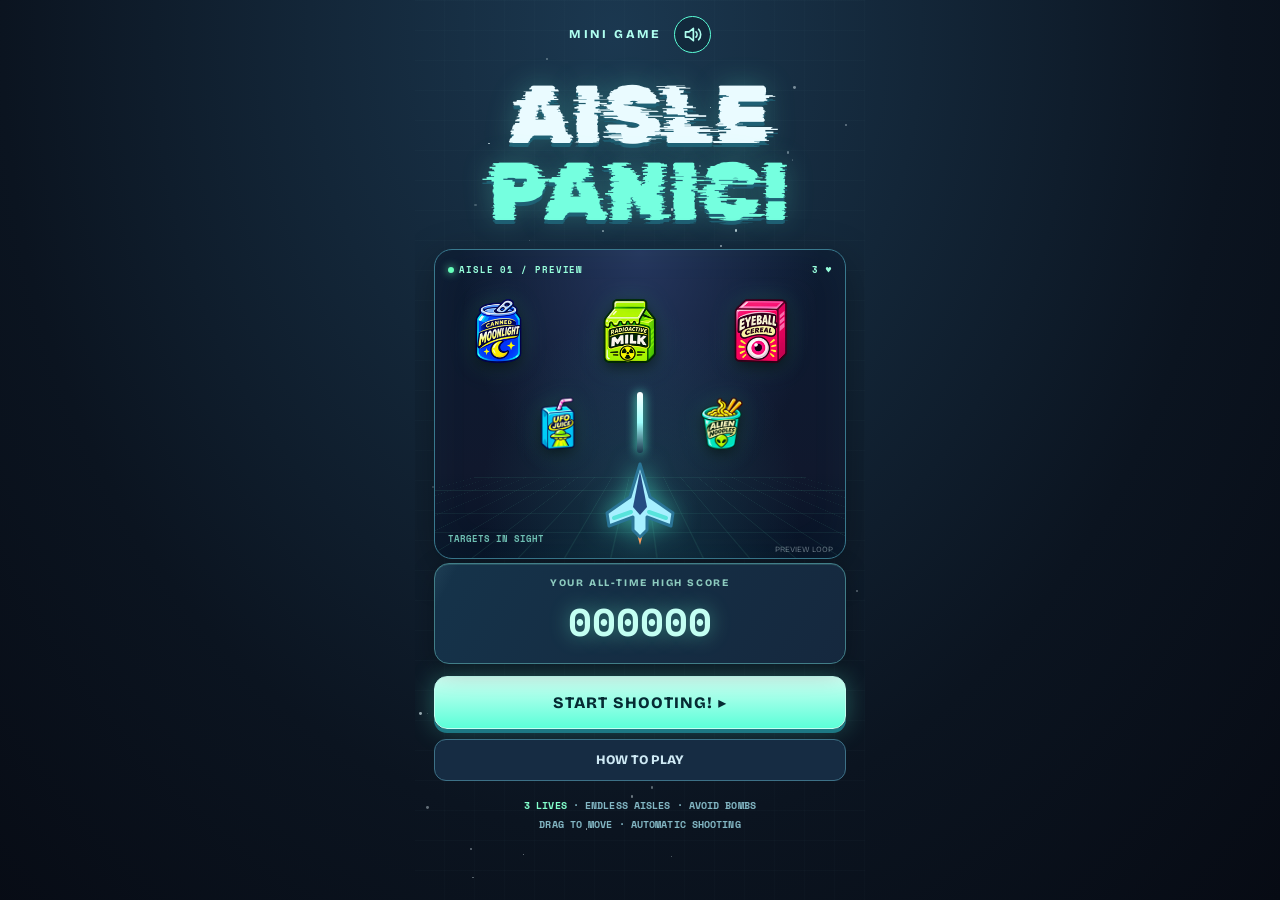
<file: aisle-panic/index.html>
<!doctype html><html lang="en"><head><meta charset="utf-8"><meta name="viewport" content="width=device-width,initial-scale=1,viewport-fit=cover"><meta name="theme-color" content="#0b1420"><title>Aisle Panic! — Nine & Weird</title>
<link rel="preconnect" href="https://fonts.googleapis.com"><link rel="preconnect" href="https://fonts.gstatic.com" crossorigin><link href="https://fonts.googleapis.com/css2?family=Bricolage+Grotesque:opsz,wght@12..96,400;12..96,600;12..96,700;12..96,800&family=Rubik+Glitch&family=Space+Mono:wght@400;700&display=swap" rel="stylesheet">
<style>
:root{color-scheme:dark;--bg:#0b1420;--cyan:#5bffd8;--ice:#eafbff;--pink:#ff5d8f;--gold:#ffcf78}*{box-sizing:border-box}html,body{margin:0;min-height:100%;font-family:'Bricolage Grotesque',system-ui,sans-serif;background:radial-gradient(ellipse at 48% 4%,#1b3850,#0b1420 65%,#070b14);color:var(--ice)}button{font:inherit;cursor:pointer}.app{max-width:450px;min-height:100dvh;position:relative;overflow:hidden;margin:auto;padding:15px 19px 28px;display:flex;flex-direction:column;align-items:center;isolation:isolate}.app:before{content:"";inset:0;position:absolute;z-index:-2;pointer-events:none;background:repeating-linear-gradient(0deg,transparent 0 29px,#b0ffff09 30px),repeating-linear-gradient(90deg,transparent 0 29px,#b0ffff07 30px)}.starfield{position:absolute;inset:0;z-index:-1;pointer-events:none;overflow:hidden}.starfield i{position:absolute;left:var(--x);top:var(--y);width:var(--s);height:var(--s);border-radius:50%;background:var(--ice);opacity:var(--o);animation:starDrift var(--d) linear infinite}.nav{display:flex;justify-content:space-between;align-items:center;width:100%;min-height:39px;gap:9px}.nav button{background:#12293c;border:1px solid #3f7582;border-radius:11px;color:#bfeee9;padding:9px 13px;font-weight:800;font-size:11px;letter-spacing:.02em}.nav .brand{letter-spacing:.16em;font-weight:800;font-size:10px;color:#93cfda}.intro{width:100%;text-align:center;margin-top:15px}.eyebrow{font-size:11px;font-weight:800;letter-spacing:.22em;color:#9dfde7}.pill{border:1px solid #437f85;background:#17344480;color:#acfff2;font-size:10px;letter-spacing:.18em;padding:5px 11px;border-radius:30px;font-weight:800;display:inline-block;margin-top:10px}.title{font-family:'Rubik Glitch',Impact,sans-serif;line-height:.94;font-size:clamp(58px,16vw,82px);font-weight:400;letter-spacing:.018em;margin:15px 0 0;color:#eafbff;text-shadow:0 4px #1f6074,0 0 28px #64ffdc42}.title span{display:block}.title span:last-child{color:#75ffdf;animation:panGlow 4.8s ease-in-out infinite}.tagline{font-size:12px;letter-spacing:.03em;color:#b1d2da;margin:12px 0 0}.scene{position:relative;width:100%;height:clamp(225px,35vh,310px);min-height:220px;margin:8px 0 4px;border:1px solid #39798e;border-radius:18px;overflow:hidden;background:radial-gradient(ellipse at 50% 85%,#205c6a75,transparent 55%),radial-gradient(ellipse at 50% 0%,#25365d,transparent 62%),linear-gradient(180deg,#0d1b31,#10182d 72%,#071326);box-shadow:inset 0 0 45px #6fe9d70b,0 12px 40px #0005}.scene:after{content:"";position:absolute;inset:0;pointer-events:none;background:repeating-linear-gradient(180deg,transparent 0 5px,#fff1 6px,transparent 7px);opacity:.13}.scene .grid{position:absolute;inset:38% -30% -40%;background:linear-gradient(#65ffc82d 1px,transparent 1px),linear-gradient(90deg,#65ffc82d 1px,transparent 1px);background-size:34px 34px;transform:perspective(130px) rotateX(54deg);opacity:.48}.scene .hud{position:absolute;top:13px;left:13px;right:13px;display:flex;align-items:center;justify-content:space-between;font:700 9px 'Space Mono',monospace;color:#98ffdc;letter-spacing:.1em;z-index:4}.live{display:flex;align-items:center;gap:5px}.live:before{content:"";display:block;background:#66ffba;width:6px;height:6px;border-radius:50%;box-shadow:0 0 9px #66ffba;animation:pulse 1.6s infinite}.item{position:absolute;width:clamp(62px,17%,83px);height:auto;aspect-ratio:1;object-fit:contain;filter:drop-shadow(0 5px 8px #000a) drop-shadow(0 0 10px #5bffd82b);animation:bob var(--dur,3.4s) ease-in-out var(--delay,0s) infinite;z-index:2}.item.a{left:7%;top:15%;--dur:3.2s}.item.b{left:39%;top:15%;--dur:3.9s;--delay:-1s}.item.c{left:71%;top:15%;--dur:3.4s;--delay:-2s}.item.d{left:23%;top:47%;width:clamp(55px,14%,70px);--dur:3.7s;--delay:-.5s}.item.e{right:23%;top:47%;width:clamp(55px,14%,70px);--dur:4.1s;--delay:-1.6s}.ship{position:absolute;width:80px;height:83px;bottom:13px;left:50%;transform:translateX(-50%);z-index:3;animation:shipFloat 2.4s ease-in-out infinite;filter:drop-shadow(0 0 12px #51ffdb88)}.ship svg{width:100%;height:100%}.ship .flame{transform-origin:50% 70%;animation:flame .35s ease-in-out infinite alternate}.laser{position:absolute;bottom:105px;left:calc(50% - 3px);width:6px;height:61px;background:linear-gradient(0deg,#5bffd800,#9efffd,#fff);border-radius:8px;z-index:2;box-shadow:0 0 11px #5bffd8;animation:laserFire 2.3s ease-out infinite}.warning{position:absolute;right:28%;top:39%;width:43px;height:43px;display:grid;place-items:center;animation:bombDrop 2.8s ease-in-out infinite;z-index:3}.warning svg{width:100%;height:100%;filter:drop-shadow(0 0 6px #ff5d8f8c)}.warning:before{content:"";position:absolute;inset:-7px;border:1px dashed #ff6b84;border-radius:50%;animation:bombWarn 1.15s infinite}.scene .corner{position:absolute;bottom:13px;left:13px;font:700 9px 'Space Mono';color:#80dcca;opacity:.85}.scorecard{width:100%;background:linear-gradient(125deg,#15334a,#15283e);border:1px solid #417e88;border-radius:15px;padding:13px 16px;text-align:center;box-shadow:inset 0 1px #92ffe225,0 7px 25px #0004;position:relative;overflow:hidden}.scorecard:before{content:"";position:absolute;width:90px;height:140px;top:-35px;left:-90px;background:linear-gradient(90deg,transparent,#baffff20,transparent);transform:rotate(28deg);animation:sweep 6s ease-in-out infinite}.scorecard small{display:block;color:#8dcbbf;font-weight:800;font-size:10px;letter-spacing:.18em}.scorecard strong{display:block;margin-top:3px;font:700 clamp(29px,8vw,39px) 'Space Mono',monospace;color:#c3fff2;text-shadow:0 0 20px #6cffce70}.controls{width:100%;display:grid;gap:10px;margin-top:12px}.primary{border:1.5px solid #c2fff2;color:#052b33;font-weight:800;font-size:16px;letter-spacing:.065em;padding:16px 12px;background:linear-gradient(180deg,#d0fff3,#5bffd8);border-radius:13px;box-shadow:0 4px 0 #1d7884,0 0 26px #5bffd84a;transition:transform .15s,filter .15s;animation:buttonGlow 2.8s ease-in-out infinite}.primary:hover{filter:brightness(1.13)}.primary:active{transform:translateY(3px)}.secondary{background:#162c43;border:1px solid #3d7187;color:#cee9f4;font-size:13px;font-weight:800;border-radius:12px;padding:12px}.footer{margin:15px 0 0;text-align:center;font:700 10px 'Space Mono',monospace;color:#83b7c4;line-height:1.9;letter-spacing:.01em}.footer b{color:#83ffcc}.overlay{position:fixed;inset:0;background:#050b18d9;display:grid;place-items:center;padding:20px;z-index:10;backdrop-filter:blur(6px)}.overlay[hidden]{display:none}.modal{width:min(100%,390px);background:linear-gradient(145deg,#1b3750,#0d1b2c);border:1px solid #65d4ce;border-radius:19px;padding:25px;text-align:center;box-shadow:0 24px 60px #000b}.modal h2{font-family:'Rubik Glitch';font-size:37px;font-weight:400;margin:0 0 18px}.modal p{font-size:14px;line-height:1.7;color:#d1e5ec;text-align:left}.modal .primary{width:100%;margin-top:10px}.modal .hint{color:#91d6ce;font-size:12px;text-align:center}.mocknote{position:absolute;bottom:4px;right:12px;font-size:8px;opacity:.4}.scene .item:not([src]){display:none}
@keyframes starDrift{from{transform:translateY(-12px)}to{transform:translateY(75px)}}@keyframes panGlow{0%,89%,100%{text-shadow:0 4px #1b5a63,0 0 22px #56ffcd47}91%{text-shadow:2px 1px #ff6cb9,-2px 3px #63fff5}92%{text-shadow:-2px 3px #ff6cb9,2px 1px #63fff5}94%{text-shadow:0 4px #1b5a63,0 0 27px #56ffcd90}}@keyframes bob{0%,100%{transform:translateY(0) rotate(-4deg)}50%{transform:translateY(-11px) rotate(4deg)}}@keyframes shipFloat{0%,100%{transform:translate(-50%,0)}50%{transform:translate(-50%,-7px)}}@keyframes flame{to{transform:scaleY(1.3)}}@keyframes laserFire{0%,45%{opacity:0;transform:translateY(24px) scaleY(.5)}48%{opacity:1}70%{opacity:0;transform:translateY(-98px) scaleY(1.3)}100%{opacity:0}}@keyframes bombDrop{0%,100%{transform:translateY(0)}50%{transform:translateY(16px)}}@keyframes bombWarn{0%,100%{opacity:.3;transform:scale(.8)}50%{opacity:1;transform:scale(1.12)}}@keyframes pulse{50%{opacity:.35}}@keyframes buttonGlow{0%,100%{box-shadow:0 4px 0 #1d7884,0 0 18px #5bffd82c}50%{box-shadow:0 4px 0 #1d7884,0 0 27px #5bffd864}}@keyframes sweep{0%,65%,100%{left:-100px}85%{left:120%}}@media(max-height:760px){.intro{margin-top:5px}.title{font-size:clamp(50px,13.6vw,67px);margin-top:9px}.scene{height:235px;min-height:210px}.footer{margin-top:7px}}@media(prefers-reduced-motion:reduce){*,*:before,*:after{animation:none!important;transition:none!important}}
.nw-aisle-minigame-nav{justify-content:center;gap:12px;min-height:38px}.nw-aisle-minigame-nav .brand{font-size:12px;color:#AFFFF0;letter-spacing:.2em}.nw-aisle-minigame-nav .nw-aisle-sound{width:37px;height:37px;display:grid;place-items:center;padding:6px;border-radius:50%;border:1px solid #5BFFD8;background:#12293c;color:#AFFFF0}.nw-aisle-minigame-nav .nw-aisle-sound.is-muted{color:#72959b;border-color:#446771}.nw-aisle-minigame-nav .nw-aisle-sound.is-muted .nw-sound-wave{opacity:0}.intro{margin-top:12px}.title{margin-top:12px;margin-bottom:10px}html,body{scrollbar-width:none!important;-ms-overflow-style:none}html::-webkit-scrollbar,body::-webkit-scrollbar,.app::-webkit-scrollbar{display:none!important;width:0!important;height:0!important}.app{scrollbar-width:none!important}</style></head><body><main class="app"><div class="starfield" id="stars"></div><nav class="nav nw-aisle-minigame-nav"><div class="brand">MINI GAME</div><button type="button" id="sound" class="nw-aisle-sound" aria-label="Sound on" aria-pressed="true" title="Toggle sound"><svg viewBox="0 0 24 24" width="21" height="21" aria-hidden="true" fill="none" stroke="currentColor" stroke-width="1.9" stroke-linecap="round" stroke-linejoin="round"><path d="M4 9v6h4l5 4V5L8 9H4z"/><path class="nw-sound-wave" d="M16 9c1.6 1.6 1.6 4.4 0 6M19 6c3.1 3.1 3.1 8.9 0 12"/></svg></button></nav><section class="intro"><h1 class="title"><span>AISLE</span><span>PANIC!</span></h1></section><section class="scene" aria-label="Animated aircraft and Alien Supermarket items"><div class="grid"></div><div class="hud"><span class="live">AISLE 01 / PREVIEW</span><span>3 ♥</span></div><img class="item a" alt="Canned Moonlight" src="../assets/alien/01_canned_moonlight.png"><img class="item b" alt="Radioactive Milk" src="../assets/alien/02_radioactive_milk.png"><img class="item c" alt="Eyeball Cereal" src="../assets/alien/03_eyeball_cereal.png"><img class="item d" alt="UFO Juice" src="../assets/alien/07_ufo_juice.png"><img class="item e" alt="Alien Noodles" src="../assets/alien/06_alien_noodles.png"><div class="laser"></div><div class="ship"><svg viewBox="0 0 80 83" role="img" aria-label="Fighter aircraft"><path class="flame" d="M34 61L40 83L46 61" fill="#ff9b5b"/><path d="M40 2L50 35L73 51L71 64L47 55L47 68L40 75L33 68L33 55L9 64L7 51L30 35Z" fill="#a7efff" stroke="#2b7597" stroke-width="3" stroke-linejoin="round"/><path d="M40 9L47 45L40 53L33 45Z" fill="#244b82"/><path d="M31 50L14 56M49 50L66 56" stroke="#58e3db" stroke-width="4" stroke-linecap="round"/></svg></div><div class="corner">TARGETS IN SIGHT</div><div class="mocknote">PREVIEW LOOP</div></section><section class="scorecard"><small>YOUR ALL-TIME HIGH SCORE</small><strong id="best">000000</strong></section><section class="controls"><button class="primary" id="start">START SHOOTING! ▸</button><button class="secondary" id="how">HOW TO PLAY</button></section><p class="footer"><b>3 LIVES</b> · ENDLESS AISLES · AVOID BOMBS<br>DRAG TO MOVE · AUTOMATIC SHOOTING</p></main><div class="overlay" id="rules" hidden><section class="modal" role="dialog" aria-modal="true" aria-labelledby="rulesTitle"><h2 id="rulesTitle">HOW TO PLAY</h2><p><b>DRAG</b> to move your aircraft. Your lasers fire automatically.</p><p><b>SHOOT</b> the nine Alien Supermarket products for points and combos.</p><p><b>AVOID BOMBS.</b> Touching or shooting a bomb costs a life.</p><p>You start with <b>3 lives</b>. Rare falling hearts restore one life if you catch them (maximum 5). When your lives run out, you restart at Aisle 1.</p><p><b>SPECIAL AISLES:</b> Grocery Rush, Bonus Aisles, and Bomb Rain mix up the action. Clear an ordinary aisle without damage or shooting a bomb for a Perfect Aisle bonus.</p><button class="primary" id="close">GOT IT!</button></section></div><script>
(()=>{const $=x=>document.getElementById(x),star=$('stars');for(let i=0;i<68;i++){let e=document.createElement('i');e.style.setProperty('--x',Math.random()*100+'%');e.style.setProperty('--y',Math.random()*100+'%');e.style.setProperty('--s',(Math.random()*2+1)+'px');e.style.setProperty('--o',(Math.random()*.55+.2));e.style.setProperty('--d',(Math.random()*12+10)+'s');star.append(e)}function refresh(){let n=0;try{n=Number(localStorage.getItem('nw-aisle-best:'+new URLSearchParams(location.search).get('player'))||0)||0}catch(e){}$('best').textContent=String(n).padStart(6,'0')}refresh();window.addEventListener('focus',refresh);document.addEventListener('visibilitychange',()=>{if(!document.hidden)refresh()});$('how').onclick=()=>{$('rules').hidden=false;$('close').focus()};$('close').onclick=()=>{$('rules').hidden=true;$('how').focus()};$('rules').onclick=e=>{if(e.target===$('rules'))$('rules').hidden=true};document.addEventListener('keydown',e=>{if(e.key==='Escape')$('rules').hidden=true});$('start').onclick=()=>{location.href='play.html?v=5&autostart=1&player='+encodeURIComponent(new URLSearchParams(location.search).get('player')||'guest')};window.addEventListener('message',e=>{if(e.origin===location.origin&&e.source===window.parent&&e.data?.type==='nw-aisle-request-back')window.parent.postMessage({type:'nw-aisle-back'},location.origin)});let sound=true;try{sound=localStorage.getItem('nw-aisle-sound')!=='off'}catch(e){}const updateSound=()=>{$('sound').classList.toggle('is-muted',!sound);$('sound').setAttribute('aria-label',sound?'Sound on':'Sound off');$('sound').setAttribute('aria-pressed',String(sound));$('sound').title=sound?'Sound on':'Sound off'};updateSound();$('sound').onclick=()=>{sound=!sound;try{localStorage.setItem('nw-aisle-sound',sound?'on':'off')}catch(e){}updateSound()};})();
</script></body></html>
</file>
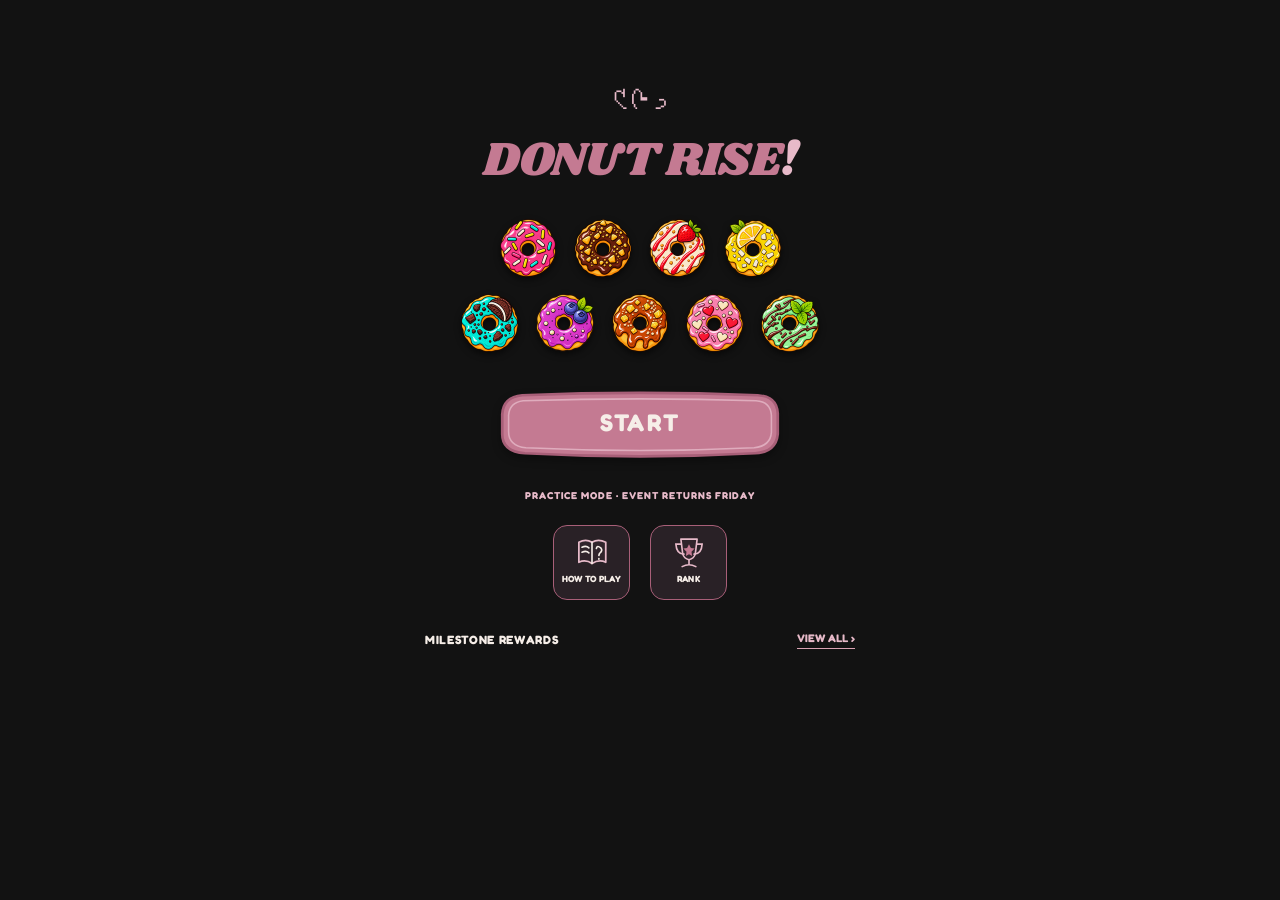
<file: donut-rise/index.html>
<!doctype html>
<html lang="en"><head><meta charset="utf-8"><meta name="viewport" content="width=device-width, initial-scale=1, viewport-fit=cover"><title>Donut Rise! — Nine & Weird Test Event</title>
<link rel="preconnect" href="https://fonts.googleapis.com"><link rel="preconnect" href="https://fonts.gstatic.com" crossorigin><link href="https://fonts.googleapis.com/css2?family=Fredoka:wght@400;500;600;700&family=Shrikhand&family=Space+Mono:wght@400;700&display=swap" rel="stylesheet">
<style>
:root{--pink:#ff7cb1;--cream:#fff4e6;--rose:#d94c88;--dark:#2b1528;--border:#7e4166}*{box-sizing:border-box}html,body{margin:0;min-height:100%;background:#1c1021;color:var(--cream);font-family:Fredoka,system-ui,sans-serif}body{background:radial-gradient(ellipse at 50% 0,#57304e 0%,#2e1933 45%,#1d1124 95%)}.app{max-width:550px;min-height:100dvh;margin:auto;padding:18px 13px 28px;display:flex;flex-direction:column;gap:13px}.topline{display:flex;justify-content:space-between;align-items:center;gap:8px}.tag{font:700 10px 'Space Mono',monospace;letter-spacing:.13em;color:#ffbbd6}.topbuttons{display:flex;gap:7px}.topbuttons button,.smallbutton{border:1px solid #ad638a;background:#4d2947;color:#ffe2ee;border-radius:10px;padding:9px 11px;font-weight:700;cursor:pointer}header{text-align:center}header h1{font-size:clamp(37px,9vw,53px);letter-spacing:.04em;line-height:1;margin:2px 0 6px;color:#ffbad5;text-shadow:3px 4px #62294d,0 0 20px #fa60a25a}header p{margin:0;font-size:12px;color:#eec9dc}.stats{display:grid;grid-template-columns:1fr 1fr 1fr;gap:8px}.stat{border:1px solid #81516d;background:#3e2440bb;border-radius:13px;padding:9px 7px;text-align:center}.stat label{display:block;color:#dbaaC5;font:700 9px 'Space Mono',monospace;letter-spacing:.07em}.stat strong{display:block;font:700 19px 'Space Mono',monospace;color:#fff0e6;margin-top:2px}.progress{height:7px;border-radius:20px;background:#56344b;overflow:hidden;border:1px solid #805270}.progress div{height:100%;width:0;background:linear-gradient(90deg,#ffacd2,#ffdf9f);transition:width .12s linear}.boardwrap{background:linear-gradient(155deg,#583451,#26182e);padding:8px;border:2px solid #ae688f;border-radius:20px;box-shadow:0 12px 35px #0d0518b8,inset 0 0 26px #ffffff0a}.board{--n:8;display:grid;grid-template-columns:repeat(8,minmax(0,1fr));gap:2px;user-select:none;touch-action:none;position:relative}.cell{aspect-ratio:1/1;min-width:0;border-radius:4px;border:1px solid #74435c80;background:#2b1b31;position:relative;display:grid;place-items:center;transition:background .08s,outline .08s}.cell:nth-child(8n + 1){border-left-color:#945d73}.cell.occupied{background:#63354c;border-color:#9f6284}.cell.occupied.alt{background:#76465d}.cell img{width:96%;height:96%;object-fit:contain;pointer-events:none;filter:drop-shadow(0 1px 2px #12081377)}.cell .fallback{font-size:clamp(9px,2.6vw,21px);line-height:1}.cell.special:after{content:'+50';position:absolute;right:-1px;top:-3px;font:700 clamp(4px,1.3vw,8px) 'Space Mono',monospace;color:#372214;background:#ffe297;border-radius:5px;padding:1px 2px;z-index:2;box-shadow:0 0 6px #ffdf94}.cell.selected{outline:2px solid #ffe3a7;outline-offset:-1px;z-index:2}.cell.ghost{background:#90f1c579;outline:1px solid #c6ffdf;z-index:3}.cell.invalid{background:#f3547890;outline:1px solid #ffb4c3}.boardwrap.dragging .occupied{cursor:grabbing}.board .cell.occupied{cursor:grab}.legend{display:flex;justify-content:space-between;gap:8px;color:#eabfd3;font-size:10px;margin:9px 2px 1px}.legend span:last-child{color:#ffdc95}.action{display:grid;grid-template-columns:1fr;gap:9px}.action button{padding:12px;border:1px solid #ef91b5;border-bottom:3px solid #b4477f;background:linear-gradient(#ad4b83,#79355f);border-radius:13px;color:white;font:700 14px Fredoka;cursor:pointer}.action button.secondary{background:#422c43;border-color:#896582;border-bottom-color:#654262}.action button:disabled{opacity:.45}.message{min-height:26px;text-align:center;color:#ffe0a9;font-size:13px;font-weight:600}.rules{border:1px solid #74425b;border-radius:14px;background:#2f1c31;padding:14px 16px;font-size:12px;line-height:1.55;color:#f6d9e6}.rules summary{font-weight:700;font-size:14px;cursor:pointer;color:#ffc3d8}.rules p{margin:8px 0 0}.overlay{position:fixed;inset:0;z-index:10;background:#140a1bd9;display:grid;place-items:center;padding:20px;backdrop-filter:blur(6px)}.overlay[hidden]{display:none}.modal{max-width:380px;width:100%;text-align:center;background:linear-gradient(#5a3052,#2e1b35);border:2px solid #ff94c4;box-shadow:0 0 40px #ff90c33b;border-radius:22px;padding:27px 18px}.modal h2{font-size:32px;color:#ffe0ec;margin:4px 0 10px}.modal p{font-size:14px;color:#ffdcf0;line-height:1.5}.modal button{margin-top:12px;background:#ff98c0;border:0;border-bottom:4px solid #c95089;color:#47203b;border-radius:12px;padding:13px 25px;font:700 17px Fredoka;cursor:pointer}.hint{font-size:11px;color:#dfafc4;text-align:center}.float{position:fixed;z-index:20;pointer-events:none;color:#ffe4a3;font:700 24px Fredoka;text-shadow:0 0 12px #ffc760;animation:fly .9s ease-out forwards}@keyframes fly{to{transform:translateY(-50px) scale(1.15);opacity:0}}@media(max-width:390px){.app{gap:10px;padding:12px 8px 21px}.boardwrap{padding:6px;border-radius:14px}.board{gap:1px}.cell{border-radius:3px}.stat strong{font-size:16px}.legend{font-size:9px}}@media(prefers-reduced-motion:reduce){*,*:after{animation:none!important;transition:none!important}}

/* Matte Hot Pink — actual DOM/CSS game styling, not generated concept art. */
:root{--pink:#e65c91;--cream:#fff4ee;--rose:#ed83aa;--dark:#361b33;--border:#b94f7b}
html,body{background:#e790ad!important;color:#fff5ee;scrollbar-width:none}
html::-webkit-scrollbar,body::-webkit-scrollbar{display:none}
body{background:radial-gradient(ellipse at 12% 2%,#f4acc3 0%,transparent 42%),radial-gradient(ellipse at 95% 75%,#da7e9e,transparent 55%),#e48eab!important}
.app{max-width:510px;padding:16px 15px 24px;gap:12px;min-height:100dvh;background:linear-gradient(170deg,#ed9db7 0%,#de86a4 100%);box-shadow:0 0 45px #5c1e4b22}
.topline{gap:8px}.tag{color:#682c4d;font-size:10px;letter-spacing:.08em}.topbuttons button,.smallbutton{border:1px solid #bc6888;background:#f6bdd0;color:#712a4c;border-radius:12px;padding:8px 10px;box-shadow:0 2px 0 #ad5779;font-size:11px}
header{padding:4px 0 5px}header h1{font-size:clamp(33px,9vw,53px);font-weight:700;color:#fff7ed;text-shadow:0 3px 0 #ad517e,0 7px 16px #8a395f44;margin:1px 0 4px;letter-spacing:.045em}
header h1 .punct{color:#75284e}header p{color:#783350;font-size:12px;font-weight:700;letter-spacing:.04em}
.stats{grid-template-columns:1.2fr 1fr 1fr;gap:8px}.stat{background:#f2bbcb;border:1.5px solid #c87997;border-radius:14px;padding:9px 4px;box-shadow:0 3px 0 #ab55796b}.stat label{color:#923d65;font-size:9px}.stat strong{color:#762d50;font-size:20px;font-weight:700}
.boardwrap{padding:11px 10px 9px;border-radius:23px;border:2px solid #ad547d;background:#7b3659;box-shadow:0 7px 0 #ad5d80,0 19px 28px #6f274b34,inset 0 1px 0 #ffbdd2}
.board{gap:3px}.cell{border:1px solid #a36887;border-radius:8px;background:#53263f;transition:background .13s,box-shadow .13s,transform .13s}.cell:nth-child(8n + 1){border-left-color:#a36887}
.cell.occupied,.cell.occupied.alt{background:var(--group-color,#edabc7);border-color:#ffe1e7;box-shadow:inset 0 1px 1px #fff9,0 2px 0 #4a18394d;border-radius:4px;position:relative}
.cell.occupied.group-first{border-radius:9px 2px 2px 9px;border-right-color:transparent}
.cell.occupied.group-middle{border-radius:2px;border-left-color:transparent;border-right-color:transparent}
.cell.occupied.group-last{border-radius:2px 9px 9px 2px;border-left-color:transparent}
.cell.occupied.group-single{border-radius:9px;border-left-color:#ffe1e7;border-right-color:#ffe1e7}
.cell.occupied img{width:100%;height:100%;padding:2px;filter:drop-shadow(0 2px 2px #53263f55)}
.cell.selected{z-index:4;outline:2px solid #fff1a9;outline-offset:0;box-shadow:0 0 0 2px #fff0aa55,inset 0 1px 1px #fff9}
.cell.ghost{background:#f4d2de!important;outline:2px solid #fff1bb;z-index:4}
.cell.invalid{background:#dd668d!important;outline:2px solid #fce6ec}
.cell.special:after{font-size:clamp(7px,1.9vw,11px);right:0;top:-4px;background:#ffe3ab;color:#733b26;border:1px solid #fff4c7;border-radius:6px;box-shadow:0 1px 5px #9a5c26aa;padding:1px 2px}
.legend{margin:11px 1px 0;align-items:center;gap:4px;color:#ffe2e8;font-weight:700;font-size:9px}.legend span:last-child{white-space:nowrap;color:#ffe9af}.gold-dot{display:inline-block;width:8px;height:8px;background:#ffe19c;border-radius:50%;box-shadow:0 0 6px #ffe4a3}
.message{color:#6e2850;min-height:20px;font-size:13px}.action button{background:#f7c1d3;color:#73314f;border:1px solid #bb6b8c;border-bottom:3px solid #af5a7d}.action button.secondary{background:#f6c0d1;border-color:#c47897;border-bottom-color:#ae597b}.rules{background:#b96086;border:1px solid #eaa9bf;color:#fff5ed}.rules summary{color:#fff1dc}.hint{color:#753b55;font-size:10px;line-height:1.5;margin:0}.overlay{background:#50263dbb}.modal{background:#f2bed0;border:2px solid #fff0e7;box-shadow:0 15px 40px #5b1c3c66}.modal h2,.modal p{color:#792b53}.modal button{background:#dd6593;border-bottom-color:#9c3f68;color:#fffaf6}
@media(max-width:390px){.app{padding:10px 9px 17px;gap:9px}.boardwrap{padding:7px;border-radius:17px}.board{gap:2px}.cell{border-radius:6px}.stat strong{font-size:17px}.legend{font-size:8px}.topbuttons button{font-size:10px;padding:7px 8px}}

/* Restrained game feedback: clean row dissolve and physical piece drops. */
.action{grid-template-columns:repeat(2,minmax(0,1fr))}
.action button{font-size:12px;padding:12px 6px}
.boardwrap{position:relative;overflow:visible}
.board.is-resolving .cell.occupied{cursor:default}
.cell.line-clear{z-index:3!important;background:#f1a6bc!important;border-color:#ffe3ec!important;box-shadow:none!important;animation:cleanRowOut 320ms ease-in both}
.cell.line-clear img,.cell.line-clear .fallback,.cell.line-clear.special:after{animation:cleanDonutOut 320ms ease-in both}
@keyframes cleanRowOut{0%,20%{opacity:1}45%{background:#f5c5d2;opacity:1}100%{opacity:0;transform:scaleY(.25)}}
@keyframes cleanDonutOut{0%,30%{opacity:1;transform:scale(1)}100%{opacity:0;transform:scale(.84)}}
/* Soft landing feedback for donuts after falling. The fall itself is WAAPI position interpolation. */
.cell.just-landed{animation:landSettle 150ms ease-out both}
@keyframes landSettle{0%{filter:brightness(1.07)}100%{filter:brightness(1)}}
.clear-points{position:absolute;top:42%;left:50%;transform:translate(-50%,-50%);z-index:12;white-space:nowrap;color:#fff4ec;background:#7a365c;padding:6px 13px;border:1px solid #e6a2bd;border-radius:10px;font:700 17px Fredoka,system-ui;box-shadow:0 3px 7px #38152e55;pointer-events:none;animation:cleanPoints 850ms ease-out both}
@keyframes cleanPoints{0%{opacity:0;transform:translate(-50%,0)}15%,70%{opacity:1;transform:translate(-50%,-12px)}100%{opacity:0;transform:translate(-50%,-25px)}}
@media(prefers-reduced-motion:reduce){.cell.line-clear,.cell.line-clear img,.cell.just-landed,.clear-points{animation:none!important}}

/* DONUT RISE! — approved matte dusty pink / matte black, no purple UI.
   Scoped to this standalone event; gameplay rules and timing unchanged. */
:root{
 --pink:#C47A92;--cream:#F6EEE8;--rose:#A85F78;
 --dark:#121212;--border:#A85F78;
 --dusty:#C47A92;--deep-rose:#A85F78;--blush:#E7BAC9;
 --black:#121212;--charcoal:#1C1C1C;--warm-cream:#F6EEE8;
}
html,body{background:#121212!important;color:#F6EEE8}
body{background:#121212!important}
.app{
 background:#121212;box-shadow:none;
 color:#F6EEE8;
}
.tag{color:#E7BAC9}
.topbuttons button,.smallbutton{
 background:#262626;color:#F6EEE8;border:1px solid #A85F78;
 border-radius:10px;box-shadow:none;font-family:Fredoka,system-ui,sans-serif;
}
header h1{
 font-family:'Shrikhand',Fredoka,system-ui,sans-serif;
 font-weight:400;letter-spacing:-.025em;
 color:#C47A92;text-shadow:none;
}
header h1 .punct{color:#E7BAC9}
header p{color:#E7BAC9;font-family:Fredoka,system-ui,sans-serif}
.stat{
 background:#1C1C1C;border:1px solid #494044;
 box-shadow:none;color:#F6EEE8;
}
.stat label{color:#E7BAC9;font-family:Fredoka,system-ui,sans-serif}
.stat strong{color:#F6EEE8;font-family:'Space Mono',monospace}
.boardwrap{
 background:#1C1C1C;border:2px solid #A85F78;
 box-shadow:none;
}
.cell,.cell:nth-child(8n + 1){
 background:#232323;border-color:#414141;
}
.cell.occupied,.cell.occupied.alt{
 background:var(--group-color,#E7BAC9);
 border-color:#F6EEE8;box-shadow:none;
}
.cell.occupied.group-single{
 border-left-color:#F6EEE8;border-right-color:#F6EEE8;
}
.cell.occupied img{filter:drop-shadow(0 1px 1px #00000038)}
.cell.selected{
 outline:2px solid #C47A92;outline-offset:-1px;
 box-shadow:inset 0 0 0 1px #121212;
}
.cell.ghost{background:#E7BAC9!important;outline:2px solid #C47A92}
.cell.invalid{background:#C47A9280!important;outline:2px solid #F6EEE8}
.cell.special:after{
 background:#A85F78;color:#F6EEE8;border:1px solid #E7BAC9;
 box-shadow:none;font-family:Fredoka,system-ui,sans-serif;
 font-weight:700;letter-spacing:0;
 border-radius:6px;padding:1px 3px;
}
.legend{color:#E7BAC9}
.legend span:last-child{color:#F6EEE8}
.gold-dot{background:#E7BAC9;box-shadow:none}
.message{color:#E7BAC9;font-family:Fredoka,system-ui,sans-serif}
.action button,.action button.secondary{
 background:#C47A92;color:#121212;
 border:1px solid #A85F78;border-bottom:3px solid #A85F78;
 box-shadow:none;font-family:Fredoka,system-ui,sans-serif;
}
.action button:active,.topbuttons button:active,.modal button:active{
 transform:translateY(1px);
}
.rules{background:#1C1C1C;border:1px solid #A85F78;color:#F6EEE8}
.rules summary{color:#E7BAC9;font-family:Fredoka,system-ui,sans-serif}
.hint{color:#E7BAC9}
.overlay{background:#000000bd}
.modal{
 background:#1C1C1C;border:2px solid #A85F78;
 box-shadow:0 12px 32px #00000066;
}
.modal h2{
 color:#C47A92;font-family:'Shrikhand',Fredoka,system-ui,sans-serif;
 font-weight:400;text-shadow:none;
}
.modal p{color:#F6EEE8}
.modal button{
 background:#C47A92;color:#121212;
 border:1px solid #A85F78;border-bottom:3px solid #A85F78;
 font-family:Fredoka,system-ui,sans-serif;
}
.float{color:#F6EEE8;text-shadow:none}
.progress{background:#262626;border-color:#494044}
.progress div{background:#C47A92}
.cell.line-clear{
 background:#E7BAC9!important;
 border-color:#F6EEE8!important;
 box-shadow:none!important;
}
@keyframes cleanRowOut{
 0%,20%{opacity:1}
 45%{background:#E7BAC9;opacity:1}
 100%{opacity:0;transform:scaleY(.25)}
}
.clear-points{
 background:#1C1C1C;color:#F6EEE8;
 border:1px solid #C47A92;box-shadow:none;
 font-family:Fredoka,system-ui,sans-serif;
}


/* A truly seamless backdrop: one absolutely-positioned rounded panel per donut group.
   Donut hitboxes remain in the original grid, with no folded border bridges. */
.board .cell.occupied,
.board .cell.occupied.alt,
.board .cell.occupied.group-first,
.board .cell.occupied.group-middle,
.board .cell.occupied.group-last,
.board .cell.occupied.group-single,
.board .cell.occupied.selected{
 background:transparent;border:1px solid transparent;border-radius:0;box-shadow:none;outline:none;z-index:1;
}
.board .cell.occupied img{position:relative;z-index:1}
.board .group-tray{
 position:absolute;z-index:0;pointer-events:none;box-sizing:border-box;
 border-radius:13px;background:#744B58;border:1px solid #AF7E8B;
 box-shadow:0 3px 7px #00000032,inset 0 1px 0 #D6A3B035;
}
.board .group-tray.is-selected{
 background:#885767;border-color:#E7BAC9;
 box-shadow:0 4px 10px #00000040,inset 0 1px 0 #E7BAC94D;
}
.board .group-tray.line-clear-tray{animation:cleanRowOut 320ms ease-in both}
@media(prefers-reduced-motion:reduce){.board .group-tray.line-clear-tray{animation:none!important;opacity:0}}

/* Compact Donut Rise controls — only this standalone game page. */
.game-title{padding:3px 0 0}
.game-title h1{font-size:clamp(29px,8vw,48px);margin:1px 0 0;line-height:1.2}
/* Approved Bouncy & Cheeky title: gentle float and playful exclamation pop. */
.game-title h1{display:inline-block;animation:nwDonutTitleFloat 2.8s ease-in-out infinite}
.game-title h1 .punct{display:inline-block;transform-origin:50% 85%;animation:nwDonutTitleBang 2.8s ease-in-out infinite}
@keyframes nwDonutTitleFloat{0%,100%{transform:translateY(0)}50%{transform:translateY(-6px)}}
@keyframes nwDonutTitleBang{0%,27%,80%,100%{transform:rotate(0deg) scale(1)}39%{transform:rotate(15deg) scale(1.18)}52%{transform:rotate(-9deg) scale(1.1)}66%{transform:rotate(0deg) scale(1)}}
@media(prefers-reduced-motion:reduce){.game-title h1,.game-title h1 .punct{animation:none!important}}

.quick-actions{display:grid;grid-template-columns:repeat(4,minmax(0,1fr));gap:7px;margin:0}
.quick-actions button{
 min-width:0;min-height:42px;padding:7px 3px;
 background:#C47A92;color:#121212;border:1px solid #A85F78;
 border-radius:11px;box-shadow:none;
 font:600 clamp(9px,2.25vw,12px)/1.15 Fredoka,system-ui,sans-serif;
 cursor:pointer;text-align:center;white-space:normal;
}
.quick-actions button:active{background:#A85F78;transform:translateY(1px)}
.quick-actions button:focus-visible{outline:2px solid #F6EEE8;outline-offset:2px}
.quick-actions button:disabled{opacity:.6;cursor:not-allowed}
.stats{margin:0}
.boardwrap{margin-top:0}
.message{font-size:12px;min-height:18px;margin:0}
.info-modal{max-width:350px;padding:20px 18px 18px}
.info-modal h2{font-size:26px;margin:0 0 12px}
.info-modal #infobody p{margin:7px 0;line-height:1.4;font-size:13px;color:#F6EEE8}
.info-modal button{margin-top:13px}
@media(max-width:390px){
 .game-title h1{font-size:clamp(27px,8vw,36px)}
 .quick-actions{gap:5px}
 .quick-actions button{padding:7px 2px;font-size:9px;min-height:42px}
 .app{gap:9px}
}




/* Confirm ending a run without sacrificing score or accidentally leaving gameplay. */
#drEndConfirm{background:#120C10CB;backdrop-filter:blur(5px)}
#drEndConfirm .dr-end-confirm{
 border:1px solid #AD7890!important;
 background:linear-gradient(155deg,#40303A,#211C22)!important;
 box-shadow:0 15px 45px #11090B80!important;
 padding:22px 16px!important;
 max-width:360px;
}
#drEndConfirm .dr-end-confirm h2{font:700 clamp(23px,6vw,29px)/1.1 Fredoka,system-ui!important;color:#F6EEE8!important}
#drEndConfirm .dr-end-confirm p{font:500 13px/1.5 Fredoka,system-ui!important;color:#E7BAC9!important}
#drEndConfirm .dr-end-confirm p strong{color:#F6EEE8;font-size:16px}
.dr-end-confirm-actions{display:grid;gap:9px;margin-top:17px}
#drEndConfirm .dr-end-confirm-actions button{
 margin:0!important;min-height:43px!important;padding:9px 14px!important;
 font:700 13px Fredoka,system-ui!important;
 border-radius:12px!important;cursor:pointer;
}
#drContinuePlaying{background:#E7BAC9!important;color:#38232C!important;border:1px solid #F6EEE8!important}
#drConfirmEndRun{background:#30252C!important;color:#F6EEE8!important;border:1px solid #B87C91!important}
#drEndConfirm .dr-end-confirm-actions button:focus-visible{outline:2px solid #F6EEE8;outline-offset:3px}

/* Donut Rise rankings, milestone claims, practice state. */
.dr-event-status{font:700 10px/1.4 Fredoka,system-ui;letter-spacing:.1em;color:#E7BAC9;text-align:center;margin:4px auto}
.dr-milestones-open{display:flex;align-items:center;justify-content:center;gap:12px;width:min(260px,84%);margin:4px auto 5px;min-height:42px;border:1px solid #A85F78;border-radius:12px;background:#252023;color:#F6EEE8;font:700 12px Fredoka;cursor:pointer}
.dr-milestones-open span{color:#E7BAC9;font-size:10px}
.dr-event-modal{max-width:450px!important;max-height:85vh;display:flex;flex-direction:column;gap:9px;padding:16px 12px!important}
.dr-event-modal h2{font-size:clamp(24px,6vw,32px)!important;margin:0!important}
.dr-event-content{overflow-y:auto;overscroll-behavior:contain;min-height:45px;max-height:65vh;padding:2px 5px;scrollbar-width:thin;scrollbar-color:#A85F78 #1C1C1C}
.dr-event-note{font:500 12px/1.45 Fredoka;color:#E7BAC9;margin:5px 0 12px}
.dr-rank-line{display:flex;align-items:center;gap:8px;padding:7px 5px;border-bottom:1px solid #493941;font:600 12px Fredoka;color:#F6EEE8}
.dr-rank-line.is-me{background:#38262E;border-radius:9px}
.dr-rank-place{flex:none;width:26px;color:#E7BAC9;font-weight:700}
.dr-rank-avatar{position:relative;flex:none;width:42px;height:42px}
.dr-rank-avatar img{position:absolute;inset:0;width:100%;height:100%;object-fit:contain}
.dr-rank-name{min-width:0;flex:1;text-align:left;overflow-wrap:anywhere}
.dr-rank-score{font:700 11px 'Space Mono',monospace;color:#F6EEE8;text-align:right}
.dr-event-action{border:1px solid #A85F78!important;border-radius:10px!important;background:#30242B!important;color:#E7BAC9!important;font:700 12px Fredoka!important;padding:8px 12px!important;margin:4px!important;cursor:pointer}
.dr-milestone-line{display:grid;grid-template-columns:34px minmax(0,1fr) auto;gap:7px;align-items:center;padding:9px 4px;border-bottom:1px solid #493941;text-align:left;font-family:Fredoka;color:#F6EEE8}
.dr-milestone-tier{color:#E7BAC9;font-size:12px;font-weight:700}
.dr-milestone-content{display:grid;gap:3px;font-size:11px}
.dr-milestone-content strong{font-size:12px}
.dr-milestone-content small{color:#E7BAC9}
.dr-milestone-line button{margin:0!important;font:700 10px Fredoka!important;padding:6px 8px!important;border-radius:8px!important}
.dr-milestone-line button:disabled{background:#333;color:#C6A8B4;border-color:#58424B}
.dr-prize-line{display:flex;justify-content:space-between;gap:12px;border-bottom:1px solid #493941;padding:10px 5px;text-align:left;font:600 11px/1.4 Fredoka;color:#F6EEE8}
.dr-prize-line b{color:#E7BAC9}
@media(max-width:370px){.dr-rank-line{gap:5px}.dr-rank-avatar{width:35px;height:35px}.dr-rank-score{font-size:10px}}


/* The milestone journey is a reward display (not a wall of buttons). */
.dr-milestone-preview{width:min(100%,440px);margin:7px auto 6px;padding:10px 9px 8px;border-radius:15px;background:linear-gradient(150deg,#30252B,#221B20);border:1px solid #805061;box-shadow:0 6px 18px #180A1022}
.dr-milestone-preview-head{display:flex;justify-content:space-between;align-items:center;gap:8px;margin-bottom:9px;color:#F6EEE8;letter-spacing:.055em;font:700 12px/1.3 Fredoka,system-ui}
.dr-preview-link{background:none!important;border:0!important;border-bottom:1px solid #D9A2B3!important;border-radius:0!important;padding:2px 0!important;margin:0!important;color:#E7BAC9!important;font:700 11px/1.2 Fredoka,system-ui!important;white-space:nowrap;cursor:pointer}
.dr-preview-strip{display:flex;align-items:stretch;gap:8px;overflow-x:auto;overscroll-behavior-x:contain;padding:0 0 9px;scrollbar-width:thin;scrollbar-color:#A85F78 transparent}
.dr-preview-stop{position:relative;flex:0 0 73px;min-height:79px;display:flex;flex-direction:column;align-items:center;justify-content:center;gap:3px;background:#3D2B34;border:1px solid #795162;border-radius:12px;color:#F6EEE8;padding:5px 3px}
.dr-preview-stop.is-earned{border-color:#DDAABB;background:#51313E}
.dr-preview-stop.is-ready{border-color:#F0C4CF;box-shadow:inset 0 0 0 1px #D9A2B3}
.dr-preview-stop small{font:700 10px Fredoka;color:#F6EEE8}
.dr-preview-mark{position:absolute;top:4px;left:5px;font:700 9px Fredoka;color:#E7BAC9}
.dr-preview-prize{display:flex;align-items:center;justify-content:center;flex:1}
.dr-reward-token{display:inline-flex;align-items:center;justify-content:center;gap:5px;min-width:0;color:#F6EEE8;font:700 11px/1.2 Fredoka,system-ui;white-space:nowrap}
.dr-reward-token .dr-reward-art{flex:none;display:grid;place-items:center;width:29px;height:29px}
.dr-reward-token .dr-reward-art img,.dr-reward-token .dr-reward-art svg{display:block;width:100%;height:100%;object-fit:contain}
.dr-reward-token .dr-reward-name{font-size:9px;color:#E7BAC9;white-space:normal}
.dr-reward-token.is-tiny{flex-direction:column;gap:1px}
.dr-reward-token.is-tiny .dr-reward-art{width:27px;height:27px}
.dr-reward-token.is-tiny .dr-reward-name{display:none}
.dr-reward-token.is-tiny b{font-size:10px}
.dr-prize-card{display:flex;align-items:center;gap:9px;border:1px solid #795363;border-radius:13px;background:linear-gradient(130deg,#3A2832,#291F25);margin:7px 0;padding:9px 8px;min-height:63px}
.dr-prize-placement{font:700 13px Fredoka;color:#E7BAC9;flex:none;width:40px;text-align:center}
.dr-prize-items{display:flex;flex:1;flex-wrap:wrap;justify-content:flex-start;gap:7px 10px;align-items:center}
.dr-prize-items .dr-reward-token .dr-reward-art{width:25px;height:25px}
.dr-prize-items .dr-reward-token .dr-reward-name{display:none}
.dr-prize-items .dr-reward-token b{font-size:12px}
.dr-journey-summary{display:flex;flex-direction:column;gap:3px;align-items:center;margin:5px 0 10px;color:#F6EEE8;font:700 12px Fredoka}
.dr-journey-summary strong span{color:#F2C4D1;font-size:15px}
.dr-journey-summary small{color:#E7BAC9;font-size:10px}
.dr-reward-journey{position:relative;display:flex;gap:11px;overflow-x:auto;overflow-y:hidden;scroll-snap-type:x proximity;overscroll-behavior-x:contain;scrollbar-width:thin;scrollbar-color:#A85F78 transparent;padding:10px 9px 14px;margin:0 -1px}
.dr-journey-rail{position:absolute;left:10px;right:10px;top:111px;height:3px;border-radius:3px;background:#8A536C}
.dr-journey-stop{position:relative;z-index:1;scroll-snap-align:center;flex:0 0 112px;display:flex;flex-direction:column;align-items:center;gap:5px;text-align:center;color:#F6EEE8}
.dr-journey-prize{display:flex;align-items:center;justify-content:center;width:104px;height:95px;padding:8px 5px;background:linear-gradient(150deg,#49303C,#2E222A);border:1px solid #845366;border-radius:15px;box-shadow:inset 0 1px 0 #FFFFFF15,0 5px 12px #180A1020}
.dr-journey-prize .dr-reward-token{flex-direction:column;gap:4px}
.dr-journey-prize .dr-reward-art{width:42px;height:42px}
.dr-journey-prize .dr-reward-token b{font-size:13px}
.dr-journey-prize .dr-reward-name{display:none}
.dr-journey-stop.is-ready .dr-journey-prize{border-color:#E7BAC9;box-shadow:0 0 13px #E7BAC930,inset 0 1px 0 #FFFFFF1B}
.dr-journey-stop.is-earned .dr-journey-prize{border-color:#A9788E;background:#3D2E36}
.dr-journey-node{display:grid;place-items:center;width:23px;height:23px;flex:none;background:#8F5770;color:#F6EEE8;border:2px solid #DCA5BA;border-radius:50%;font:700 10px Fredoka}
.dr-journey-stop.is-ready .dr-journey-node,.dr-journey-stop.is-earned .dr-journey-node{background:#E7BAC9;color:#44212F}
.dr-journey-stop>strong{font:700 12px Fredoka;color:#F6EEE8}
.dr-journey-status{font:700 9px Fredoka;color:#BA91A0;min-height:26px;display:grid;place-items:center}
.dr-journey-status.is-claimed{color:#E7BAC9}
.dr-journey-claim{font:700 10px Fredoka,system-ui!important;background:#E7BAC9!important;color:#4C2838!important;padding:5px 11px!important;border:0!important;border-radius:9px!important;margin:0!important;min-height:26px}
.dr-journey-help{margin-top:12px!important;text-align:center}
#drEventOverlay .dr-event-modal{background:linear-gradient(155deg,#402D37,#241C23)!important;border:1px solid #AC7089!important;box-shadow:0 15px 45px #14070D66!important}
#drEventOverlay .dr-event-modal>button{background:#DCA5B8!important;color:#40222F!important;border:1px solid #E8BED0!important;border-radius:11px!important;padding:9px 18px!important;font:700 12px Fredoka!important;align-self:center;min-width:105px;min-height:36px}
#drEventOverlay .dr-event-modal h2{color:#F6EEE8!important}
@media(max-width:370px){.dr-prize-items{gap:5px}.dr-prize-card{padding:8px 5px}.dr-reward-journey{gap:8px}}

/* Hand-drawn Donut Rise landing and gameplay controls */
.dr-landing-tools,.dr-play-tools{display:flex;align-items:flex-start;justify-content:center;gap:clamp(8px,3vw,20px);width:100%;margin:3px 0 2px}
.dr-icon-button{position:relative;display:flex;flex-direction:column;align-items:center;justify-content:flex-start;gap:3px;width:clamp(85px,25vw,110px);min-height:89px;border:1px solid #A85F78;border-radius:14px;background:#292126;color:#F6EEE8;padding:8px 4px 5px;cursor:pointer;font-family:Fredoka,system-ui,sans-serif;-webkit-tap-highlight-color:transparent}
.dr-landing-tools .dr-icon-button{width:77px;min-height:75px;padding:5px 3px 4px}
.dr-icon-art{display:grid;place-items:center;width:43px;height:43px}
.dr-icon-art svg{width:100%;height:100%;overflow:visible}
.dr-landing-tools .dr-icon-art{width:40px;height:40px}
.dr-icon-caption{font-size:clamp(9px,2.6vw,11px);line-height:1.08;font-weight:700;letter-spacing:.02em;text-align:center}
.dr-landing-tools .dr-icon-caption{font-size:9px}
.dr-count{position:absolute;right:5px;top:4px;min-width:26px;border-radius:8px;background:#A85F78;color:#F6EEE8;font:700 10px/1.3 Fredoka,system-ui;text-align:center;padding:2px 3px}
.dr-icon-button:active{transform:translateY(1px)}
.dr-icon-button:focus-visible{outline:2px solid #F6EEE8;outline-offset:2px}
.dr-icon-button.is-active{border-color:#F6EEE8;box-shadow:inset 0 0 0 1px #E7BAC9}
.dr-icon-button.is-active .dr-icon-caption{color:#E7BAC9}
.dr-icon-button.is-active .dr-icon-caption:after{content:" — CANCEL";color:#F6EEE8}
.dr-icon-button:disabled{opacity:.58;cursor:default}
.dr-icon-button.is-animating .dr-booster-art{transform-origin:50% 60%;animation:drBoosterCheeky .56s ease-in-out}
@keyframes drBoosterCheeky{0%,100%{transform:rotate(0)}35%{transform:rotate(-22deg) scale(1.08)}63%{transform:rotate(9deg)}}
.board.dr-target-splitter .cell.occupied,.board.dr-target-evictor .cell.occupied{cursor:crosshair}
.board.dr-target-splitter .cell.occupied:active,.board.dr-target-evictor .cell.occupied:active{filter:brightness(1.12)}
.dr-welcome-items{display:flex;justify-content:center;gap:14px;margin:15px auto}
.dr-welcome-items span{display:flex;flex-direction:column;align-items:center;gap:6px;color:#F6EEE8;font:700 10px/1.2 Fredoka;max-width:125px}
.dr-welcome-items svg{width:66px;height:66px}
#overlay .modal{display:flex;flex-direction:column;align-items:center;gap:8px}
#overlay .modal button{margin-top:3px;min-width:165px}
#leaveGame{background:#282326;color:#F6EEE8;border-color:#A85F78}
@media(max-width:390px){.dr-play-tools{gap:6px}.dr-icon-button{width:30%;min-height:81px;padding:6px 2px 4px}.dr-icon-art{width:38px;height:38px}.dr-icon-caption{font-size:9px}}
@media(prefers-reduced-motion:reduce){.dr-icon-button.is-animating .dr-booster-art{animation:none!important}}

/* Donut Rise landing: scoped, responsive and non-selectable like the game board. */
html,body,.app,.app *{-webkit-user-select:none;user-select:none;-webkit-touch-callout:none}
.app img{-webkit-user-drag:none;user-drag:none}
.dr-landing{display:flex;flex-direction:column;align-items:center;gap:16px;padding:17px 2px 12px;text-align:center;min-height:min(720px,calc(100dvh - 90px));justify-content:center}
.dr-symbol{font:400 27px/1.3 'Fredoka',system-ui,sans-serif;color:#E7BAC9;white-space:nowrap}
.dr-landing-title{padding:0}
.dr-landing-title h1{margin:0}
.dr-donut-showcase{width:100%;max-width:400px;display:flex;flex-direction:column;align-items:center;gap:11px;padding:10px 0;margin:0 auto}
.dr-donut-row{display:flex;justify-content:center;gap:clamp(4px,1.8vw,11px);width:100%}
.dr-donut-card{position:relative;width:clamp(42px,14.5vw,64px);height:clamp(42px,14.5vw,64px);display:grid;place-items:center;isolation:isolate;animation:drShowcaseFloat 3.6s ease-in-out infinite;animation-delay:calc(var(--i) * -0.17s)}
.dr-donut-card img{width:100%;height:100%;object-fit:contain;pointer-events:none;position:relative;z-index:1;filter:drop-shadow(0 3px 3px #0008);animation:drShowcaseWobble 4s ease-in-out infinite,drDonutPop 9s ease-in-out infinite;animation-delay:calc(var(--i) * -0.27s),calc(var(--i) * 1s)}
.dr-donut-card:after{content:"";position:absolute;inset:-10%;z-index:2;pointer-events:none;border-radius:50%;background:radial-gradient(circle,#FFF9F0B8 0%,#E7BAC96D 24%,transparent 67%);mix-blend-mode:screen;opacity:0;animation:drPaparazziFlash 9s ease-out infinite;animation-delay:calc(var(--i) * 1s)}
@keyframes drShowcaseFloat{0%,100%{transform:translateY(0) rotate(-2deg)}50%{transform:translateY(-4px) rotate(2deg)}}
@keyframes drShowcaseWobble{0%,100%{transform:rotate(0deg)}25%{transform:rotate(-5deg)}75%{transform:rotate(5deg)}}
@keyframes drPaparazziFlash{0%,7%,17%,100%{opacity:0;transform:scale(.78)}9%,11%{opacity:.85;transform:scale(1.06)}}
@keyframes drDonutPop{0%,7%,17%,100%{scale:1}10%{scale:1.12}}
.dr-start-button{position:relative;display:grid;place-items:center;width:min(290px,90%);padding:0;border:0;background:none;cursor:pointer;margin:7px 0 4px;color:#F6EEE8;transition:transform .16s ease}
.dr-start-button svg{display:block;width:100%;height:auto;overflow:visible;filter:drop-shadow(0 4px 4px #00000055)}
.dr-start-button span{position:absolute;top:46%;left:50%;transform:translate(-50%,-50%);font:700 24px/1 Fredoka,system-ui,sans-serif;letter-spacing:.09em}
.dr-start-button:hover{transform:translateY(-2px)}
.dr-start-button:active{transform:translateY(2px)}
.dr-start-button:focus-visible{outline:2px solid #F6EEE8;outline-offset:4px;border-radius:17px}
.dr-game-shell{display:flex;flex-direction:column;gap:12px}
.dr-game-shell[hidden],.dr-landing[hidden]{display:none!important}
@media(max-width:390px){.dr-landing{gap:12px;padding:12px 0;min-height:calc(100dvh - 48px)}.dr-donut-showcase{gap:8px}.dr-game-shell{gap:9px}}
@media(prefers-reduced-motion:reduce){.dr-donut-card,.dr-donut-card img,.dr-donut-card:after{animation:none!important}.dr-start-button{transition:none}}

/* A simple line of tiny milestone icons and score labels. No boxed rewards. */
.dr-milestone-preview{background:transparent!important;border:0!important;box-shadow:none!important;padding:6px 0 0!important;margin:6px auto!important}
.dr-milestone-preview-head{margin-bottom:10px!important;padding:0 5px;color:#F6EEE8}
.dr-preview-strip{gap:0!important;padding:2px 0 9px!important;align-items:flex-start}
.dr-preview-stop{position:relative;flex:0 0 77px!important;min-height:101px!important;display:flex;flex-direction:column;gap:3px;align-items:center;justify-content:flex-start;padding:0 2px!important;background:none!important;border:0!important;box-shadow:none!important;border-radius:0!important}
.dr-preview-stop:before{content:"";position:absolute;top:11px;left:50%;right:-50%;height:2px;background:#8D576F;z-index:0}
.dr-preview-stop:last-child:before{display:none}
.dr-preview-mark{position:relative!important;top:auto!important;left:auto!important;z-index:1;display:grid;place-items:center;width:24px;height:24px;background:#3C2C35;border:2px solid #A86F87;border-radius:50%;font:700 10px Fredoka;color:#E7BAC9}
.dr-preview-stop.is-earned .dr-preview-mark,.dr-preview-stop.is-ready .dr-preview-mark{background:#E7BAC9;border-color:#F6EEE8;color:#40242E}
.dr-preview-prize{flex:none!important;display:grid;place-items:center;height:33px!important;width:49px}
.dr-preview-prize .dr-reward-token .dr-reward-art{width:20px!important;height:20px!important}
.dr-preview-prize .dr-reward-token b{font-size:10px!important}
.dr-preview-stop>strong{font:700 10px Fredoka;color:#F6EEE8;white-space:nowrap}
.dr-preview-stop>small{font:700 8px Fredoka!important;color:#BA9FA9}
.dr-preview-stop.is-earned>small,.dr-preview-stop.is-ready>small{color:#E7BAC9}
.dr-reward-journey{position:relative;display:flex;align-items:flex-start;gap:0!important;overflow-x:auto;overflow-y:hidden;scrollbar-width:thin;scrollbar-color:#A85F78 transparent;padding:9px 0 15px!important;margin:0!important;scroll-snap-type:x proximity}
.dr-journey-rail{left:40px!important;right:40px!important;top:21px!important;height:2px!important;background:#89556B!important}
.dr-journey-stop{position:relative;flex:0 0 89px!important;gap:5px!important;display:flex;align-items:center;flex-direction:column;background:none!important;border:0!important;box-shadow:none!important;padding:0!important}
.dr-journey-stop:first-of-type,.dr-journey-stop:last-of-type{z-index:1}
.dr-journey-node{display:grid!important;place-items:center;position:relative;z-index:2;background:#392A34!important;border:2px solid #A57489!important;color:#E7BAC9!important;width:24px!important;height:24px!important;font:700 10px Fredoka!important}
.dr-journey-stop.is-earned .dr-journey-node,.dr-journey-stop.is-ready .dr-journey-node{background:#E7BAC9!important;border-color:#F6EEE8!important;color:#392631!important}
.dr-journey-prize{width:72px!important;height:43px!important;padding:1px!important;display:grid!important;place-items:center!important;background:none!important;border:0!important;box-shadow:none!important;border-radius:0!important}
.dr-journey-prize .dr-reward-token.is-tiny{gap:1px!important}
.dr-journey-prize .dr-reward-art{width:25px!important;height:25px!important}
.dr-journey-prize .dr-reward-token b{font:700 11px Fredoka!important}
.dr-journey-stop>strong{font:700 11px Fredoka!important;white-space:nowrap}
.dr-journey-status{font:700 9px Fredoka!important;min-height:17px!important;display:block!important;color:#B99AA8}
.dr-journey-status.is-claimed{color:#E7BAC9!important}

</style></head><body><main class="app">
<section class="dr-landing" id="drLanding" aria-label="Donut Rise introduction">
 <div class="dr-symbol" aria-hidden="true">𑣲ᢉ𐭩</div>
 <header class="game-title dr-landing-title"><h1>DONUT RISE<span class="punct">!</span></h1></header>
 <div class="dr-donut-showcase" aria-label="Nine donuts">
  <div class="dr-donut-row" id="drDonutRowTop"></div>
  <div class="dr-donut-row" id="drDonutRowBottom"></div>
 </div>
 <button type="button" id="drStartButton" class="dr-start-button" aria-label="Start Donut Rise">
  <svg viewBox="0 0 320 84" aria-hidden="true" focusable="false">
   <path d="M30 8 Q160 3 290 8 Q311 9 312 28 L312 51 Q310 71 287 72 Q160 79 33 72 Q8 70 8 51 L8 29 Q9 10 30 8Z" fill="#C47A92" stroke="#A85F78" stroke-width="3"/>
   <path d="M31 14 Q160 10 288 14 Q304 15 305 30 L305 49 Q304 64 286 66 Q160 72 34 66 Q15 64 15 48 L15 30 Q16 16 31 14Z" fill="none" stroke="#E7BAC9" stroke-width="1.7" opacity=".78"/>
  </svg>
  <span>START</span>
 </button>
 <div class="dr-event-status" id="drEventStatus">LOADING EVENT STATUS…</div>
 <nav class="dr-landing-tools" aria-label="Donut Rise information"><button type="button" id="drLandingHelp" class="dr-icon-button dr-help" aria-label="HOW TO PLAY"><span class="dr-icon-art"><svg viewBox="0 0 64 64" aria-hidden="true"><path d="M32 18Q22 12 11 18L11 50Q22 45 32 52Q43 45 54 50V18Q42 12 32 18Z" fill="#30242B" stroke="#E7BAC9" stroke-width="2.8" stroke-linejoin="round"/><path d="M32 18V52M16 26Q23 23 27 27M16 34Q23 31 27 35M39 28Q40 22 46 27Q50 31 44 36L43 39M43 44v1" fill="none" stroke="#F6EEE8" stroke-width="2.6" stroke-linecap="round"/></svg></span><span class="dr-icon-caption">HOW TO PLAY</span></button><button type="button" id="drLandingRank" class="dr-icon-button dr-rank" aria-label="RANK"><span class="dr-icon-art"><svg viewBox="0 0 64 64" aria-hidden="true"><path d="M19 13H45L42 37Q40 44 32 46Q24 44 22 37Z" fill="#30242B" stroke="#E7BAC9" stroke-width="2.6" stroke-linejoin="round"/><path d="M19 21H11Q12 37 24 37M45 21H53Q52 37 40 37M32 46v8M21 57Q32 51 43 57" fill="none" stroke="#E7BAC9" stroke-width="2.6" stroke-linecap="round"/><path d="M32 21l3 6 6 1-5 5 1 7-5-3-5 3 1-7-5-5 6-1z" fill="#C47A92"/></svg></span><span class="dr-icon-caption">RANK</span></button></nav>
 <section class="dr-milestone-preview" aria-label="Donut Rise milestone rewards">
  <div class="dr-milestone-preview-head"><strong>MILESTONE REWARDS</strong><button type="button" id="drMilestonesOpen" class="dr-preview-link">VIEW ALL ›</button></div>
  <div id="drMilestonePreview" class="dr-preview-strip" aria-live="polite"></div>
 </section>
</section>
<section class="dr-game-shell" id="drGameShell" hidden>
<header class="game-title"><h1>DONUT RISE<span class="punct">!</span></h1></header>
<div class="stats"><div class="stat"><label>SCORE</label><strong id="score">0000</strong></div><div class="stat"><label>LINES</label><strong id="lines">0</strong></div><div class="stat"><label>MOVES</label><strong id="countdown">0</strong></div></div>

<div class="boardwrap" id="wrap"><div class="board" id="board" aria-label="8-column by 10-row donut board"></div></div>
<nav class="dr-play-tools" aria-label="Donut Rise boosters"><button type="button" id="drSplitter" class="dr-icon-button dr-splitter" aria-label="SUGAR SPLITTER"><span class="dr-icon-art"><svg viewBox="0 0 64 64" aria-hidden="true"><g class="dr-booster-art"><path d="M25 21L44 53Q48 59 52 55L53 52L34 17" fill="#A85F78" stroke="#E7BAC9" stroke-width="2.5" stroke-linejoin="round"/><path d="M13 16Q24 6 35 17L41 28Q25 26 19 40Q12 31 13 16Z" fill="#F6EEE8" stroke="#C47A92" stroke-width="2.8" stroke-linejoin="round"/><path d="M18 18Q25 13 30 18M44 47l5-3" fill="none" stroke="#E7BAC9" stroke-width="2.1" stroke-linecap="round"/></g></svg></span><span class="dr-icon-caption">SUGAR SPLITTER</span><span class="dr-count">×<b>0</b></span></button><button type="button" id="drEvictor" class="dr-icon-button dr-evictor" aria-label="DONUT EVICTOR"><span class="dr-icon-art"><svg viewBox="0 0 64 64" aria-hidden="true"><g class="dr-booster-art"><path d="M12 27Q7 24 7 33Q8 39 14 37L22 36L44 48Q48 50 48 44L47 17Q47 12 43 15L22 26Z" fill="#C47A92" stroke="#E7BAC9" stroke-width="2.5" stroke-linejoin="round"/><path d="M17 38L23 55Q27 59 31 54L34 50L28 39" fill="#A85F78" stroke="#E7BAC9" stroke-width="2.5" stroke-linejoin="round"/><path d="M42 21Q45 31 43 42M54 24Q60 32 54 40" fill="none" stroke="#F6EEE8" stroke-width="2.8" stroke-linecap="round"/></g></svg></span><span class="dr-icon-caption">DONUT EVICTOR</span><span class="dr-count">×<b>0</b></span></button><button type="button" id="drPlayHelp" class="dr-icon-button dr-help" aria-label="HOW TO PLAY"><span class="dr-icon-art"><svg viewBox="0 0 64 64" aria-hidden="true"><path d="M32 18Q22 12 11 18L11 50Q22 45 32 52Q43 45 54 50V18Q42 12 32 18Z" fill="#30242B" stroke="#E7BAC9" stroke-width="2.8" stroke-linejoin="round"/><path d="M32 18V52M16 26Q23 23 27 27M16 34Q23 31 27 35M39 28Q40 22 46 27Q50 31 44 36L43 39M43 44v1" fill="none" stroke="#F6EEE8" stroke-width="2.6" stroke-linecap="round"/></svg></span><span class="dr-icon-caption">HOW TO PLAY</span></button></nav>
<div class="message" id="message" role="status" aria-live="polite">Slide a donut block sideways.</div>
</section>
</main>
<div class="overlay" id="infooverlay" hidden>
 <div class="modal info-modal" role="dialog" aria-modal="true" aria-labelledby="infotitle">
  <h2 id="infotitle"></h2>
  <div id="infobody"></div>
  <button type="button" id="infoclose">CLOSE</button>
 </div>
</div>
<div class="overlay" id="drEndConfirm" hidden>
 <div class="modal dr-end-confirm" role="dialog" aria-modal="true" aria-labelledby="drEndConfirmTitle">
  <h2 id="drEndConfirmTitle">END THIS RUN?</h2>
  <p>Your current score is <strong id="drEndCurrentScore">0</strong>. Ending this run will open Game Over and submit your score if the event is live.</p>
  <div class="dr-end-confirm-actions">
   <button type="button" id="drContinuePlaying">CONTINUE PLAYING</button>
   <button type="button" id="drConfirmEndRun">END RUN</button>
  </div>
 </div>
</div>
<div class="overlay" id="drEventOverlay" hidden><div class="modal dr-event-modal" role="dialog" aria-modal="true" aria-labelledby="drEventTitle"><h2 id="drEventTitle">DONUT RISE!</h2><div id="drEventBody" class="dr-event-content"></div><button type="button" id="drEventClose">CLOSE</button></div></div>
<div class="overlay" id="drWelcome" hidden><div class="modal dr-welcome-card"><h2>YOUR FREE BOOSTERS!</h2><p>One of each to get you started. They're safely stored in Inventory.</p><div class="dr-welcome-items"><span><svg viewBox="0 0 64 64" aria-hidden="true"><g class="dr-booster-art"><path d="M25 21L44 53Q48 59 52 55L53 52L34 17" fill="#A85F78" stroke="#E7BAC9" stroke-width="2.5" stroke-linejoin="round"/><path d="M13 16Q24 6 35 17L41 28Q25 26 19 40Q12 31 13 16Z" fill="#F6EEE8" stroke="#C47A92" stroke-width="2.8" stroke-linejoin="round"/><path d="M18 18Q25 13 30 18M44 47l5-3" fill="none" stroke="#E7BAC9" stroke-width="2.1" stroke-linecap="round"/></g></svg><b>SUGAR SPLITTER ×1</b></span><span><svg viewBox="0 0 64 64" aria-hidden="true"><g class="dr-booster-art"><path d="M12 27Q7 24 7 33Q8 39 14 37L22 36L44 48Q48 50 48 44L47 17Q47 12 43 15L22 26Z" fill="#C47A92" stroke="#E7BAC9" stroke-width="2.5" stroke-linejoin="round"/><path d="M17 38L23 55Q27 59 31 54L34 50L28 39" fill="#A85F78" stroke="#E7BAC9" stroke-width="2.5" stroke-linejoin="round"/><path d="M42 21Q45 31 43 42M54 24Q60 32 54 40" fill="none" stroke="#F6EEE8" stroke-width="2.8" stroke-linecap="round"/></g></svg><b>DONUT EVICTOR ×1</b></span></div><button type="button" id="drWelcomeClose">AWESOME!</button></div></div>
<div class="overlay" id="overlay" hidden><div class="modal"><h2 id="overlaytitle">GAME OVER!</h2><p id="overlaytext">The donuts reached the top.</p><button id="again">PLAY AGAIN</button><button type="button" id="leaveGame">LEAVE GAME</button></div></div>
<script>
(()=>{'use strict';
const COLS=8,ROWS=10,files=['01_pink_sprinkles.png','02_chocolate_crunch.png','03_strawberry_drizzle.png','04_lemon_coconut.png','05_aqua_cookies.png','06_blueberry.png','07_caramel_crunch.png','08_heart_candy.png','09_mint_chocolate.png'];
const art=files.map(f=>'../assets/donuts/'+f);
const $=id=>document.getElementById(id);const board=$('board'),wrap=$('wrap'),message=$('message'),landing=$('drLanding'),gameShell=$('drGameShell');let grid=[],groups=new Map(),nextId=1,score=0,lines=0,moves=0,running=true,paused=false,selected=null,drag=null,hover=null,busy=false;
const rnd=(a,b)=>Math.floor(a+Math.random()*(b-a+1));const empty=()=>Array.from({length:ROWS},()=>Array(COLS).fill(null));
function announce(str){message.textContent=str;}
function groupRow(id){for(let r=0;r<ROWS;r++){let c=grid[r].indexOf(id);if(c>=0)return {r,c};}return null}
// Each donut artwork always represents one block length.
const LENGTH_ART=[[0,1,2],[3,4],[5,6],[7,8]];
function donutForLength(len){const choices=LENGTH_ART[len-1];return choices[rnd(0,choices.length-1)]}
function seedGroup(r,c,len,donut=null,specialAt=-1){let id=nextId++;const kind=donut===null?donutForLength(len):donut;let ds=Array.from({length:len},(_,i)=>({type:kind,special:i===specialAt}));groups.set(id,{len,donuts:ds});for(let j=0;j<len;j++)grid[r][c+j]=id;return id}
function initial(){
 // Two demonstration rows that leave space to practice sideways movement.
 seedGroup(ROWS-2,0,4);seedGroup(ROWS-2,6,2,null,1); // 4-00-2
 seedGroup(ROWS-1,0,1);seedGroup(ROWS-1,3,3);seedGroup(ROWS-1,6,2); // 1-00-3-2
}
// Single-donut blocks are scarce: exactly one in every 3–4 generated rows.
// These counters only affect newly generated rows, not the opening tutorial board.
let drGeneratedRows=0,drNextSingleRow=rnd(3,4);
// Scattered difficulty: 50% three separated blocks, 35% two widely
// separated blocks, 15% a more forgiving two-block layout.
// A single-donut block still occurs exactly once every 3–4 generated rows.
// Eight cells impose a real constraint: three separated 2+ blocks must be 2-2-2.
function generateRow(){
 drGeneratedRows++;
 const allowSingle=drGeneratedRows===drNextSingleRow;
 if(allowSingle)drNextSingleRow+=rnd(3,4);
 const roll=Math.random();
 const blockCount=roll<.50?3:2;
 const forgiving=roll>=.85;
 // Enumerate legal block sizes and gap widths rather than hoping a random
 // combination fits. All blocks remain intact and every internal gap is >= 1.
 const layouts=[];
 function enumerate(lengths,slotsLeft,cellsLeft){
  if(!slotsLeft){
   const free=COLS-lengths.reduce((sum,n)=>sum+n,0);
   if(free<blockCount-1)return;
   function gaps(index,remaining,result){
    if(index===blockCount+1){
     if(remaining!==0)return;
     // For two-block rows, prefer awkward internal gaps. The forgiving
     // forgiving 15% permits a small one-cell gap instead.
     const inner=result.slice(1,-1);
     if(!forgiving&&blockCount===2&&inner[0]<2)return;
     layouts.push({lengths:[...lengths],gaps:[...result]});
     return;
    }
    const min=(index>0&&index<blockCount)?1:0;
    for(let n=min;n<=remaining;n++)gaps(index+1,remaining-n,[...result,n]);
   }
   gaps(0,free,[]);
   return;
  }
  const sizes=allowSingle&&!lengths.includes(1)?[1,2,3,4]:[2,3,4];
  for(const len of sizes){
   if(len>cellsLeft)continue;
   enumerate([...lengths,len],slotsLeft-1,cellsLeft-len);
  }
 }
 enumerate([],blockCount,COLS);
 // Scheduled single rows are built using exactly one length-1 block.
 const choices=layouts.filter(option=>option.lengths.filter(n=>n===1).length===(allowSingle?1:0));
 if(!choices.length)throw Error('No valid scattered donut row');
 const selected=choices[rnd(0,choices.length-1)];
 const row=Array(COLS).fill(null);
 let col=selected.gaps[0];
 for(let i=0;i<selected.lengths.length;i++){
  const len=selected.lengths[i],id=nextId++,kind=donutForLength(len);
  const donuts=Array.from({length:len},()=>({type:kind,special:Math.random()<.085}));
  groups.set(id,{len,donuts});
  for(let k=0;k<len;k++)row[col+k]=id;
  col+=len+selected.gaps[i+1];
 }
 return row;
}
function cleanGroups(){const alive=new Set(grid.flat().filter(v=>v!==null));for(const id of groups.keys())if(!alive.has(id))groups.delete(id)}
// Whole strips fall under gravity if EVERY square directly beneath the strip is empty.
// They never split into individual donuts, and stop if any column is supported.
function settleGroups(){
 let moved=false,passes=0;
 do{
  moved=false;
  const positions=[];
  for(const id of groups.keys()){
   const p=groupRow(id);if(p)positions.push({id,...p});
  }
  // Bottom-up lets upper groups drop into space freed by lower groups.
  positions.sort((a,b)=>b.r-a.r||a.c-b.c);
  for(const {id} of positions){
   const pos=groupRow(id),g=groups.get(id);
   if(!pos||!g)continue;
   let bottom=pos.r;
   while(bottom<ROWS-1){
    let space=true;
    for(let k=0;k<g.len;k++){
     const other=grid[bottom+1][pos.c+k];
     if(other!==null&&other!==id){space=false;break;}
    }
    if(!space)break;
    bottom++;
   }
   if(bottom!==pos.r){
    for(let k=0;k<g.len;k++){grid[pos.r][pos.c+k]=null;grid[bottom][pos.c+k]=id;}
    moved=true;
   }
  }
  if(moved)cleanGroups();
 }while(moved&&++passes<ROWS*ROWS);
}
const nap=ms=>new Promise(done=>setTimeout(done,ms));
function fullRows(){const rows=[];for(let r=0;r<ROWS;r++)if(grid[r].every(id=>id!==null))rows.push(r);return rows}
function snapshotPositions(){
 const old=new Map();
 for(const id of groups.keys()){
  const pos=groupRow(id);if(pos)old.set(id,pos);
 }
 return old;
}
async function animateBoardMovement(before){
 // Move actual blocks from prior grid positions to their new coordinates.
 // This also handles the physical downshift of rows after a full line disappears.
 render();
 if(window.matchMedia('(prefers-reduced-motion: reduce)').matches)return;
 const sample=board.querySelector('.cell');if(!sample)return;
 const style=getComputedStyle(board);
 const stepX=sample.getBoundingClientRect().width+(parseFloat(style.columnGap)||0);
 const stepY=sample.getBoundingClientRect().height+(parseFloat(style.rowGap)||0);
 const animations=[];
 for(const [id,pos] of before){
  const after=groupRow(id);
  if(!after)continue;
  const dx=(pos.c-after.c)*stepX,dy=(pos.r-after.r)*stepY;
  if(!dx&&!dy)continue;
  const duration=Math.min(680,Math.max(260,260+Math.abs(after.r-pos.r)*78));
  const cells=board.querySelectorAll('.cell[data-id="'+id+'"],.group-tray[data-id="'+id+'"]');
  cells.forEach(el=>{
   el.style.zIndex=el.classList.contains('group-tray')?'4':'5';
   const keyframes=[
    {transform:'translate('+dx+'px,'+dy+'px)'},
    {transform:'translate('+dx*.18+'px,'+dy*.18+'px)',offset:.79},
    {transform:'translate(0px,0px)',offset:1}
   ];
   const animation=el.animate(keyframes,{duration,easing:'cubic-bezier(.34,.01,.28,1)',fill:'both'});
   animations.push(animation.finished.catch(()=>{}));
  });
 }
 if(animations.length)await Promise.all(animations);
}
async function dropWithMotion(){
 const before=snapshotPositions();
 settleGroups();
 await animateBoardMovement(before);
}
async function showLineEffect(rows,combo){
 // Only full rows are allowed to use this animation; nothing else changes.
 render();
 for(const r of rows){
  board.querySelectorAll('.cell[data-r="'+r+'"]').forEach(el=>el.classList.add('line-clear'));
  board.querySelectorAll('.group-tray[data-r="'+r+'"]').forEach(el=>el.classList.add('line-clear-tray'));
 }
 announce(combo===1?'FULL LINE!':'COMBO ×'+combo+'!');
 await nap(window.matchMedia('(prefers-reduced-motion: reduce)').matches?90:340);
}
async function clearLines(combo=1,full=fullRows()){
 if(!full.length)return 0;
 let specialCount=0;
 // Score only the actual occupied cells of 100%-complete 8-donut rows.
 for(const r of full){for(let c=0;c<COLS;c++){
  const id=grid[r][c],g=groups.get(id),pos=groupRow(id);
  if(g&&pos&&g.donuts[c-pos.c]?.special)specialCount++;
 }}
 const before=snapshotPositions();
 const remaining=grid.filter((_,r)=>!full.includes(r));
 grid=Array.from({length:full.length},()=>Array(COLS).fill(null)).concat(remaining);
 const points=(full.length*100+specialCount*50)*combo;
 const previousScore=score;
 score+=points;lines+=full.length;cleanGroups();selected=null;
 drQueueCheckpoint(previousScore);
 announce((combo>1?'COMBO ×'+combo+'! ':'')+full.length+' FULL LINE'+(full.length>1?'S':'')+'! +'+points);
 await animateBoardMovement(before);
 const f=document.createElement('div');f.className='clear-points';f.textContent=(combo>1?'COMBO ×'+combo+'  ':'')+'+'+points;
 wrap.append(f);setTimeout(()=>f.remove(),1050);
 return full.length;
}
async function resolveBoard(){
 let combo=1;
 for(let i=0;i<ROWS;i++){
  await dropWithMotion();
  const full=fullRows();
  if(!full.length)break;
  await showLineEffect(full,combo);
  await clearLines(combo,full);
  combo++;
 }
 await dropWithMotion();
}
function rise(){
 if(!running||paused)return;
 if(grid[0].some(v=>v!==null)){end();return;}
 grid.shift();grid.push(generateRow());selected=null;cleanGroups();
 render();
 if(running)announce('A NEW ROW ROSE FROM BELOW ↑');
}
function locAtPoint(x,y){const el=document.elementFromPoint(x,y)?.closest('.cell');if(!el||!board.contains(el))return null;return {r:+el.dataset.r,c:+el.dataset.c}}
function canMove(id,r,c){
 const g=groups.get(id),pos=groupRow(id);
 if(!g||!pos||r!==pos.r||c<0||c+g.len>COLS||c===pos.c)return false;
 // Horizontal slide must be unobstructed along its entire path, not a teleport.
 const direction=c>pos.c?1:-1;
 for(let step=pos.c+direction;direction>0?step<=c:step>=c;step+=direction){
  for(let k=0;k<g.len;k++){
   const cell=grid[r][step+k];
   if(cell!==null&&cell!==id)return false;
  }
 }
 return true;
}
async function replenishEmptyBoard(){
 // When every block has been cleared, introduce exactly one new bottom row.
 // A no-op tap does not trigger this, because only successful moves resolve.
 if(grid.some(row=>row.some(id=>id!==null)))return false;
 grid[ROWS-1]=generateRow();
 cleanGroups();
 render();
 announce('BOARD CLEARED! A NEW ROW ARRIVES');
 await resolveBoard();
 return true;
}
async function move(id,r,c){
 if(!running||paused||busy||!canMove(id,r,c))return false;
 busy=true;wrap.classList.add('is-resolving');
 try{
  const pos=groupRow(id),g=groups.get(id);
  for(let k=0;k<g.len;k++)grid[pos.r][pos.c+k]=null;
  for(let k=0;k<g.len;k++)grid[r][c+k]=id;
  selected=null;hover=null;moves++;
  render();
  await resolveBoard();
  if(running){
   // If the whole board clears, replenish once instead of pushing an extra row.
   const refilled=await replenishEmptyBoard();
   if(!refilled){
    rise();
    // Newly generated bottom rows may complete a line or trigger a cascade.
    if(running)await resolveBoard();
    if(running)await replenishEmptyBoard();
   }
  }
  return true;
 }finally{busy=false;wrap.classList.remove('is-resolving');render()}
}
function reportFrameHeight(){
 // Same-origin parent uses this to size the iframe to the full 10-row board.
 // ResizeObserver tracks font loading, board sizing and help-panel expansion.
 try{
  const height=Math.ceil(Math.max(document.documentElement.scrollHeight,document.body.scrollHeight));
  if(height>0&&window.parent!==window)window.parent.postMessage({type:'nw-donut-rise-height',height},location.origin);
 }catch{}
}
function buildGroupTrays(){
 const trays=document.createDocumentFragment();
 for(const [id,g] of groups){
  const pos=groupRow(id);
  if(!pos)continue;
  const first=board.querySelector('.cell[data-r="'+pos.r+'"][data-c="'+pos.c+'"]');
  const last=board.querySelector('.cell[data-r="'+pos.r+'"][data-c="'+(pos.c+g.len-1)+'"]');
  if(!first||!last)continue;
  const tray=document.createElement('div');
  tray.className='group-tray';
  tray.dataset.id=id;tray.dataset.r=pos.r;
  tray.style.left=first.offsetLeft+'px';
  tray.style.top=first.offsetTop+'px';
  tray.style.width=(last.offsetLeft+last.offsetWidth-first.offsetLeft)+'px';
  tray.style.height=first.offsetHeight+'px';
  trays.append(tray);
 }
 board.prepend(trays);
}
function render(){const frag=document.createDocumentFragment();for(let r=0;r<ROWS;r++)for(let c=0;c<COLS;c++){const id=grid[r][c],el=document.createElement('div');el.className='cell';el.dataset.r=r;el.dataset.c=c;if(id!==null){const g=groups.get(id),pos=groupRow(id),offset=c-pos.c,d=g.donuts[offset];el.classList.add('occupied');el.dataset.id=id;if(id%2)el.classList.add('alt');el.classList.add('group-'+(offset===0?'first':offset===g.len-1?'last':'middle'));if(g.len===1)el.classList.add('group-single');el.style.setProperty('--group-color', ['#D99AAE','#E7BAC9','#D49AA6','#E4B7AF','#E1B7B9','#DDA7B8','#E8BDB1','#F0BFC9','#D1A2A9'][d.type]);if(d.special)el.classList.add('special');const img=new Image();img.src=art[d.type];img.alt='';img.draggable=false;img.onerror=()=>{img.remove();const t=document.createElement('span');t.className='fallback';t.textContent='🍩';el.append(t)};el.append(img)}if(hover){const len=groups.get(hover.id)?.len||0;if(r===hover.r&&c>=hover.c&&c<hover.c+len)el.classList.add(hover.valid?'ghost':'invalid')}frag.append(el)}board.replaceChildren(frag);buildGroupTrays();requestAnimationFrame(reportFrameHeight);$('score').textContent=String(score).padStart(4,'0');$('lines').textContent=lines;$('countdown').textContent=moves;updateBoosterButtons()}


const drThresholds=[1000,2000,3000,6000,8000,10000,12000,14000,16000,20000,22000,24000,26000,28000,30000];
const drRewards=[['diamonds',50],['diamonds',50],['diamonds',50],['diamonds',50],['diamonds',50],['diamonds',50],['splitter',1],['diamonds',50],['diamonds',50],['diamonds',50],['evictor',1],['diamonds',100],['splitter',1],['diamonds',100],['diamonds',100]];
const drRankRewards=[
 {diamonds:2000,splitter:2,evictor:2},{diamonds:1500,splitter:2,evictor:1},
 {diamonds:1000,splitter:1,evictor:1},{diamonds:700,splitter:0,evictor:1},
 {diamonds:500,splitter:1,evictor:0},{diamonds:200,splitter:0,evictor:0}
];
let drLive=false,drRunSeq=0,drRunId=null,drOverStats=null,drModalView=null,drModalPrevious=null,drMilestoneState=null;
const drSessions=new Map();
let drSavePending=0,drSaveMessage='';
function drSaveStatus(){
 const label=$('drEventStatus');if(!label)return;
 label.textContent=(drSavePending||[...drSessions.values()].some(r=>r.finished&&!r.submitted))?'SAVING SCORE…':drSaveMessage||(
  drLive?'EVENT LIVE · FRI–SUN':'PRACTICE MODE · EVENT RETURNS FRIDAY');
}
function drQueueCheckpoint(previousScore){
 if(!running||!drLive||score<1000||!drThresholds.some(points=>previousScore<points&&score>=points))return;
 const entry=drSessions.get(drRunSeq);
 if(!entry||entry.finished)return;
 entry.pendingCheckpoint={score,lines,moves};
 drSendCheckpoint(drRunSeq);
}
function drSendCheckpoint(seq){
 const entry=drSessions.get(seq);
 if(!entry||!entry.runId||entry.inFlight||entry.finished||!entry.pendingCheckpoint)return;
 const stats=entry.pendingCheckpoint;
 entry.pendingCheckpoint=null;
 entry.inFlight=true;
 drSignal({type:'nw-dr-checkpoint',seq,runId:entry.runId,...stats});
}
function drSubmitSession(seq){
 const entry=drSessions.get(seq);
 if(!entry||!entry.runId||!entry.finished||entry.submitted)return;
 entry.submitted=true;drSavePending++;drSaveMessage='';
 drSaveStatus();
 drSignal({type:'nw-dr-finish',seq,runId:entry.runId,...entry.finished});
}
const drEsc=v=>String(v??'').replace(/[&<>"']/g,ch=>({'&':'&amp;','<':'&lt;','>':'&gt;','"':'&quot;',"'":'&#39;'}[ch]));
const drFmt=v=>Number(v||0).toLocaleString();
function drBeginRun(){
 drRunSeq++;drRunId=null;drOverStats=null;
 drSessions.set(drRunSeq,{runId:null,finished:null,submitted:false,inFlight:false,pendingCheckpoint:null});
 drSignal({type:'nw-dr-start',seq:drRunSeq});
}
function drFinishRun(){
 const entry=drSessions.get(drRunSeq);
 if(entry&&!entry.finished){
  entry.finished={score,lines,moves};
  drSaveStatus();
  drSubmitSession(drRunSeq);
 }
}
// Reuse the actual small icons already drawn for Donut Rise gameplay and currency.
function drRewardIcon(kind){
 if(kind==='diamonds')return '<img class="dr-reward-gem" src="../assets/currency/diamond.png" alt="Diamonds">';
 const button=$(kind==='splitter'?'drSplitter':'drEvictor');
 const svg=button?.querySelector('.dr-icon-art svg');
 return svg?svg.outerHTML:'';
}
function drRewardToken(kind,amount,compact=false){
 const name=kind==='diamonds'?'Diamonds':kind==='splitter'?'Sugar Splitter':'Donut Evictor';
 return '<span class="dr-reward-token'+(compact?' is-tiny':'')+'" title="'+drEsc(name)+'">'+
  '<span class="dr-reward-art" aria-hidden="true">'+drRewardIcon(kind)+'</span>'+
  '<b>×'+drFmt(amount)+'</b><span class="dr-reward-name">'+name+'</span></span>';
}
function drPreviewMilestones(state){
 drMilestoneState=state||drMilestoneState;
 const best=Math.max(0,Number(drMilestoneState?.best)||0);
 const claimed=new Set((drMilestoneState?.claimed||[]).map(Number));
 const strip=$('drMilestonePreview');
 if(!strip)return;
 strip.innerHTML=drThresholds.map((points,i)=>{
  const done=claimed.has(i+1),ready=best>=points;
  const [kind,qty]=drRewards[i];
  return '<div class="dr-preview-stop '+(done?'is-earned':ready?'is-ready':'is-locked')+'" aria-label="Milestone '+(i+1)+', '+drFmt(points)+' points, '+(done?'claimed':ready?'reached':'locked')+'">'+
   '<span class="dr-preview-mark">'+(done?'✓':i+1)+'</span>'+
   '<span class="dr-preview-prize">'+drRewardToken(kind,qty,true)+'</span>'+
   '<strong>'+drFmt(points)+'</strong>'+
   '<small>'+(done?'CLAIMED':ready?'REACHED':'LOCKED')+'</small></div>';
 }).join('');
}
function drOpenModal(view){
 if(view==='rewards'&&drModalView==='rank')drModalPrevious='rank';
 else if(view!=='rewards')drModalPrevious=null;
 drModalView=view;$('drEventOverlay').hidden=false;
 $('drEventTitle').textContent=view==='rank'?'LEADERBOARD':view==='rewards'?'RANK REWARDS':'MILESTONES';
 $('drEventBody').innerHTML='<p class="dr-event-note">LOADING…</p>';
 $('drEventClose').textContent=view==='rewards'&&drModalPrevious==='rank'?'BACK TO RANK':'BACK';
 if(view==='rewards')drRenderRewards();
 else drSignal({type:view==='rank'?'nw-dr-rank':'nw-dr-milestones'});
 requestAnimationFrame(reportFrameHeight);
}
function drRenderRewards(){
 $('drEventBody').innerHTML='<p class="dr-event-note">FRIDAY–SUNDAY · TOP 10 REWARDS</p>'+
 drRankRewards.map((reward,i)=>{
  const parts=[drRewardToken('diamonds',reward.diamonds)];
  if(reward.splitter)parts.push(drRewardToken('splitter',reward.splitter));
  if(reward.evictor)parts.push(drRewardToken('evictor',reward.evictor));
  return '<article class="dr-prize-card"><span class="dr-prize-placement">'+
   (i===5?'#6–10':'#'+(i+1))+'</span><div class="dr-prize-items">'+parts.join('')+'</div></article>';
 }).join('');
}
function drRenderRank(rows,state){
 if(drModalView!=='rank')return;
 const body=$('drEventBody'),best=Number(state?.best)||0;
 if(drLive&&best<1000){body.innerHTML='<p class="dr-event-note">'+(drSavePending||[...drSessions.values()].some(r=>r.finished&&!r.submitted)?'Saving your latest run…':'Reach 1,000 points in one run to unlock the leaderboard.')+'</p><button class="dr-event-action" data-prizes>VIEW REWARDS</button>';body.querySelector('[data-prizes]').onclick=()=>drOpenModal('rewards');return}
 const all=Array.isArray(rows)?rows:[];
 body.innerHTML='<p class="dr-event-note">'+(drLive?'FRIDAY–SUNDAY · HIGHEST SINGLE-RUN SCORE':'PRACTICE MODE · LAST EVENT RESULTS')+'</p><button class="dr-event-action" data-prizes>VIEW REWARDS</button>'+
 (all.length?all.map(r=>{
  const avatar=/^[a-z0-9_/-]+\.png$/i.test(r.avatar||'')?'../'+r.avatar:'../growing/assets/01_gloop.png';
  const frame=/^(usual|weird|monthly-(10|25|50|100|150|200))$/.test(r.frame||'')?r.frame:'usual';
  const frameUrl=frame==='usual'?'../frames/nw-free-usual.png?v=42':frame==='weird'?'../frames/nw-free-weird.png?v=42':'../frames/nw-'+frame+'.png';
  return '<div class="dr-rank-line'+(r.is_me?' is-me':'')+'"><span class="dr-rank-place">#'+Number(r.place)+'</span><span class="dr-rank-avatar"><img src="'+drEsc(avatar)+'" alt=""><img src="'+drEsc(frameUrl)+'" alt=""></span><span class="dr-rank-name">'+drEsc(r.username)+(r.is_me?' (YOU)':'')+'</span><span class="dr-rank-score">'+drFmt(r.score)+'</span></div>';
 }).join(''):'<p class="dr-event-note">No leaderboard entries yet.</p>');
 body.querySelector('[data-prizes]').onclick=()=>drOpenModal('rewards');
}
function drRenderMilestones(state){
 drMilestoneState=state||drMilestoneState||{};
 drPreviewMilestones(drMilestoneState);
 if(drModalView!=='milestones')return;
 const best=Math.max(0,Number(drMilestoneState.best)||0);
 const claimed=new Set((drMilestoneState.claimed||[]).map(Number));
 $('drEventBody').innerHTML='<div class="dr-journey-summary"><strong>BEST RUN <span>'+drFmt(best)+'</span></strong>'+
  '<small>'+(drLive?'FRIDAY–SUNDAY · AUTOMATIC REWARDS':'PRACTICE MODE · EVENT PROGRESS PAUSED')+'</small></div>'+
  '<div class="dr-reward-journey" tabindex="0" role="region" aria-label="Donut Rise 15 milestone reward track">'+
  '<div class="dr-journey-rail" aria-hidden="true"></div>'+
  drThresholds.map((points,i)=>{
   const done=claimed.has(i+1),ready=best>=points;
   const [kind,qty]=drRewards[i];
   return '<div class="dr-journey-stop '+(done?'is-earned':ready?'is-ready':'is-locked')+'" aria-label="Milestone '+(i+1)+' at '+drFmt(points)+' points, '+(done?'claimed':ready?'reached':'locked')+'">'+
    '<span class="dr-journey-node">'+(done?'✓':i+1)+'</span>'+
    '<span class="dr-journey-prize">'+drRewardToken(kind,qty,true)+'</span>'+
    '<strong>'+drFmt(points)+'</strong>'+
    '<span class="dr-journey-status'+(done?' is-claimed':'')+'">'+(done?'CLAIMED':ready?'REACHED':'LOCKED')+'</span>'+
    '</div>';
  }).join('')+'</div>'+
  '<p class="dr-event-note dr-journey-help">Swipe sideways to see all 15 milestones. Rewards are credited automatically as you score.</p>';
 const rail=$('drEventBody').querySelector('.dr-reward-journey');
 const target=rail?.querySelector('.dr-journey-stop.is-ready')||rail?.querySelector('.dr-journey-stop.is-locked');
 if(target&&rail)rail.scrollLeft=Math.max(0,target.offsetLeft-(rail.clientWidth-target.offsetWidth)/2);
}
function drCloseModal(){
 if(drModalView==='rewards'&&drModalPrevious==='rank'){
  drModalPrevious=null;drOpenModal('rank');return;
 }
 drModalPrevious=null;drModalView=null;$('drEventOverlay').hidden=true;requestAnimationFrame(reportFrameHeight);
}
window.addEventListener('message',event=>{
 if(event.origin!==location.origin||event.source!==window.parent)return;
 const data=event.data||{};
 if(data.type==='nw-dr-session'){
  const entry=drSessions.get(data.seq);
  if(entry){entry.runId=data.run_id||null;
   if(data.seq===drRunSeq)drRunId=entry.runId;
   if(!data.live)drSessions.delete(data.seq);
   else{
    drLive=true;
    if(data.seq===drRunSeq&&score>=1000&&running){
     entry.pendingCheckpoint={score,lines,moves};
    }
    drSendCheckpoint(data.seq);
    drSubmitSession(data.seq);
   }
   drSaveStatus();
  }
 }
 else if(data.type==='nw-dr-checkpoint-saved'){
  const entry=drSessions.get(data.seq);
  if(entry){entry.inFlight=false;drSendCheckpoint(data.seq);}
  drPreviewMilestones(data.state);
  drRenderMilestones(data.state);
  if(drModalView==='rank')drSignal({type:'nw-dr-rank'});
 }
 else if(data.type==='nw-dr-finished'){
  if(drSessions.has(data.seq))drSessions.delete(data.seq);
  drSavePending=Math.max(0,drSavePending-1);
  drSaveMessage=data.result?.accepted?'SCORE SAVED · '+drFmt(data.result.best??data.result.score):'SCORE NOT SAVED';
  drSaveStatus();
  drPreviewMilestones(data.state);
  if(drModalView==='rank')drSignal({type:'nw-dr-rank'});
  if(data.seq===drRunSeq&&data.result?.rank_unlocked)announce('Your best run was recorded!');
 }
 else if(data.type==='nw-dr-rank-data')drRenderRank(data.rows,data.state);
 else if(data.type==='nw-dr-milestone-data'){drPreviewMilestones(data.state);drRenderMilestones(data.state);}
 else if(data.type==='nw-dr-milestone-claimed'){drPreviewMilestones(data.state);drRenderMilestones(data.state);drSignal({type:'nw-dr-ready'})}
 else if(data.type==='nw-dr-event-error'){
  if(data.command==='nw-dr-start'){
   drSessions.delete(data.seq);
   if(data.seq===drRunSeq){drRunId=null;drOverStats=null;}
  }
  if(data.command==='nw-dr-checkpoint'){
   const entry=drSessions.get(data.seq);
   if(entry){entry.inFlight=false;entry.pendingCheckpoint=null;}
   if(!gameShell.hidden)announce('Could not sync milestone progress: '+(data.message||'Connection unavailable'));
  }
  if(data.command==='nw-dr-finish'){
   const entry=drSessions.get(data.seq);
   if(entry){entry.submitted=false;drSavePending=Math.max(0,drSavePending-1)}
   drSaveMessage='SCORE NOT SAVED · RETRY';
   drSaveStatus();
   if(!gameShell.hidden)announce('Could not save score. Return to the landing screen to retry.');
  }
  if(['nw-dr-rank','nw-dr-milestones','nw-dr-claim'].includes(data.command)&&drModalView){
   const el=$('drEventBody');if(el)el.insertAdjacentHTML('afterbegin','<p class="dr-event-note">'+drEsc(data.message||'Could not load event data')+'</p>');
  }
  if(data.command==='nw-dr-finish')announce('Could not save event score: '+(data.message||'Unknown error'));
 }
});

/* Parent-owned cloud Inventory bridge. No booster stock is stored locally here. */
let drBalances={splitter:0,evictor:0},drLoaded=false,activeBooster=null,drRequest=0,drPending=null;
function drSignal(message){if(window.parent!==window)window.parent.postMessage(message,location.origin)}
function updateBoosterButtons(){
 for(const kind of ['splitter','evictor']){
  const btn=$(kind==='splitter'?'drSplitter':'drEvictor');
  if(!btn)return;
  const active=activeBooster===kind;
  btn.classList.toggle('is-active',active);
  btn.setAttribute('aria-pressed',String(active));
  btn.disabled=busy||!running||!drLoaded||drBalances[kind]<=0;
  btn.querySelector('.dr-count b').textContent=drLoaded?drBalances[kind]:'…';
 }
 board.classList.toggle('dr-target-splitter',activeBooster==='splitter');
 board.classList.toggle('dr-target-evictor',activeBooster==='evictor');
}
function cancelBooster(){activeBooster=null;updateBoosterButtons()}
function toggleBooster(kind){
 if(busy||!running||!drLoaded)return;
 if(activeBooster===kind){cancelBooster();announce('Booster cancelled.');return}
 if(!drBalances[kind]){announce('No '+(kind==='splitter'?'Sugar Splitters':'Donut Evictors')+' left in Inventory.');return}
 activeBooster=kind;hover=null;drag=null;
 updateBoosterButtons();announce(kind==='splitter'?'Tap a connected block of 2–4 donuts to split it.':'Tap any donut to evict every donut of its type.');
}
window.addEventListener('message',event=>{
 if(event.origin!==location.origin||event.source!==window.parent)return;
 const data=event.data||{};
 if(data.type==='nw-dr-state'){
  drLive=!!data.live;drSaveStatus();
  drSignal({type:'nw-dr-milestones'});
  drLoaded=true;drBalances={splitter:Math.max(0,Number(data.splitter)||0),evictor:Math.max(0,Number(data.evictor)||0)};
  updateBoosterButtons();
  if(data.awarded){$('drWelcome').hidden=false;requestAnimationFrame(reportFrameHeight)}
 }else if(['nw-dr-spent','nw-dr-error'].includes(data.type)){
  if(data.type==='nw-dr-spent'){
   drBalances={splitter:Math.max(0,Number(data.splitter)||0),evictor:Math.max(0,Number(data.evictor)||0)};
   updateBoosterButtons();
  }
  if(drPending&&data.requestId===drPending.id){
   const pending=drPending;drPending=null;
   if(data.type==='nw-dr-spent')pending.resolve();else pending.reject(Error(data.message||'Booster unavailable.'));
  }else if(data.type==='nw-dr-error'&&!data.requestId){announce(data.message||'Could not sync booster Inventory.')}
 }
});
function drSpend(kind){
 return new Promise((resolve,reject)=>{
  if(drPending){reject(Error('Another booster is still syncing.'));return}
  if(window.parent===window){reject(Error('Open Donut Rise from Nine & Weird to use Inventory boosters.'));return}
  const id=++drRequest;
  drPending={id,resolve,reject};
  drSignal({type:'nw-dr-spend',requestId:id,item:'dr_'+kind});
 });
}
function drSplitGroup(id){
 const p=groupRow(id),group=groups.get(id);
 if(!p||!group||group.len<2||group.len>4)return false;
 for(let k=0;k<group.len;k++){
  const single=nextId++;
  groups.set(single,{len:1,donuts:[{...group.donuts[k]}]});
  grid[p.r][p.c+k]=single;
 }
 groups.delete(id);return true;
}
function drEvictType(type){
 let removed=0;
 // Each surviving horizontal segment gets its own group so gravity stays valid.
 for(const [id,group] of [...groups]){
  const p=groupRow(id);if(!p)continue;
  const original=group.donuts.map(d=>({...d}));
  if(!original.some(d=>d.type===type))continue;
  for(let k=0;k<original.length;k++){grid[p.r][p.c+k]=null;if(original[k].type===type)removed++}
  groups.delete(id);
  let k=0;
  while(k<original.length){
   if(original[k].type===type){k++;continue}
   const start=k,segment=[];
   while(k<original.length&&original[k].type!==type)segment.push(original[k++]);
   const replacement=nextId++;
   groups.set(replacement,{len:segment.length,donuts:segment});
   for(let j=0;j<segment.length;j++)grid[p.r][p.c+start+j]=replacement;
  }
 }
 return removed;
}
async function drUseBooster(r,c){
 const kind=activeBooster;
 if(!kind||busy||!running||grid[r][c]===null)return;
 const id=grid[r][c],group=groups.get(id),pos=groupRow(id);
 if(!group||!pos)return;
 if(kind==='splitter'&&(group.len<2||group.len>4)){announce('Choose a connected block of 2–4 donuts.');return}
 const selectedType=group.donuts[c-pos.c]?.type;
 if(kind==='evictor'&&!Number.isInteger(selectedType))return;
 busy=true;cancelBooster();wrap.classList.add('is-resolving');updateBoosterButtons();
 try{
  await drSpend(kind);
  // The board cannot change while waiting for an atomic cloud deduction.
  if(kind==='splitter')drSplitGroup(id);
  else drEvictType(selectedType);
  const button=$(kind==='splitter'?'drSplitter':'drEvictor');
  button.classList.add('is-animating');setTimeout(()=>button.classList.remove('is-animating'),600);
  render();await resolveBoard(); // Normal completed rows earn their normal score.
  announce(kind==='splitter'?'SUGAR SPLITTER! Pieces set free.':'DONUT EVICTOR! All matching donuts cleared.');
  // Deliberately no rise(), no replenishEmptyBoard() and no moves++.
 }catch(error){announce(error.message||'Booster could not be used. Your board is unchanged.')}
 finally{busy=false;wrap.classList.remove('is-resolving');render()}
}

// Keep interaction purely drag-to-move. Prevent native text/image selection and
// release pointer state cleanly on cancel/lost capture.
board.addEventListener('dragstart',e=>e.preventDefault());
board.addEventListener('selectstart',e=>e.preventDefault());
board.addEventListener('contextmenu',e=>e.preventDefault());
board.addEventListener('pointerdown',e=>{
 if(!running||paused||busy||e.button!==0||drag)return;
 const pos=locAtPoint(e.clientX,e.clientY);if(!pos)return;
 const id=grid[pos.r][pos.c];if(id===null)return;
 e.preventDefault();
 if(activeBooster){void drUseBooster(pos.r,pos.c);return;}
 const start=groupRow(id);if(!start)return;
 selected=null;hover=null;
 drag={id,pointerId:e.pointerId,offset:pos.c-start.c,sx:e.clientX,sy:e.clientY,moved:false};
 wrap.classList.add('dragging');
 try{board.setPointerCapture(e.pointerId)}catch{}
});
function dragTarget(e){
 if(!drag||drag.pointerId!==e.pointerId)return null;
 const pos=groupRow(drag.id);if(!pos)return null;
 const sample=board.querySelector('.cell');if(!sample)return null;
 const style=getComputedStyle(board),step=sample.getBoundingClientRect().width+(parseFloat(style.columnGap)||0);
 const delta=Math.round((e.clientX-drag.sx)/Math.max(1,step));
 return {r:pos.r,c:Math.max(0,Math.min(COLS-groups.get(drag.id).len,pos.c+delta))};
}
function clearDragState(){
 drag=null;hover=null;selected=null;wrap.classList.remove('dragging');
}
board.addEventListener('pointermove',e=>{
 if(!drag||e.pointerId!==drag.pointerId||!running||paused||busy)return;
 e.preventDefault();
 const target=dragTarget(e);if(!target)return;
 if(Math.abs(e.clientX-drag.sx)>7)drag.moved=true;
 if(drag.moved){
  const valid=canMove(drag.id,target.r,target.c);
  if(!hover||hover.c!==target.c||hover.valid!==valid){hover={...target,id:drag.id,valid};render()}
 }
});
board.addEventListener('pointerup',e=>{
 if(!drag||e.pointerId!==drag.pointerId)return;
 e.preventDefault();
 const id=drag.id,target=dragTarget(e),moved=drag.moved;
 clearDragState();
 try{if(board.hasPointerCapture(e.pointerId))board.releasePointerCapture(e.pointerId)}catch{}
 if(moved&&target){
  if(!canMove(id,target.r,target.c))announce('That space is occupied. Slide into another gap.');
  else {void move(id,target.r,target.c);return;}
 }
 if(!busy)render();
});
board.addEventListener('pointercancel',e=>{if(drag?.pointerId===e.pointerId){clearDragState();if(!busy)render()}});
board.addEventListener('lostpointercapture',e=>{if(drag?.pointerId===e.pointerId){clearDragState();if(!busy)render()}});
function end(reason='full'){
 if(!running)return;
 running=false;paused=false;drFinishRun();
 $('drEndConfirm').hidden=true;
 $('overlay').hidden=false;
 $('overlaytitle').textContent='GAME OVER!';
 $('overlaytext').textContent=(reason==='quit'?'You ended this run. Final score: ':'The donuts reached the top. Final score: ')+score+' · Lines cleared: '+lines+' · Moves: '+moves;
 render();
}
function reset(){
 if(busy)return;
 grid=empty();groups=new Map();nextId=1;drGeneratedRows=0;drNextSingleRow=rnd(3,4);score=0;lines=0;moves=0;running=true;paused=false;selected=null;drag=null;hover=null;
 initial();settleGroups();$('overlay').hidden=true;announce('Slide a group sideways; every valid move adds a new row!');render();
}
// Separate lightweight overlay for the four-button header.
const infoOverlay=$('infooverlay');
function closeInfo(){infoOverlay.hidden=true}
function showInfo(title,body){
 $('infotitle').textContent=title;
 $('infobody').replaceChildren();
 const lines=Array.isArray(body)?body:[body];
 for(const line of lines){const p=document.createElement('p');p.textContent=line;$('infobody').append(p)}
 infoOverlay.hidden=false;
 $('infoclose').focus();
}
function buildLandingDonuts(){
 const top=$('drDonutRowTop'),bottom=$('drDonutRowBottom');
 top.replaceChildren();bottom.replaceChildren();
 art.forEach((src,i)=>{
  const holder=document.createElement('div');
  holder.className='dr-donut-card';holder.style.setProperty('--i',i);
  const img=new Image();img.src=src;img.alt='';img.draggable=false;
  img.onerror=()=>{img.remove();const fallback=document.createElement('span');fallback.textContent='🍩';fallback.setAttribute('aria-hidden','true');holder.append(fallback)};
  holder.append(img);(i<4?top:bottom).append(holder);
 });
}
function showLanding(){
 if(!gameShell.hidden&&running)return; // Never discard a live run without confirmation.
 running=false;cancelBooster();landing.hidden=false;gameShell.hidden=true;
 $('drEndConfirm').hidden=true;
 drSaveStatus();requestAnimationFrame(reportFrameHeight);
}
function drAskEndRun(){
 if(landing.hidden===false||!running)return;
 if(busy){announce('Complete this move before ending your run.');return}
 $('drEndCurrentScore').textContent=drFmt(score);
 $('drEndConfirm').hidden=false;
 $('drContinuePlaying').focus();
}
function drContinueRun(){
 $('drEndConfirm').hidden=true;
 requestAnimationFrame(reportFrameHeight);
}
function drConfirmEnd(){
 if($('drEndConfirm').hidden||!running)return;
 if(busy){drContinueRun();return}
 end('quit');
}
function startGameplay(){
 cancelBooster();landing.hidden=true;gameShell.hidden=false;
 reset();drBeginRun();
 requestAnimationFrame(reportFrameHeight);
}
$('drStartButton').onclick=startGameplay;
$('drLandingHelp').onclick=showHowToPlay;
$('drPlayHelp').onclick=showHowToPlay;
$('drLandingRank').onclick=()=>drOpenModal('rank');
$('drMilestonesOpen').onclick=()=>drOpenModal('milestones');
$('drEventClose').onclick=drCloseModal;
$('drContinuePlaying').onclick=drContinueRun;
$('drConfirmEndRun').onclick=drConfirmEnd;
// Return to the screen immediately above the current Donut Rise screen.
// The parent app Back button calls this instead of always opening the main menu.
window.nwDonutRiseNavigateBack=()=>{
 if(!$('drEventOverlay').hidden){drCloseModal();return true;}
 if(!infoOverlay.hidden){closeInfo();return true;}
 if(!$('drWelcome').hidden){$('drWelcome').hidden=true;return true;}
 if(!$('drEndConfirm').hidden){drContinueRun();return true;}
 if(!$('overlay').hidden){$('overlay').hidden=true;showLanding();return true;}
 if(!landing.hidden){
  if(drSavePending){drSaveStatus();return true;}
  const pending=[...drSessions.entries()].filter(([,r])=>r.finished&&!r.submitted);
  if(pending.length){
   for(const [seq] of pending)drSubmitSession(seq);
   drSaveStatus();return true; // Reuse the original server run ID on retries.
  }
  return false;
 }
 drAskEndRun();return true;
};
document.addEventListener('keydown',event=>{
 if(event.key!=='Escape'||$('drWelcome').hidden===false)return;
 if(!$('drEventOverlay').hidden){event.preventDefault();drCloseModal();}
 else if(!$('drEndConfirm').hidden){event.preventDefault();drContinueRun();}
 else if($('overlay').hidden===false){event.preventDefault();$('overlay').hidden=true;showLanding();}
 else if(landing.hidden){event.preventDefault();drAskEndRun();}
});

$('drSplitter').onclick=()=>toggleBooster('splitter');
$('drEvictor').onclick=()=>toggleBooster('evictor');
$('drWelcomeClose').onclick=()=>{$('drWelcome').hidden=true};
$('again').onclick=()=>{reset();drBeginRun();requestAnimationFrame(reportFrameHeight)};
$('leaveGame').onclick=()=>{cancelBooster();$('overlay').hidden=true;showLanding()};
function showHowToPlay(){showInfo('HOW TO PLAY',[
 'Slide the donut blocks left or right.',
 'Fill a row to clear it.',
 'Blocks drop automatically.',
 'A new row rises after every move.',
 'Donuts come in blocks of 1, 2, 3 or 4.',
 'Sugar Splitter separates a connected block of 2–4 donuts.',
 'Donut Evictor removes all donuts of one selected type.',
 'Boosters do not raise a row or use a move. Any completed rows still score.'
]);}
$('infoclose').onclick=closeInfo;
infoOverlay.addEventListener('click',e=>{if(e.target===infoOverlay)closeInfo()});
document.addEventListener('keydown',e=>{if(e.key==='Escape'&&!infoOverlay.hidden)closeInfo()});
if(typeof ResizeObserver!=='undefined'){
 const frameObserver=new ResizeObserver(reportFrameHeight);
 frameObserver.observe(document.querySelector('.app'));
}
window.addEventListener('load',reportFrameHeight);
document.fonts?.ready?.then(reportFrameHeight);
document.addEventListener('dragstart',e=>{if(e.target.closest('.app'))e.preventDefault()});
buildLandingDonuts();
showLanding();
drSignal({type:'nw-dr-ready'});
})();
</script></body></html>
</file>
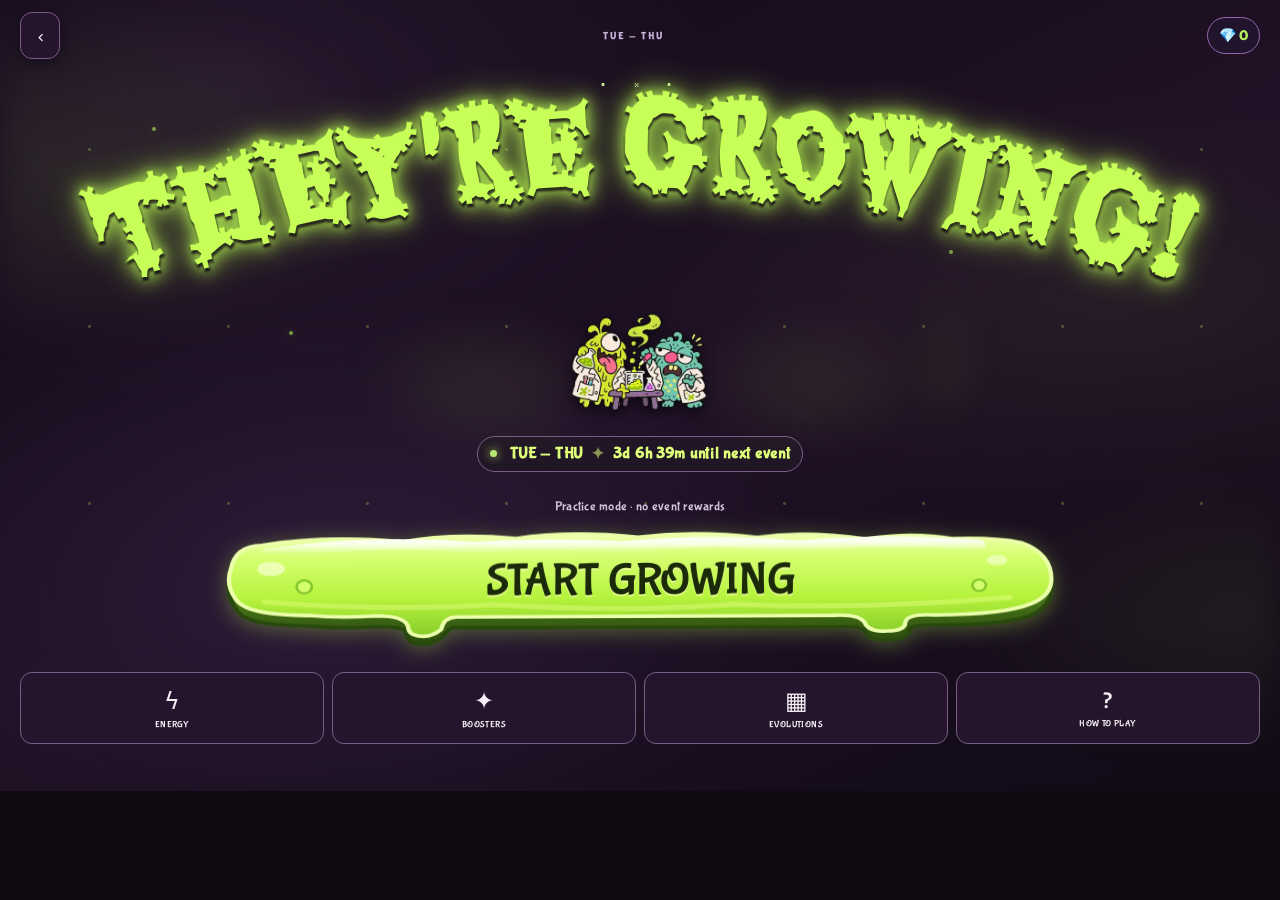
<file: growing/index.html>
<!doctype html><html lang="en"><head><meta charset="utf-8"><meta name="viewport" content="width=device-width,initial-scale=1,viewport-fit=cover"><title>They're Growing! — Nine & Weird</title><link rel="preconnect" href="https://fonts.googleapis.com"><link rel="preconnect" href="https://fonts.gstatic.com" crossorigin><link href="https://fonts.googleapis.com/css2?family=Creepster&family=Eater&family=Fredoka:wght@400;500;600;700&family=Luckiest+Guy&family=Pangolin&display=swap" rel="stylesheet"><style>
:root{--bg:#23172d;--panel:#392747;--rim:#685079;--pink:#e5a6ff;--lime:#b9e973;--text:#f3e8f4;--muted:#c0aac9}*{box-sizing:border-box}html,body{margin:0;min-height:100%;background:#100d17;color:var(--text);font-family:Pangolin,'Trebuchet MS',sans-serif}button{font:inherit;cursor:pointer}button:disabled{opacity:.43;cursor:not-allowed}.shell{width:min(100%,490px);min-height:100vh;margin:auto;padding:24px 18px 42px;background:radial-gradient(ellipse at 50% 12%,#513560 0%,var(--bg) 50%,#1a1324 100%);box-shadow:0 0 50px #0007;overflow:hidden}.top{display:flex;align-items:center;justify-content:space-between;gap:8px}.back{background:#392747;border:1px solid var(--rim);color:var(--pink);width:40px;height:40px;border-radius:50%;font-size:25px}.wallet{padding:9px 11px;border:1px solid var(--rim);border-radius:30px;background:#24182f;font-size:14px}.wallet b{color:var(--lime)}.mark{font-size:10px;color:#b8a3bf;letter-spacing:1.5px}.title{font-family:Eater,Georgia,serif;color:var(--pink);font-size:clamp(26px,7.3vw,40px);line-height:1.45;text-align:center;margin:21px 0 3px;animation:mutate 4.4s ease-in-out infinite;text-shadow:0 0 14px #ce69ee}.title.small{font-size:clamp(22px,6vw,30px);margin:11px 0}.muted{color:var(--muted);font-size:13px;text-align:center}.center{text-align:center}.energy{font-size:32px;color:var(--lime);text-align:center;margin:23px 0 5px}.energy-bar{height:7px;background:#392747;border-radius:20px;margin:12px 30px 20px;overflow:hidden}.energy-bar i{display:block;background:linear-gradient(90deg,#799941,var(--lime));height:100%;box-shadow:0 0 10px var(--lime)}.score{font-size:30px;color:var(--pink);text-align:center;margin:8px 0 19px}.btn{padding:13px 13px;border-radius:12px;border:1px solid var(--rim);color:var(--pink);background:var(--panel);font-size:15px;min-height:47px}.btn.main{width:100%;font-family:Eater,serif;font-size:clamp(15px,4.8vw,21px);color:#e3ffba;background:#3b4c2b;border:1.5px solid var(--lime);box-shadow:0 0 18px #b9e9733b;margin:19px 0 13px}.btn.ghost{background:#291d35}.btn:focus-visible,.hex:focus-visible{outline:3px solid var(--lime);outline-offset:3px}.two{display:grid;grid-template-columns:1fr 1fr;gap:10px;margin-top:10px}.panel{border:1px solid #745485;background:#281c35b9;border-radius:15px;padding:13px;margin:15px 0}.panel h3{font-size:16px;margin:0 0 8px;color:var(--pink)}.track{display:flex;overflow-x:auto;gap:12px;padding:11px 3px 14px;scroll-snap-type:x mandatory}.reward{flex:0 0 88px;scroll-snap-align:start;background:#352540;border:1px solid #78558b;border-radius:11px;text-align:center;padding:12px 5px;font-size:12px}.reward.claimed{border-color:var(--lime);background:#36452f}.reward strong{display:block;color:var(--pink);margin:5px 0;font-size:19px}.reward span{font-size:11px}.reward small{display:block;color:#dfc0ed}.hint{font-size:12px;color:#bfaac9;line-height:1.55}.stats{display:grid;grid-template-columns:repeat(3,1fr);gap:7px;margin:12px 0}.stat{background:#352341;border:1px solid #694f78;border-radius:10px;text-align:center;padding:8px 3px}.stat small{display:block;color:#bea6c7;font-size:10px}.stat b{display:block;font-size:17px;color:var(--lime);margin-top:4px}.board-wrap{width:100%;background:radial-gradient(ellipse,#45304e44,transparent 70%);touch-action:none;user-select:none}.board-wrap svg{display:block;width:100%;height:auto;max-height:435px;overflow:visible;touch-action:none}.hex{cursor:pointer;outline:none}.hex polygon{fill:#392747;stroke:#795487;stroke-width:1.5;transition:fill .12s}.hex.reachable polygon{fill:#3c4d3a;stroke:#b9e973}.hex.selected polygon{fill:#594079;stroke:#e5a6ff;stroke-width:3}.hex.glow polygon{stroke:#ddfaaa;stroke-width:3}.hex text{fill:#fff;font-size:12px;font-weight:bold;paint-order:stroke;stroke:#18111b;stroke-width:3}.pathline{fill:none;stroke:var(--lime);stroke-width:4;stroke-dasharray:5 6;stroke-linecap:round;pointer-events:none}.message{text-align:center;min-height:40px;padding:8px 0;font-size:13px;color:#e8d4ed}.next{display:flex;gap:7px;justify-content:center;margin:8px auto 15px}.mini{position:relative;width:52px;height:55px;background:#392747;border:1px solid #715681;border-radius:10px;display:grid;place-items:center}.mini img{width:45px;height:45px;object-fit:contain}.mini b{position:absolute;bottom:0;right:2px;background:#211629;border:1px solid var(--pink);border-radius:6px;font-size:10px;padding:0 4px;color:#fff}.tools{display:grid;grid-template-columns:1fr 1fr;gap:9px}.tool{display:flex;align-items:center;gap:8px;justify-content:center}.tool em{font-size:23px;font-style:normal}.tool small{font-size:12px}.tool b{color:var(--lime)}.item{display:flex;align-items:center;justify-content:space-between;gap:9px;background:#352640;border:1px solid #735389;padding:13px;border-radius:12px;margin:9px 0}.item strong{color:#ecd1f3}.item small{display:block;color:var(--muted);font-size:12px;margin-top:4px}.item .btn{flex-shrink:0}.notice{border:1px solid #9d7bb2;background:#392747;border-radius:12px;padding:10px;margin:12px 0;color:#e8d2ea}.modal-shade{position:fixed;inset:0;z-index:20;background:#08040ccd;display:grid;place-items:center;padding:14px}.modal{width:min(440px,100%);max-height:86vh;overflow-y:auto;border:2px solid #ad79c1;border-radius:18px;background:linear-gradient(#392747,#23172d);padding:22px 16px;box-shadow:0 0 35px #ae6be34c;text-align:center}.modal h2{color:var(--pink);font-family:Eater,Georgia,serif;font-size:21px}.modal p{font-size:14px;line-height:1.6}.modal .btn{margin:6px}.roster{display:grid;grid-template-columns:repeat(4,1fr);gap:8px}.roster div{background:#392747;border-radius:9px;padding:6px;font-size:11px}.roster img{width:100%;aspect-ratio:1;object-fit:contain}.debug{margin-top:20px;border-top:1px solid #6a5278;padding-top:12px}.debug summary{cursor:pointer;font-size:12px;color:#b7a2c1}.debug .btn{font-size:12px;min-height:38px;padding:7px}.live-dot{display:inline-block;width:7px;height:7px;border-radius:50%;background:#b9e973;box-shadow:0 0 10px #b9e973;vertical-align:middle;margin-right:5px}.planet{width:170px;height:170px;border-radius:50%;margin:16px auto;display:grid;place-items:center;position:relative;background:radial-gradient(circle at 30% 24%,#67477a,#372740 70%,#22132b);box-shadow:0 0 30px #b66ad64f}.planet:before{content:'';position:absolute;inset:28px -20px;border:2px solid var(--lime);border-radius:50%;transform:rotate(-25deg);box-shadow:0 0 15px #b9e97354;animation:orbit 8s linear infinite}.planet span{position:relative;font:17px Eater,serif;color:var(--pink);text-align:center;text-shadow:0 0 10px #e5a6ff}.warning{color:#f8d7a8}.locked{opacity:.55}.footer{font-size:10px;color:#9f8ba9;text-align:center;margin:20px 0 0}@keyframes mutate{0%,100%{transform:scale(1);text-shadow:0 0 12px #ca68e8}48%{transform:scale(1.03,1.09);text-shadow:0 0 22px #ca68e8,0 3px #6f9a3d}52%{transform:scale(1.005,.98)}55%{transform:scale(1.025,1.08)}}@keyframes orbit{to{transform:rotate(335deg)}}@media(prefers-reduced-motion:reduce){.title,.planet:before{animation:none}}

/* Test 3: make the four-or-more threshold visually undeniable. */
.hex.merge-glow polygon {fill:#53652d;stroke:#d9ff7f;stroke-width:3;filter:drop-shadow(0 0 7px #c6f566)}
.hex.merge-glow image {filter:drop-shadow(0 0 7px #e2ff9a)}

/* Test 9 polish: compact Triple Trouble-style connected journey */
.milestone-card{border:1px solid #7d5f90;background:#281b34cc;border-radius:16px;padding:14px 9px 8px;margin:17px 0 12px}
.milestone-title{display:flex;justify-content:space-between;align-items:center;color:#e5a6ff;font-size:14px;padding:0 4px 7px}
.milestone-title span{color:#b9e973;font-size:12px}
.milestone-scroll{overflow-x:auto;overscroll-behavior-x:contain;scroll-snap-type:x mandatory;scrollbar-width:thin;scrollbar-color:#795587 transparent}
.milestone-journey{display:flex;position:relative;min-width:max-content;padding:5px 10px 11px;gap:0}
.milestone-rail{position:absolute;height:4px;background:#684a7b;left:42px;right:42px;top:84px;border-radius:5px;overflow:hidden}
.milestone-rail i{display:block;background:#b9e973;height:100%;box-shadow:0 0 9px #b9e973}
.milestone-stop{position:relative;width:83px;flex:0 0 83px;display:flex;align-items:center;flex-direction:column;gap:7px;scroll-snap-align:center}
.milestone-prize{height:70px;width:72px;background:#392747;border:1px solid #73548a;border-radius:12px;display:flex;align-items:center;justify-content:center;gap:2px;flex-direction:column;color:#e5a6ff}
.milestone-prize strong{font-size:12px;color:#f2e5fb}
.milestone-prize .item-icon{width:32px;height:32px}
.milestone-stop.earned .milestone-prize{background:#34402f;border-color:#b9e973}
.milestone-stop.next .milestone-prize{box-shadow:0 0 14px #c3a2ea77}
.milestone-node{height:17px;width:17px;border:3px solid #826293;border-radius:100%;background:#392747;z-index:1;display:grid;place-items:center;font-size:11px;color:#182016;line-height:10px;margin-top:0}
.milestone-stop.earned .milestone-node{background:#b9e973;border-color:#b9e973}
.milestone-stop small{font-size:11px;color:#c7adcf}
.milestone-foot{text-align:center;color:#d4bfdb;font-size:11px;padding:5px}
.item-icon{width:34px;height:34px;object-fit:contain;vertical-align:middle}
.currency-icon{font-size:25px}.energy-symbol{color:#b9e973;font-weight:bold}
.quick-actions{display:flex;gap:10px;justify-content:center;margin:12px 0 0}.btn.tiny-action{font-size:12px;min-height:38px;padding:8px 13px;flex:1;max-width:190px;background:#32213e}
.tool .item-icon{width:38px;height:38px}.mission-list{text-align:left;display:grid;gap:8px}.mission-row{display:flex;align-items:center;gap:8px;background:#2b1d38;border:1px solid #765587;border-radius:10px;padding:9px}.mission-main{flex:1;min-width:0}.mission-main b{font-size:13px}.mission-main small{display:block;font-size:11px;color:#cebad8}.mission-meter{height:5px;background:#644772;border-radius:4px;overflow:hidden;margin-top:5px}.mission-meter i{display:block;background:#b9e973;height:100%}.mission-claim{display:flex;flex-direction:column;align-items:center;gap:3px;white-space:nowrap}.mission-claim span{color:#b9e973;font-size:12px}.btn.mini-claim{min-height:27px;padding:3px 7px;font-size:10px}.mission-sims{display:flex;gap:4px;flex-wrap:wrap;justify-content:center}.mission-sims .btn{font-size:10px;min-height:32px;padding:5px}
@media(prefers-reduced-motion:reduce){.milestone-rail i{transition:none}}

/* Test 9 polish: plum scrollbars, claimable-first missions, visual rewards. */
*{scrollbar-color:#9872b0 #2b1d38;scrollbar-width:thin}
::-webkit-scrollbar{width:8px;height:8px}
::-webkit-scrollbar-track{background:#2b1d38;border-radius:12px}
::-webkit-scrollbar-thumb{background:#9872b0;border-radius:12px;border:1px solid #392747}
::-webkit-scrollbar-thumb:hover{background:#e5a6ff}
.ready-to-claim{border-color:#b9e973!important;box-shadow:0 0 10px #b9e97324}
.ready-to-claim .mini-claim{background:#496334;color:#f0ffd9;border-color:#b9e973}
.prize-gallery{display:flex;gap:14px;justify-content:center;flex-wrap:wrap;margin:23px 0}
.prize-card{flex:1 1 125px;max-width:180px;min-height:150px;display:flex;flex-direction:column;align-items:center;justify-content:center;gap:9px;padding:17px 10px;border-radius:18px;border:1px solid #b9e973;background:radial-gradient(circle at 50% 15%,#695580,#322041 70%);box-shadow:0 0 18px #b9e97333}
.prize-card .item-icon{width:68px;height:68px}.prize-card .currency-icon{font-size:58px}.prize-card strong{font-size:26px;color:#b9e973}.prize-card span:last-child{font-size:12px;color:#f0dfff;text-align:center}

/* They're Growing! — finished player-facing event presentation */
.shell{width:min(100%,490px);padding:16px 16px 36px;background:radial-gradient(ellipse at 52% 4%,#4e2d63 0%,#23172d 40%,#171022 100%)}
.top{position:relative;z-index:3;min-height:42px}.top .mark{color:#cdb2dc;font-size:10px;font-weight:700;letter-spacing:2px}.back{background:#35233f;border:1px solid #a078bb;box-shadow:0 3px 15px #0d071899}.wallet{border-color:#9369ae;background:#21142d}
.growing-hero{position:relative;height:345px;margin:8px -16px 0;overflow:hidden;background:radial-gradient(ellipse at 50% 70%,#673b6c66,transparent 56%)}
.growing-hero:before{content:'';position:absolute;inset:16px -60px 5px;border-radius:50%;background:radial-gradient(ellipse at 50% 78%,#b9e97323 0%,transparent 49%);filter:blur(4px)}
.growing-hero:after{content:'';position:absolute;left:11%;right:11%;bottom:11px;height:20px;background:#b9e97344;border-radius:50%;filter:blur(18px)}
.growing-eyebrow{font-size:10px;letter-spacing:3.6px;color:#d2accb;font-weight:700;text-shadow:0 2px 10px #08030b}
.growing-hero-heading{position:relative;z-index:2;text-align:center;padding-top:8px}.growing-hero .title{font-size:clamp(31px,8vw,43px);margin:4px 0 2px;line-height:1.26;color:#f0b2ff;-webkit-text-stroke:.3px #f4d9ff;text-shadow:0 0 8px #e781ed,0 0 24px #b75ad583,0 4px 2px #37213e}
.growing-event-pill{display:inline-flex;align-items:center;gap:8px;font-size:10px;font-weight:700;letter-spacing:1px;color:#d7f3a4;border:1px solid #9dbb6780;border-radius:99px;background:#1c1926bd;padding:7px 12px}.pill-divider{opacity:.55}.growing-creatures{position:absolute;left:0;right:0;bottom:4px;height:182px;z-index:1}.g-creature{position:absolute;width:145px;height:150px;object-fit:contain;filter:drop-shadow(0 6px 1px #140b1a) drop-shadow(0 0 16px #dda6ff3b);animation:floaty 4s ease-in-out infinite}.g-creature-left{left:3%;bottom:13px;transform:rotate(-12deg);width:133px;animation-delay:-1s}.g-creature-center{left:50%;bottom:0;transform:translateX(-50%);width:170px;height:176px;z-index:2;animation-delay:-2.2s}.g-creature-right{right:1%;bottom:8px;width:142px;animation-delay:-.6s}
.growing-motes{position:absolute;inset:0;pointer-events:none}.growing-motes i{position:absolute;width:4px;height:4px;border-radius:50%;background:#c5f389;box-shadow:0 0 15px #c5f389}.growing-motes i:nth-child(1){top:16%;left:11%}.growing-motes i:nth-child(2){top:32%;right:14%}.growing-motes i:nth-child(3){top:64%;left:22%}.growing-motes i:nth-child(4){top:45%;right:25%}.growing-motes i:nth-child(5){top:13%;right:30%}
.growing-dashboard{display:grid;grid-template-columns:1fr 1fr;gap:10px;position:relative;z-index:2;margin:0 0 12px}.growing-score-block,.growing-energy-block{border:1px solid #8d64a0;background:linear-gradient(150deg,#443053,#302039);border-radius:16px;min-height:108px;padding:12px;box-shadow:inset 0 1px #d5a6ff26,0 8px 24px #0d071533;display:flex;flex-direction:column;align-items:center;justify-content:center}.g-label{font-size:10px;letter-spacing:1.4px;color:#c5aacd}.growing-dashboard strong{font-size:clamp(21px,5.7vw,30px);line-height:1.3;color:#f3c2ff;text-shadow:0 0 9px #ac56d777}.growing-energy-block strong{color:#b9e973}.energy-glyph{font-size:24px}.g-energy-meter{width:90%;height:5px;border-radius:6px;background:#19131d;overflow:hidden;margin-top:6px}.g-energy-meter i{display:block;height:100%;border-radius:6px;background:#b9e973;box-shadow:0 0 9px #b9e973}.growing-energy-block small{font-size:9px;color:#cbd7ae;margin-top:5px}
.growing-actions{display:grid;grid-template-columns:1fr 1fr;gap:10px;margin:10px 0}.growing-actions .btn{height:48px;max-width:none!important;border:1px solid #87609d;background:linear-gradient(150deg,#453053,#2b1c36);color:#e8c8f4;border-radius:13px;display:flex;align-items:center;justify-content:center;gap:8px;font-size:20px;box-shadow:inset 0 1px #d7aff92c}.growing-actions span{font-size:12px;letter-spacing:1px;font-weight:bold}.growing-actions em{font-size:10px;font-style:normal;color:#1b2410;background:#b9e973;border-radius:8px;padding:2px 5px}
.btn.growing-start{font-size:clamp(18px,5.5vw,24px);min-height:67px;margin:12px 0 18px;background:linear-gradient(180deg,#a2d25d,#5a8139);color:#1d2815;border:2px solid #d8ffa0;border-bottom:4px solid #436128;text-shadow:0 1px #d9ffaf;box-shadow:0 0 23px #b9e97344,inset 0 2px 10px #e0ffbb99;border-radius:16px;letter-spacing:.4px}
.growing-lobby-nav{display:grid;grid-template-columns:repeat(4,minmax(0,1fr));gap:8px;margin:18px 0 12px}.growing-lobby-nav .btn{min-height:72px;border:1px solid #725486;background:linear-gradient(160deg,#412d50,#2c1c37);padding:7px 2px;display:flex;flex-direction:column;align-items:center;justify-content:center;gap:3px;font-size:24px;color:#dab3ea;border-radius:12px}.growing-lobby-nav .btn span{font-size:9px;letter-spacing:.4px}.growing-packs-link{text-align:center}.growing-packs-link .btn{border:0;background:none;min-height:30px;color:#b79bc9;text-decoration:underline;text-underline-offset:3px;font-size:11px;letter-spacing:1px}
.milestone-card{background:linear-gradient(150deg,#362444,#271b33);border:1px solid #7a5b88;box-shadow:inset 0 1px #ad8bc72a;border-radius:16px;margin:18px 0 4px}.milestone-title{font-size:13px;letter-spacing:1px}.milestone-foot{font-size:10px;color:#bfa6ca}
.modal{background:radial-gradient(ellipse at 50% 2%,#553763,#2c1b39 60%,#1c1228);border:1px solid #aa7cbb;box-shadow:0 0 50px #10091cd9,0 0 20px #9f59c33b}.modal h2{font-size:24px;text-shadow:0 0 12px #d891df66}.modal-shade{background:#0b0617dd}.mission-row{background:#362442}.mission-row.ready-to-claim{background:#38442f}.rank-coming{height:180px;display:grid;place-content:center;gap:16px;color:#d9b9ed}.rank-coming span{font-size:70px;color:#b9e973;text-shadow:0 0 20px #b9e97355}.rank-coming strong{font-family:Eater,serif}
.pack-grid{display:grid;gap:10px}.pack-card{background:#392747;border:1px solid #785c90;border-radius:14px;padding:12px;display:flex;flex-direction:column;gap:8px}.pack-tag{font-weight:700;color:#e5a6ff}.pack-card strong{display:flex;flex-wrap:wrap;gap:8px;justify-content:center}.pack-card strong span{display:flex;align-items:center;gap:2px}.pack-card small{color:#c8accf}
#app .message{min-height:22px;padding:3px 0;font-size:12px}#app .board-wrap{margin-top:2px}#app .title.small{font-size:26px}.hex.merge-glow polygon{filter:drop-shadow(0 0 5px #d7ff8c)}
@keyframes floaty{0%,100%{translate:0 0}50%{translate:0 -7px}}
@media(max-width:370px){.g-creature-left{width:112px;left:0}.g-creature-right{width:120px;right:0}.g-creature-center{width:150px}.growing-hero{height:320px}.growing-creatures{height:155px}.growing-lobby-nav .btn span{font-size:8px}}
@media(prefers-reduced-motion:reduce){.g-creature{animation:none}}

/* Dark Plum — approved palette; scoped only to They're Growing! */
:root{--bg:#1A0F1F;--panel:#24152C;--rim:#7B5D87;--pink:#F7EEF5;--lime:#B9F25A;--text:#F7EEF5;--muted:#CDBFD0}
html,body{background:#0F0912}
.shell{min-height:0;width:100%;max-width:100%;padding:12px 20px 35px;overflow:visible;background:radial-gradient(ellipse at 50% 8%,#2A1932 0%,#1A0F1F 48%,#0F0912 100%);box-shadow:none}
/* Parent game owns the Back/Diamonds/Settings header. */
.growing-hero{height:auto;min-height:0;margin:0 -8px 6px;padding:20px 6px 14px;overflow:visible;background:radial-gradient(ellipse at 50% 46%,#3B274347,transparent 62%)}
.growing-hero:before{inset:0;background:radial-gradient(ellipse at 50% 50%,#B9F25A0B,transparent 60%);filter:blur(12px)}
.growing-hero:after{display:none}
.growing-hero-heading{padding-top:2px}
.growing-eyebrow{font-size:26px;line-height:1.2;letter-spacing:7px;color:#D6C5DB;font-family:Georgia,serif;font-weight:400}
.growing-hero .title{color:#F7EEF5;-webkit-text-stroke:0;text-shadow:0 0 13px #B9F25A4D,0 3px 3px #0F0912;margin:11px 0 15px}
.growing-event-pill{background:#211626;border-color:#7B5D87;color:#DFFF7A}
.growing-creatures,.g-creature{display:none!important}
.growing-motes i{background:#B9F25A;box-shadow:0 0 8px #B9F25A66;opacity:.6}
.growing-dashboard{margin:9px 0 12px}
.growing-score-block,.growing-energy-block{background:linear-gradient(155deg,#2B1C33,#211428);border-color:#7B5D87;box-shadow:inset 0 1px #F7EEF510,0 8px 24px #09060E30}
.growing-dashboard strong{color:#F7EEF5;text-shadow:0 0 10px #B9F25A29}
.growing-energy-block strong{color:#B9F25A}
.g-label{color:#CDBFD0}
.growing-actions .btn{background:linear-gradient(155deg,#2B1C33,#211428);border-color:#7B5D87;color:#F7EEF5}
.btn.growing-start{background:linear-gradient(180deg,#DFFF7A,#A7D74F);color:#17200E;border-color:#E7FFA4;border-bottom-color:#607D2D}
.growing-lobby-nav .btn,.btn,.milestone-card,.milestone-prize,.mission-row,.item,.stat,.mini,.panel{background:#24152C;border-color:#7B5D87;color:#F7EEF5}
.btn{color:#F7EEF5}
.milestone-title,.panel h3,.modal h2{color:#F7EEF5}
.milestone-prize strong,.milestone-stop small,.milestone-foot,.mission-main small{color:#CDBFD0}
.milestone-rail{background:#57415D}
.milestone-node{background:#24152C;border-color:#7B5D87}
.modal{background:radial-gradient(ellipse at 50% 0%,#35243C,#1A0F1F 75%,#0F0912);border-color:#7B5D87;box-shadow:0 0 34px #08060B99}
.modal-shade{background:#0F0912DD}
.prize-card{background:radial-gradient(circle at 50% 15%,#3B2A43,#24152C 70%)}
.mini b{background:#1A0F1F;border-color:#7B5D87}
.hex polygon{fill:#24152C;stroke:#7B5D87}
.hex.selected polygon{fill:#35432B;stroke:#B9F25A}
.hex text{stroke:#0F0912}
*{scrollbar-color:#7B5D87 #1A0F1F;scrollbar-width:thin}
::-webkit-scrollbar-track{background:#1A0F1F}
::-webkit-scrollbar-thumb{background:#7B5D87;border-color:#24152C}
::-webkit-scrollbar-thumb:hover{background:#B9F25A}
/* Full height in the parent removes the second vertical scrollbar. */
body.nw-growing-embedded,body.nw-growing-embedded .shell{min-height:0!important;height:auto!important}
body.nw-growing-embedded{overflow-y:hidden}
@media(max-width:480px){.shell{padding:12px 12px 30px}.growing-hero .title{font-size:clamp(28px,8vw,43px)}}

/* Growing visual polish — scoped: richer event atmosphere, playful fonts, compact rewards. */
:root{--bg:#1A0F1F;--panel:#24152C;--rim:#785D84;--pink:#F8F0EB;--lime:#B9F25A;--text:#F8F0EB;--muted:#C8B9CC}
html,body,#app{font-family:'Fredoka','Pangolin',sans-serif}
.shell{position:relative;isolation:isolate;background:radial-gradient(ellipse at 18% 10%,#45294B60,transparent 32%),radial-gradient(ellipse at 89% 38%,#6C83401A,transparent 30%),radial-gradient(ellipse at 26% 73%,#3B254A77,transparent 35%),linear-gradient(155deg,#110A17,#211126 52%,#100A16)}
.shell:before{content:'';position:absolute;inset:0;z-index:-1;pointer-events:none;background:radial-gradient(ellipse at 5% 22%,#B9F25A17,transparent 21%),radial-gradient(ellipse at 98% 78%,#B9F25A12,transparent 18%);filter:blur(18px);animation:growingAtmos 9s ease-in-out infinite alternate}
.shell:after{content:'';position:absolute;inset:0;z-index:-1;pointer-events:none;opacity:.28;background-image:radial-gradient(circle,#B9F25A 1px,transparent 2px);background-size:139px 177px;background-position:20px 61px;mask-image:linear-gradient(transparent,#000 17%,#000 80%,transparent)}
@keyframes growingAtmos{from{opacity:.35;transform:translateY(-10px)}to{opacity:.85;transform:translateY(13px)}}
.growing-hero{background:radial-gradient(ellipse at 50% 45%,#49355378,transparent 65%)}
.growing-hero .title{font-family:'Creepster','Eater',Georgia,serif;color:#F8F0EB;letter-spacing:.012em;text-shadow:0 0 11px #B9F25A6A,0 0 26px #7E946D36,0 4px 2px #0C0910}
.growing-eyebrow{font-family:Georgia,serif;color:#D4D5C5}
.growing-event-pill,.g-label,.milestone-title,.milestone-foot,.mission-main,.item,.btn,.growing-actions .btn,.growing-lobby-nav .btn{font-family:'Fredoka','Pangolin',sans-serif}
.btn.growing-start{font-family:'Luckiest Guy','Fredoka',sans-serif;font-size:clamp(22px,5.8vw,30px);letter-spacing:.04em;line-height:1.15;padding:19px 10px 12px;transform:rotate(-.25deg);border-radius:23px 23px 19px 19px;border:3px solid #E4FF9D;border-bottom:7px solid #587928;background:linear-gradient(175deg,#DFFF81 0%,#BDF34F 45%,#91C63B 100%);color:#1D2A10;text-shadow:1px 2px #E8FFAA88;box-shadow:0 8px 0 #324718,0 13px 24px #0008,0 0 20px #B9F25A44,inset 0 2px 8px #F7FFCEBB;transition:transform .12s,filter .12s}
.btn.growing-start:hover{transform:translateY(-2px) rotate(-.25deg);filter:brightness(1.06)}.btn.growing-start:active{transform:translateY(3px) rotate(-.25deg);border-bottom-width:4px}
.growing-dashboard strong{font-family:'Fredoka',sans-serif;font-weight:700}
/* Compact connected track: icon above a small node; no heavy boxed rewards. */
.milestone-card{border:1px solid #705A7E;background:linear-gradient(160deg,#24182DDE,#1D1425DB);padding:14px 11px 9px;border-radius:18px}
.milestone-title{font-weight:700;font-size:13px;letter-spacing:.5px}
.milestone-scroll{padding:3px 0 0}
.milestone-journey{gap:0;align-items:start}
.milestone-stop{flex:0 0 76px;min-width:76px;gap:3px}
.milestone-prize,.milestone-stop.earned .milestone-prize,.milestone-stop.next .milestone-prize{border:0!important;background:transparent!important;box-shadow:none!important;border-radius:0!important;min-width:0!important;min-height:42px!important;padding:0 2px!important;display:flex;flex-direction:column;align-items:center;justify-content:center;gap:1px}
.milestone-prize .item-icon{width:23px!important;height:23px!important}
.milestone-prize .currency-icon{font-size:21px!important}
.milestone-prize strong{font-size:11px!important;margin:0!important;color:#EDE7EA!important;line-height:1.05}
.milestone-stop small{font-size:10px!important;margin-top:2px}
.milestone-node{width:15px;height:15px;border-width:2px}
.milestone-rail{height:3px!important;top:53px!important;left:43px!important;right:43px!important}
.milestone-foot{font-size:10px}
@media(max-width:500px){.milestone-stop{flex-basis:70px;min-width:70px}.milestone-card{padding:12px 8px 8px}}
@media(prefers-reduced-motion:reduce){.shell:before{animation:none}}

/* They're Growing! — approved class photo, radioactive haze, typography, and slime CTA */

:root{--bg:#1A0F1F;--panel:#24152C;--rim:#7B5D87;--pink:#F7EEF5;--lime:#B9F25A;--text:#F7EEF5;--muted:#CDBFD0}
html,body,#app{font-family:'Bubblegum Sans','Trebuchet MS',sans-serif}
.growing-hero{padding:12px 0 12px!important;margin:0 -6px 4px!important;isolation:isolate;background:radial-gradient(ellipse at 50% 50%,#46314677,transparent 74%)!important}
.growing-hero:before{content:'';position:absolute;inset:8px 0;z-index:-1;pointer-events:none;background:radial-gradient(ellipse at 14% 38%,#B9F25A24,transparent 38%),radial-gradient(ellipse at 86% 60%,#B9F25A20,transparent 36%);animation:growingFume 7s ease-in-out infinite alternate!important;filter:blur(18px)}
.growing-eyebrow{font-size:20px!important;letter-spacing:9px!important;color:#C9EBA4!important}
.growing-hero .title{font-family:'Eater',serif!important;white-space:nowrap!important;font-size:clamp(19px,4.45vw,38px)!important;line-height:1.7!important;letter-spacing:-.045em!important;max-width:100%;color:#F7EEF5!important;text-shadow:0 0 11px #B9F25A55,0 3px 2px #100714!important;margin:0 0 3px!important;transform-origin:center center;animation:growingTitleBreath 4s ease-in-out infinite!important}
.growing-class-photo-wrap{position:relative;width:100%;max-width:900px;margin:0 auto 7px;isolation:isolate}
.growing-class-photo{display:block;width:100%;height:auto;position:relative;z-index:2;object-fit:contain;filter:drop-shadow(0 5px 5px #07040ACC)}
.growing-smoke{position:absolute;inset:-10% 0;z-index:1;overflow:hidden;pointer-events:none}
.growing-smoke i{position:absolute;display:block;border-radius:45%;filter:blur(15px);opacity:.55;background:radial-gradient(ellipse,#A8E34788,#A7D84930 48%,transparent 74%);animation:growingStink 6s ease-in-out infinite alternate}
.growing-smoke i:nth-child(1){width:34%;height:115%;left:-4%;top:-24%;transform:rotate(-22deg)}
.growing-smoke i:nth-child(2){width:24%;height:110%;left:28%;top:-34%;animation-delay:-2s}
.growing-smoke i:nth-child(3){width:31%;height:110%;right:3%;top:-24%;animation-delay:-3.6s;transform:rotate(20deg)}
.growing-smoke i:nth-child(4){width:34%;height:62%;right:25%;bottom:0;animation-delay:-1s;opacity:.32}
.growing-event-pill{font-family:'Bubblegum Sans',sans-serif!important;font-size:clamp(11px,2vw,16px)!important;letter-spacing:.045em!important;white-space:normal}
.growing-dashboard,.growing-actions,.milestone-card,.growing-lobby-nav{font-family:'Bubblegum Sans','Trebuchet MS',sans-serif!important}
.g-label{font-size:clamp(12px,1.7vw,15px)!important;letter-spacing:.07em!important}
.growing-dashboard strong{font-size:clamp(24px,4.8vw,44px)!important}
.growing-actions .btn,.growing-lobby-nav .btn,.growing-packs-link .btn{font-family:'Bubblegum Sans',sans-serif!important}
.growing-actions span{font-size:clamp(14px,2.2vw,19px)!important;letter-spacing:.02em!important}
.btn.growing-start{position:relative!important;display:block!important;isolation:isolate!important;width:94%!important;max-width:850px!important;margin:18px auto 29px!important;min-height:clamp(68px,9vw,98px)!important;padding:17px 20px!important;font:normal clamp(25px,4.7vw,46px)/1.05 'Bubblegum Sans',sans-serif!important;letter-spacing:0!important;text-transform:uppercase!important;color:#192A0C!important;text-shadow:1px 2px 0 #D9FF9999!important;border:3px solid #DBFF7C!important;border-radius:29% 25% 27% 24% / 38% 38% 40% 41%!important;background:radial-gradient(circle at 7% 34%,#F3FFB0 0%,transparent 15%),radial-gradient(circle at 94% 35%,#D4FF6A 0%,transparent 13%),linear-gradient(180deg,#D0FF5E 0%,#B0EF28 55%,#8DCF2E 100%)!important;box-shadow:0 9px 0 #3C6617,0 14px 0 #284312,0 0 26px #B9F25A72,inset 0 4px 7px #FFFFFF9A,inset 0 -6px 8px #628D2099!important;transition:transform .13s,box-shadow .13s!important;animation:growingBtnGlow 3.5s ease-in-out infinite!important}
.btn.growing-start:before,.btn.growing-start:after{content:'';position:absolute;z-index:-1;width:38px;height:21px;background:#B4F536;border:3px solid #DFFF89;border-top:0;bottom:-14px;border-radius:0 0 60% 60%;box-shadow:0 7px #3C6617}
.btn.growing-start:before{left:12%}.btn.growing-start:after{right:18%;height:14px;bottom:-9px}
.btn.growing-start:hover{transform:translateY(-2px) scale(1.01)!important}
.btn.growing-start:active{transform:translateY(7px)!important;box-shadow:0 3px 0 #3C6617,0 0 15px #B9F25A99!important}
.milestone-card{padding:12px 9px 7px!important;margin-top:16px!important;background:#201327BD!important}
.milestone-title{font-size:clamp(13px,2vw,19px)!important;padding:0 4px 12px!important;letter-spacing:.01em!important}
.milestone-scroll{overflow-x:auto!important;scrollbar-color:#7B5D87 #1A0F1F}
.milestone-journey{padding:5px 7px 7px!important}
.milestone-stop{flex:0 0 80px!important;width:80px!important;gap:6px!important}
.milestone-prize{display:flex!important;flex-direction:row!important;width:auto!important;height:30px!important;min-height:30px!important;padding:0!important;gap:3px!important;background:transparent!important;border:0!important;border-radius:0!important;box-shadow:none!important}
.milestone-prize .item-icon{width:24px!important;height:24px!important}
.milestone-prize .energy-symbol{font-size:25px!important}
.milestone-prize strong{font-size:14px!important;font-weight:normal!important;color:#F7EEF5!important;margin:0!important}
.milestone-rail{top:47px!important;left:46px!important;right:46px!important;height:3px!important;background:#65516B!important}
.milestone-node{width:15px!important;height:15px!important;margin-top:3px!important;border:2px solid #A58BAF!important;background:#24152C!important}
.milestone-stop.earned .milestone-node{background:#B9F25A!important;border-color:#E2FFAC!important;box-shadow:0 0 9px #B9F25A77!important}
.milestone-stop small{font-size:12px!important;color:#D6C9D9!important;margin-top:2px!important}
.milestone-foot{font-family:'Bubblegum Sans',sans-serif!important;font-size:12px!important}
.item-icon.official-diamond{object-fit:contain;filter:drop-shadow(0 0 3px #9BDDFF55)}
.growing-arched-title{height:auto;line-height:1!important;margin:1px 0!important}.growing-arched-title svg{display:block;width:100%;height:auto;overflow:visible;filter:drop-shadow(0 0 6px #B9F25A55)}.growing-arched-title text{paint-order:stroke;stroke:#B9F25A44;stroke-width:1.6px}
@keyframes growingStink{0%{translate:-8px 10px;scale:.9;opacity:.25}50%{opacity:.52}100%{translate:12px -22px;scale:1.13;opacity:.44}}
@keyframes growingFume{to{transform:translate(20px,-5px);opacity:.6}}
@keyframes growingTitleBreath{0%,100%{filter:drop-shadow(0 0 2px #A8E85B33)}50%{filter:drop-shadow(0 0 8px #A8E85B88)}}
@keyframes growingBtnGlow{0%,100%{filter:drop-shadow(0 0 4px #B9F25A33)}50%{filter:drop-shadow(0 0 12px #B9F25A77)}}
@media(prefers-reduced-motion:reduce){.growing-smoke i,.growing-hero:before,.growing-hero .title,.btn.growing-start{animation:none!important}}
@media(max-width:540px){.growing-hero .title{font-size:clamp(17px,4.3vw,27px)!important}.milestone-stop{width:72px!important;flex-basis:72px!important}.growing-class-photo{width:100%}}

/* Growing — final visual corrections only */
.growing-hero .growing-arched-title,.growing-hero .growing-arched-title svg{color:#C7FF58!important}
.growing-hero .growing-arched-title text{fill:#C7FF58!important;stroke:#A2E23966!important;stroke-width:1.3px!important;filter:drop-shadow(0 0 6px #B9F25A9E) drop-shadow(0 0 13px #8EC93155)!important}
.growing-hero .growing-arched-title svg{filter:drop-shadow(0 0 9px #B9F25A65)!important}
.growing-class-photo{filter:drop-shadow(0 5px 6px #04020799)!important}
.btn.growing-start{
 width:96%!important;max-width:850px!important;height:clamp(86px,12vw,125px)!important;min-height:0!important;
 padding:11px 24px 23px!important;margin:14px auto 25px!important;
 background: url('assets/slime_button.svg') center / 100% 100% no-repeat!important;
 color:#1B2B0A!important;font:normal clamp(24px,4.7vw,45px)/1.1 'Bubblegum Sans',sans-serif!important;
 border:0!important;border-radius:0!important;box-shadow:none!important;
 text-shadow:0 2px 0 #F3FFADAA!important;
 filter:drop-shadow(0 3px 10px #AEEA4D5A)!important;
 transition:transform .14s ease,filter .14s ease!important;animation:growingBtnGlow 3.5s ease-in-out infinite!important;
}
.btn.growing-start:before,.btn.growing-start:after{content:none!important;display:none!important}
.btn.growing-start:hover{transform:translateY(-2px) scale(1.012)!important;filter:drop-shadow(0 5px 15px #B9F25A8A)!important}
.btn.growing-start:active{transform:translateY(4px) scale(.992)!important;filter:drop-shadow(0 1px 6px #B9F25A75)!important}
/* Compact Triple Trouble-inspired milestones — icon, connected line, checks, points */
.milestone-card{padding:11px 12px 9px!important;border-radius:18px!important;margin:11px 0 14px!important}
.milestone-title{padding:0 2px 8px!important;line-height:1.3!important}
.milestone-scroll{overflow-x:auto!important;overflow-y:hidden!important}
.milestone-journey{display:flex!important;align-items:start!important;padding:8px 5px 7px!important;gap:0!important}
.milestone-stop{position:relative!important;width:76px!important;min-width:76px!important;flex:0 0 76px!important;gap:0!important;display:flex!important;flex-direction:column!important;align-items:center!important;justify-content:flex-start!important}
.milestone-prize,.milestone-stop.earned .milestone-prize,.milestone-stop.next .milestone-prize{
 width:76px!important;height:31px!important;min-height:31px!important;max-height:31px!important;
 padding:0!important;margin:0 0 9px!important;border:0!important;box-shadow:none!important;
 background:none!important;flex-direction:row!important;gap:4px!important;display:flex!important;
 align-items:center!important;justify-content:center!important;
}
.milestone-prize .item-icon{width:22px!important;height:22px!important;object-fit:contain!important}
.milestone-prize .energy-symbol{font-size:24px!important;line-height:1!important;color:#B9F25A!important}
.milestone-prize strong{font-family:'Bubblegum Sans',sans-serif!important;font-size:14px!important;line-height:1!important;font-weight:normal!important;color:#EEE6EE!important;white-space:nowrap!important}
.milestone-rail{position:absolute!important;top:55px!important;left:43px!important;right:43px!important;height:3px!important;z-index:0!important;background:#6B5874!important;overflow:visible!important}
.milestone-rail i{box-shadow:0 0 7px #B9F25A66!important}
.milestone-node{box-sizing:border-box!important;margin:0!important;width:17px!important;height:17px!important;min-height:17px!important;z-index:2!important;border-width:2px!important;border-radius:100%!important;line-height:13px!important}
.milestone-stop.earned .milestone-node{color:#273A10!important;font-size:11px!important}
.milestone-stop small{font-family:'Bubblegum Sans',sans-serif!important;font-size:12px!important;line-height:1.25!important;margin-top:7px!important;white-space:nowrap!important}
.milestone-foot{padding:6px 0 2px!important;margin:0!important;font-size:12px!important;line-height:1.35!important}
@media(max-width:540px){.milestone-stop{width:70px!important;min-width:70px!important;flex-basis:70px!important}.milestone-prize{width:70px!important}}

/* Let the title glow on its own; remove only the wide backdrop glow. The class-photo stink clouds stay. */
.growing-hero{background:transparent!important}
.growing-hero:before{content:none!important;display:none!important;animation:none!important}
.growing-hero-heading{background:transparent!important;box-shadow:none!important}

/* They're Growing! — rising radioactive stink wisps, behind the transparent class photo. */
.growing-class-photo-wrap{isolation:isolate;overflow:visible}
.growing-smoke{inset:-23% -4% -7%;z-index:1;overflow:visible;pointer-events:none;contain:paint}
.growing-smoke i{position:absolute;top:13%;bottom:auto;height:95%;width:13%;border-radius:46% 55% 42% 55%;opacity:0;filter:blur(13px);background:radial-gradient(ellipse at 50% 72%,#B8F45C6E 0%,#91D83A49 25%,#699E2130 46%,transparent 73%);animation:tgSmellRise 8.3s ease-in-out infinite!important;transform-origin:50% 85%;will-change:transform,opacity}
.growing-smoke i:nth-child(1){left:7%;width:15%;animation-delay:-1.7s!important}
.growing-smoke i:nth-child(2){left:30%;width:12%;animation-delay:-5.6s!important}
.growing-smoke i:nth-child(3){right:23%;width:17%;animation-delay:-3.2s!important}
.growing-smoke i:nth-child(4){right:3%;width:13%;animation-delay:-6.9s!important}
.growing-smoke:before,.growing-smoke:after{content:'';position:absolute;z-index:0;width:33%;height:52%;bottom:12%;border-radius:50%;filter:blur(27px);opacity:.25;background:radial-gradient(ellipse,#B9F25A75,transparent 75%);animation:tgSmellDrift 11s ease-in-out infinite alternate;pointer-events:none}
.growing-smoke:before{left:12%}.growing-smoke:after{right:10%;animation-delay:-5s}
@keyframes tgSmellRise{0%{transform:translate3d(-14px,27px,0) rotate(-14deg) scale(.65, .7);opacity:0}24%{opacity:.35}57%{opacity:.46}88%{opacity:.15}100%{transform:translate3d(24px,-55px,0) rotate(18deg) scale(1.1,1.35);opacity:0}}
@keyframes tgSmellDrift{from{transform:translate(-14px,8px) scale(.85);opacity:.14}to{transform:translate(25px,-16px) scale(1.13);opacity:.30}}
@media(prefers-reduced-motion:reduce){.growing-smoke i,.growing-smoke:before,.growing-smoke:after{animation:none!important;opacity:.2}}

/* Shared leaderboard frames and animations from main Nine & Weird */
.modal-shade .nw-equipped-frame{position:relative;display:grid;place-items:center;width:100%;height:100%;isolation:isolate;overflow:visible}
.modal-shade .nw-equipped-avatar{position:absolute;inset:16%;width:68%;height:68%;object-fit:cover;border-radius:50%;z-index:0}
.modal-shade .nw-equipped-art{position:absolute;inset:0;width:100%;height:100%;object-fit:contain;z-index:1;pointer-events:none}
/* Shared profile geometry for both event leaderboards: Triple Trouble & They're Growing! */
.modal-shade .nw-lb-scroll{display:grid;gap:7px;max-height:52vh;overflow-y:auto;overflow-x:hidden;padding:3px 5px}
.modal-shade .nw-lb-item{display:flex;align-items:center;gap:10px;min-width:0;min-height:54px;padding:8px 11px;background:#29203d;color:#f8ebdd;border:1px solid #625576;border-radius:12px;font:600 14px 'Bricolage Grotesque',sans-serif}
.modal-shade .nw-lb-item.nw-lb-me{border-color:#f08bc2}
.modal-shade .nw-lb-item>b{flex:0 0 36px;color:#81c8ff;font:800 15px 'Oxanium',sans-serif}
.modal-shade .nw-lb-pfp{display:block;position:relative;flex:0 0 46px;width:46px;height:46px;min-width:46px;overflow:visible}
.modal-shade .nw-lb-pfp>.nw-equipped-frame{width:100%;height:100%;position:relative;overflow:visible;isolation:isolate}
.modal-shade .nw-lb-pfp .nw-equipped-avatar{position:absolute;left:16%;top:16%;width:68%;height:68%;object-fit:cover;border-radius:50%;z-index:0;max-width:none;max-height:none}
.modal-shade .nw-lb-pfp .nw-equipped-art{position:absolute;inset:0;width:100%;height:100%;object-fit:contain;z-index:1;max-width:none;max-height:none;pointer-events:none}
.modal-shade .nw-lb-user{min-width:0;flex:1;overflow-wrap:anywhere;line-height:1.25}
.modal-shade .nw-lb-item>strong{flex:none;white-space:nowrap;color:#f08bc2;font:800 15px 'Oxanium',sans-serif}
.modal-shade .nw-lb-empty{text-align:center;color:#f8ebdd;font-family:'Bricolage Grotesque',sans-serif}
@media(max-width:390px){.modal-shade .nw-lb-item{gap:7px;padding:7px 8px;font-size:12px}.modal-shade .nw-lb-item>b{flex-basis:30px;font-size:13px}.modal-shade .nw-lb-pfp{flex-basis:40px;width:40px;height:40px}.modal-shade .nw-lb-item>strong{font-size:13px}}

/* V31 — orbital accents for the six V30 monthly battle frames only.
   Existing PNGs, avatars and frame geometry remain unchanged. */
.modal-shade .nw-lb-pfp .nw-monthly-art-frame,
.nw-radio-frame-preview:has(>img[src^="frames/nw-monthly-"]){--nw-orbit-size:12%;--nw-orbit-inset:6%;--nw-orbit-time:6s;--nw-orbit-delay:0s;--nw-orbit-glow:#f8ebdd;--nw-orbit-image:none}
.modal-shade .nw-lb-pfp .nw-monthly-art-frame::before,
.nw-radio-frame-preview:has(>img[src^="frames/nw-monthly-"])::before{content:"";position:absolute;inset:var(--nw-orbit-inset);z-index:3;pointer-events:none;background:var(--nw-orbit-image) center top/var(--nw-orbit-size) auto no-repeat;transform-origin:50% 50%;animation:nwFrameAccentOrbit var(--nw-orbit-time) linear infinite;animation-delay:var(--nw-orbit-delay);filter:drop-shadow(0 0 3px var(--nw-orbit-glow));opacity:.9}
@keyframes nwFrameAccentOrbit{from{transform:rotate(0deg)}to{transform:rotate(360deg)}}
.modal-shade .nw-lb-pfp .nw-monthly-art-frame[data-frame="monthly-10"],
.nw-radio-frame-preview:has(>img[src="frames/nw-monthly-10.png"]){--nw-orbit-image:url("data:image/svg+xml,%3Csvg%20xmlns%3D%22http%3A%2F%2Fwww.w3.org%2F2000%2Fsvg%22%20viewBox%3D%220%200%2032%2032%22%3E%3Cpath%20d%3D%22M16%202Q18%2013%2030%2016Q18%2018%2016%2030Q14%2018%202%2016Q14%2014%2016%202Z%22%20fill%3D%22%23ffb3cf%22%20stroke%3D%22%23fff%22%20stroke-width%3D%221.2%22%2F%3E%3C%2Fsvg%3E");--nw-orbit-glow:#ffb3cf;--nw-orbit-time:7s;--nw-orbit-delay:0s;--nw-orbit-inset:9%}
.modal-shade .nw-lb-pfp .nw-monthly-art-frame[data-frame="monthly-25"],
.nw-radio-frame-preview:has(>img[src="frames/nw-monthly-25.png"]){--nw-orbit-image:url("data:image/svg+xml,%3Csvg%20xmlns%3D%22http%3A%2F%2Fwww.w3.org%2F2000%2Fsvg%22%20viewBox%3D%220%200%2032%2032%22%3E%3Cellipse%20cx%3D%2216%22%20cy%3D%2216%22%20rx%3D%228%22%20ry%3D%2212%22%20fill%3D%22%23a8e9ff%22%20stroke%3D%22%23fff6df%22%20stroke-width%3D%222%22%2F%3E%3Ccircle%20cx%3D%2213%22%20cy%3D%2213%22%20r%3D%222.5%22%20fill%3D%22%23bda7ff%22%2F%3E%3Ccircle%20cx%3D%2218%22%20cy%3D%2220%22%20r%3D%222.8%22%20fill%3D%22%23bda7ff%22%2F%3E%3C%2Fsvg%3E");--nw-orbit-glow:#a8e9ff;--nw-orbit-time:6.7s;--nw-orbit-delay:-1s;--nw-orbit-inset:9%}
.modal-shade .nw-lb-pfp .nw-monthly-art-frame[data-frame="monthly-50"],
.nw-radio-frame-preview:has(>img[src="frames/nw-monthly-50.png"]){--nw-orbit-image:url("data:image/svg+xml,%3Csvg%20xmlns%3D%22http%3A%2F%2Fwww.w3.org%2F2000%2Fsvg%22%20viewBox%3D%220%200%2032%2032%22%3E%3Cpath%20d%3D%22M16%202Q18%2013%2030%2016Q18%2018%2016%2030Q14%2018%202%2016Q14%2014%2016%202Z%22%20fill%3D%22%2380f6ff%22%20stroke%3D%22%23fff%22%20stroke-width%3D%221.2%22%2F%3E%3C%2Fsvg%3E");--nw-orbit-glow:#80f6ff;--nw-orbit-time:5.8s;--nw-orbit-delay:-2s;--nw-orbit-inset:8%}
.modal-shade .nw-lb-pfp .nw-monthly-art-frame[data-frame="monthly-100"],
.nw-radio-frame-preview:has(>img[src="frames/nw-monthly-100.png"]){--nw-orbit-image:url("data:image/svg+xml,%3Csvg%20xmlns%3D%22http%3A%2F%2Fwww.w3.org%2F2000%2Fsvg%22%20viewBox%3D%220%200%2032%2032%22%3E%3Cpath%20d%3D%22M2%2016Q16%202%2030%2016Q16%2030%202%2016Z%22%20fill%3D%22%23c6f64e%22%20stroke%3D%22%23efffcb%22%20stroke-width%3D%221.5%22%2F%3E%3Cellipse%20cx%3D%2216%22%20cy%3D%2216%22%20rx%3D%223.5%22%20ry%3D%227%22%20fill%3D%22%23163b36%22%2F%3E%3C%2Fsvg%3E");--nw-orbit-glow:#c6f64e;--nw-orbit-time:6.2s;--nw-orbit-delay:-3s;--nw-orbit-inset:6%}
.modal-shade .nw-lb-pfp .nw-monthly-art-frame[data-frame="monthly-150"],
.nw-radio-frame-preview:has(>img[src="frames/nw-monthly-150.png"]){--nw-orbit-image:url("data:image/svg+xml,%3Csvg%20xmlns%3D%22http%3A%2F%2Fwww.w3.org%2F2000%2Fsvg%22%20viewBox%3D%220%200%2032%2032%22%3E%3Cpath%20d%3D%22M4%2026L17%2010L28%204L23%2017Z%22%20fill%3D%22%23ff65aa%22%2F%3E%3Cpath%20d%3D%22M12%2028L23%2019%22%20stroke%3D%22%23ffcd80%22%20stroke-width%3D%223%22%20stroke-linecap%3D%22round%22%2F%3E%3Ccircle%20cx%3D%2224%22%20cy%3D%228%22%20r%3D%224%22%20fill%3D%22%23fff4dc%22%2F%3E%3C%2Fsvg%3E");--nw-orbit-glow:#ff65aa;--nw-orbit-time:5s;--nw-orbit-delay:-1s;--nw-orbit-inset:6%}
.modal-shade .nw-lb-pfp .nw-monthly-art-frame[data-frame="monthly-200"],
.nw-radio-frame-preview:has(>img[src="frames/nw-monthly-200.png"]){--nw-orbit-image:url("data:image/svg+xml,%3Csvg%20xmlns%3D%22http%3A%2F%2Fwww.w3.org%2F2000%2Fsvg%22%20viewBox%3D%220%200%2032%2032%22%3E%3Cpath%20d%3D%22M16%202Q18%2013%2030%2016Q18%2018%2016%2030Q14%2018%202%2016Q14%2014%2016%202Z%22%20fill%3D%22%23a7eaff%22%20stroke%3D%22%23fff%22%20stroke-width%3D%221.2%22%2F%3E%3C%2Fsvg%3E");--nw-orbit-glow:#a7eaff;--nw-orbit-time:5.6s;--nw-orbit-delay:-2s;--nw-orbit-inset:7%}
.modal-shade .nw-lb-pfp .nw-monthly-art-frame[data-frame="monthly-200"]::after,
.nw-radio-frame-preview:has(>img[src="frames/nw-monthly-200.png"])::after{content:"";position:absolute;inset:11%;z-index:3;pointer-events:none;background:url("data:image/svg+xml,%3Csvg%20xmlns%3D%22http%3A%2F%2Fwww.w3.org%2F2000%2Fsvg%22%20viewBox%3D%220%200%2032%2032%22%3E%3Cpath%20d%3D%22M16%202Q18%2013%2030%2016Q18%2018%2016%2030Q14%2018%202%2016Q14%2014%2016%202Z%22%20fill%3D%22%23ff9adf%22%20stroke%3D%22%23fff%22%20stroke-width%3D%221.2%22%2F%3E%3C%2Fsvg%3E") center top/9% auto no-repeat;transform-origin:50% 50%;animation:nwFrameAccentOrbit 7s linear infinite reverse;animation-delay:-3s;filter:drop-shadow(0 0 3px #ff9adf);opacity:.85}
@media(prefers-reduced-motion:reduce){.modal-shade .nw-lb-pfp .nw-monthly-art-frame::before,
.modal-shade .nw-lb-pfp .nw-monthly-art-frame::after,
.nw-radio-frame-preview:has(>img[src^="frames/nw-monthly-"])::before,
.nw-radio-frame-preview:has(>img[src^="frames/nw-monthly-"])::after{animation:none!important;display:none!important}}



/* Compact leaderboard prize controls, shared with the main game */
#nwLbTG .nw-lb-reward-action{display:flex;justify-content:flex-end;padding:3px 6px 8px}
#nwLbTG .nw-lb-reward-action button{font:700 12px 'Bricolage Grotesque',sans-serif;border-radius:8px;border:1px solid #8bdaea;background:#153e50;color:#effaff;padding:5px 10px;cursor:pointer}
.modal-shade .nw-lb-prizes{display:grid;gap:8px;max-height:62dvh;overflow-y:auto;min-width:0}
.modal-shade .nw-lb-prizes h3{font:800 16px 'Bricolage Grotesque',sans-serif;text-align:center;margin:0}
.modal-shade .nw-lb-prize-tier{display:grid;gap:4px;border:1px solid #9acbd3;background:#e8faf5;border-radius:10px;padding:8px;min-width:0}
.modal-shade .nw-lb-prize-tier>strong{font:800 14px 'Bricolage Grotesque',sans-serif;color:#17535c}
.modal-shade .nw-lb-reward-grid{display:flex;flex-wrap:wrap;gap:8px}
.modal-shade .nw-lb-reward-entry{display:flex;flex:1 1 52px;max-width:90px;min-width:52px;min-height:64px;flex-direction:column;align-items:center;text-align:center;gap:2px;color:#214b50}
.modal-shade .nw-lb-reward-entry b{font-size:14px}
.modal-shade .nw-lb-reward-entry small{font-size:10px;line-height:1.1;overflow-wrap:anywhere}
.modal-shade .nw-lb-reward-icon{height:26px;width:28px;display:flex;align-items:center;justify-content:center}
.modal-shade .nw-lb-reward-icon img,.modal-shade .nw-lb-reward-icon svg{width:26px;height:26px;display:block;object-fit:contain}

.nw-grow-refill-count{display:flex;justify-content:center;align-items:center;gap:10px;margin:12px 0}.nw-grow-refill-count button{width:39px;height:39px;background:var(--panel);border:1px solid var(--rim);border-radius:11px;color:var(--lime);font-size:23px}.nw-grow-refill-count input{width:90px;min-width:0;text-align:center;background:#1a1324;border:1px solid var(--rim);border-radius:11px;padding:7px;color:var(--text);font:700 23px Pangolin,sans-serif}#nwEnergyRefillMessage{color:var(--pink);font-size:14px}

/* TG! official Gloop + Stinky lab promo: genuine transparent art, live green smoke */
.growing-lab-promo{width:100%;max-width:540px!important;min-height:0!important;margin:-60px auto 2px!important}
.growing-lab-promo .growing-approved-lab-art{display:block!important;width:min(66%,230px)!important;max-width:100%!important;height:146px!important;max-height:146px!important;margin:0 auto!important;object-fit:contain!important;image-rendering:auto;position:relative;z-index:2;filter:drop-shadow(0 5px 5px #09070DBC)}
.growing-lab-promo .growing-smoke{inset:-55% -22% -48%!important;z-index:1!important;pointer-events:none;overflow:visible!important;contain:none!important;-webkit-mask-image:radial-gradient(ellipse closest-side at 50% 50%,#000 26%,#000B 58%,transparent 100%);mask-image:radial-gradient(ellipse closest-side at 50% 50%,#000 26%,#000B 58%,transparent 100%)}
@media(max-width:370px){.growing-lab-promo .growing-approved-lab-art{width:min(66%,230px)!important;height:146px!important;max-height:146px!important}}

</style><link href="https://fonts.googleapis.com/css2?family=Bubblegum+Sans&family=Eater&family=Bricolage+Grotesque:wght@400;600;700;800&family=Oxanium:wght@400;600;700;800&display=swap" rel="stylesheet"><style>
/* Off-event mode keeps the existing title, artwork, countdown, SVG slime CTA and four nav buttons. */
.growing-offevent-note{margin:8px 0 10px;text-align:center;color:#d1c0d6;font:500 13px/1.35 'Bubblegum Sans',sans-serif;letter-spacing:.02em}
body:has(.growing-offevent-note) .growing-hero{margin-bottom:14px!important}
body:has(.growing-offevent-note) .growing-start{margin-top:8px!important;margin-bottom:15px!important}
body:has(.growing-offevent-note) .growing-lobby-nav{margin-top:22px!important}
</style></head><body><main id="app" class="shell"></main><script src="engine.js"></script><script src="app.js?v=72-practice-reward-fixes"></script><script>
(function(){
  if(window.parent===window)return;
  document.body.classList.add('nw-growing-embedded');
  var frame=window.frameElement;
  if(!frame)return;
  var scheduled=false;
  function fit(){scheduled=false;var app=document.getElementById('app');if(!app)return;
    var height=Math.ceil(app.getBoundingClientRect().height+4);
    if(height>0&&Math.abs(frame.offsetHeight-height)>2)frame.style.height=height+'px';
  }
  function queueFit(){if(!scheduled){scheduled=true;requestAnimationFrame(fit)}}
  new ResizeObserver(queueFit).observe(document.getElementById('app'));
  window.addEventListener('load',queueFit);
  window.addEventListener('resize',queueFit);
  queueFit();
})();
</script></body></html>
</file>
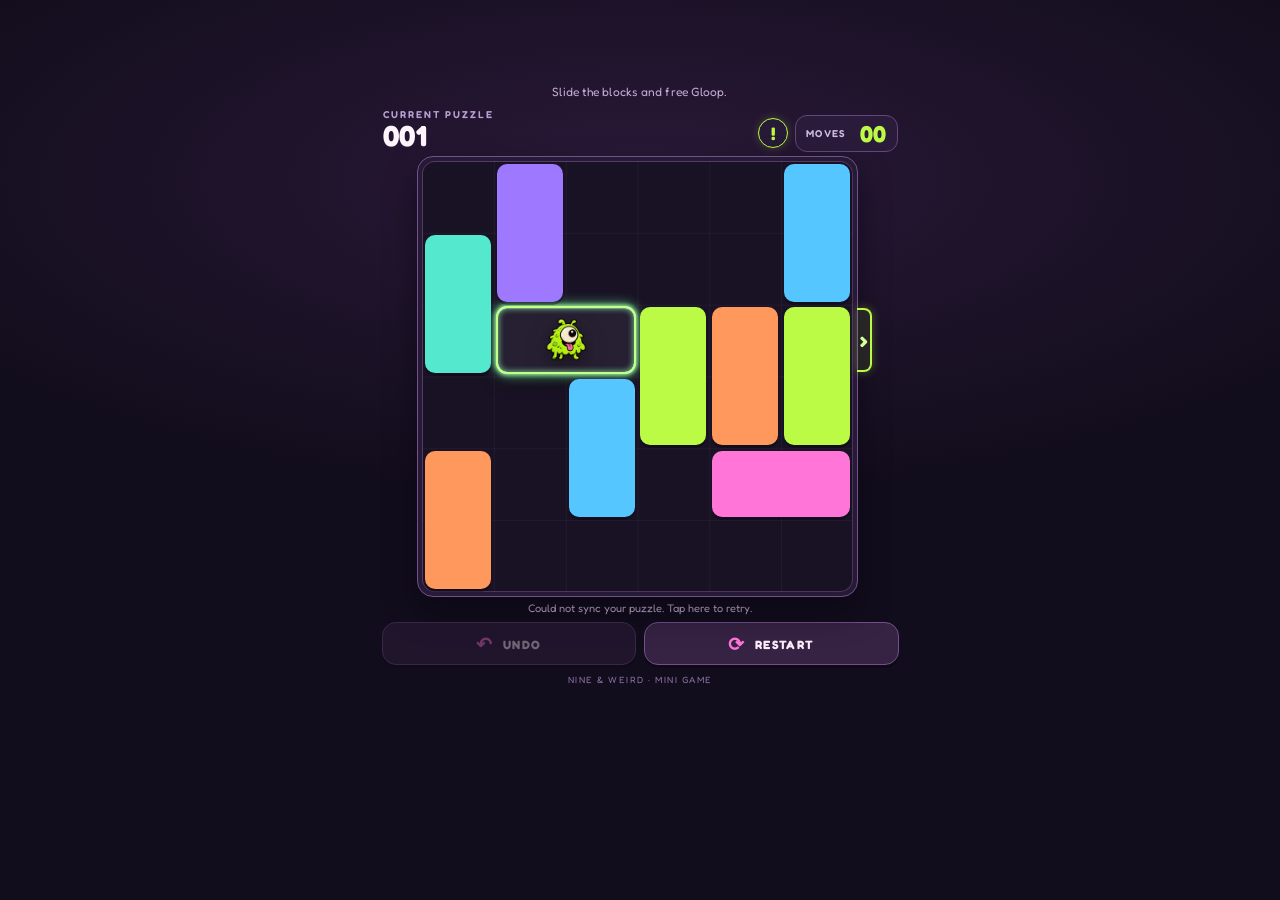
<file: let-me-out/index.html>
<!doctype html><html lang="en"><head><meta charset="utf-8"><meta name="viewport" content="width=device-width,initial-scale=1,viewport-fit=cover"><meta name="theme-color" content="#120D1C"><title>LET ME OUT! — Nine & Weird Mini Game</title>
<link rel="preconnect" href="https://fonts.googleapis.com"><link rel="preconnect" href="https://fonts.gstatic.com" crossorigin><link href="https://fonts.googleapis.com/css2?family=Creepster&family=Fredoka:wght@400;500;600;700&display=swap" rel="stylesheet"><style>
:root{color-scheme:dark;--ruby:#f36b78;--bg:#160b0e;--panel:#24131e;--line:#694354;--cream:#fff1ee;--lime:#baff66;--muted:#c5a5b1}
*{box-sizing:border-box}html,body{margin:0;min-height:100%;font-family:ui-rounded,"Trebuchet MS",system-ui,sans-serif;background:var(--bg);color:var(--cream)}body{background:radial-gradient(ellipse 580px 450px at 50% 32%,#41203988,transparent 75%),radial-gradient(ellipse 380px 240px at 50% 90%,#511a3455,transparent 90%),#160b0e}
.wrap{max-width:530px;min-height:100dvh;padding:16px 18px calc(24px + env(safe-area-inset-bottom));margin:auto;display:flex;flex-direction:column;align-items:stretch}
.top{display:flex;justify-content:space-between;align-items:center;gap:10px;color:#b99aa5;font-size:10px;font-weight:900;letter-spacing:2px}.brand{display:flex;align-items:center;gap:7px}.brand-mark{width:27px;height:27px;display:grid;place-items:center;border:1px solid #86516a;border-radius:8px;color:#f58a9b;background:#2e1925}.tag{font-size:10px;letter-spacing:.7px;padding:7px 10px;border:1px solid #89546b;border-radius:999px;background:#2a1524;color:#f9bec6;text-align:right}
.hero{text-align:center;margin:21px auto 17px;position:relative}.hero h1{font-size:clamp(34px,10vw,55px);line-height:1;margin:0;letter-spacing:-2px;font-weight:1000;color:#ffb2bd;text-shadow:0 3px #661d3c,0 0 24px #f36b7840}.hero h1 span{color:#c6ff83;text-shadow:0 3px #416223,0 0 24px #b8ff6b55}.hero p{font-size:12px;color:#cdaebb;line-height:1.5;margin:8px 0 0}
.status{display:flex;justify-content:space-between;align-items:center;margin:0 1px 10px}.status .level{font-size:12px;letter-spacing:1.1px;color:#f9c7cf;font-weight:900}.status .level b{display:block;font-size:26px;line-height:1.2;letter-spacing:-.5px;color:#fff5ef}.moves{font-size:11px;color:#d4b5c3;background:#301b2b;border:1px solid #86566c;padding:8px 12px;border-radius:12px}.moves strong{font-size:15px;color:#c4ff78;padding-left:7px}
.board-shell{position:relative;padding:7px;border:1px solid #965873;background:linear-gradient(145deg,#47243c,#1d121e 45%,#361d30);box-shadow:0 17px 42px #07040aaf,inset 0 1px 0 #ffffff20;border-radius:20px}
.board{aspect-ratio:1/1;position:relative;isolation:isolate;touch-action:none;user-select:none;border-radius:13px;overflow:visible;background:linear-gradient(155deg,#28172d,#221527);box-shadow:inset 0 0 25px #070710bb}
.board:before{content:"";position:absolute;inset:0;border-radius:12px;pointer-events:none;background-image:linear-gradient(to right,#ffffff10 1px,transparent 1px),linear-gradient(to bottom,#ffffff10 1px,transparent 1px);background-size:calc(100% / 6) calc(100% / 6);box-shadow:inset 0 0 0 1px #ffffff10}
.exit{position:absolute;left:calc(100% + 5px);top:calc(100% / 3 + 4px);height:calc(100% / 6 - 8px);width:13px;border:2px solid #b9ff76;border-left:0;border-radius:0 8px 8px 0;box-shadow:0 0 14px #baff6677;background:#baff661c;display:flex;align-items:center;justify-content:center;z-index:3}.exit:after{content:'›';color:#d4ff98;font-size:21px;font-weight:bold;margin-top:-2px}
.block{position:absolute;z-index:2;border-radius:12px;border:0;background:var(--base);box-shadow:0 6px 16px #120913a6;cursor:grab;touch-action:none;will-change:transform;transition:left .14s ease,top .14s ease,box-shadow .14s ease;display:flex;align-items:center;justify-content:center;overflow:visible}
.block:before{content:none}.block:after{content:none}
.block.dragging{z-index:10;cursor:grabbing;box-shadow:0 14px 24px #0302078f;transition:none!important}.block.locked{opacity:.95}.target{border:1.5px solid #f2ffff77!important;background:#ffffff10!important;box-shadow:inset 0 1px 0 #ffffff44,0 8px 16px #0f081280!important;backdrop-filter:blur(2px);-webkit-backdrop-filter:blur(2px);overflow:visible;animation:gloopElectricBreath 2.5s ease-in-out infinite}
/* Option C revised: an electrical pulse lights the ENTIRE perimeter of the glass,
   never short decorative strips or star symbols. The center stays transparent. */
.target::before,.target::after{content:"";position:absolute;pointer-events:none;z-index:3;inset:-2px;border-radius:13px;background:none;transform:none}
.target::before{border:2px solid #adfaff;box-shadow:0 0 5px #61eaffcc,0 0 13px #52e7ff77,inset 0 0 6px #69e9ff80;animation:gloopFullEdgeCyan 2.35s steps(1,end) infinite}
.target::after{border:2px solid #c4ff86;box-shadow:0 0 5px #b6ff7ae0,0 0 14px #90f83b7a,inset 0 0 6px #b3ff6180;animation:gloopFullEdgeLime 2.35s steps(1,end) infinite}
@keyframes gloopElectricBreath{0%,100%{box-shadow:inset 0 1px 0 #ffffff44,0 8px 16px #0f081280}42%,74%{box-shadow:inset 0 1px 0 #ffffff55,0 0 13px #95eeff40,0 8px 16px #0f081280}}
@keyframes gloopFullEdgeCyan{0%,11%,16%,42%,47%,75%,79%,100%{opacity:.12}12%,15%,43%,46%,76%,78%{opacity:1}}
@keyframes gloopFullEdgeLime{0%,24%,29%,56%,62%,89%,94%,100%{opacity:.08}25%,28%,57%,61%,90%,93%{opacity:1}}
.target img{position:relative;z-index:1;width:84%;height:84%;object-fit:contain;filter:drop-shadow(0 6px 10px #130b16b3);pointer-events:none;background:transparent!important}.target .target-label{display:none}.block.moving{transition:none!important}
.board-won{animation:boardflash .65s ease-in-out 2}@keyframes boardflash{50%{box-shadow:0 0 25px #baff6699,inset 0 0 20px #baff6660}}.target.escaping{transition:transform .22s ease-out!important;z-index:20}
.instruction{text-align:center;font-size:12px;color:#dbc1cc;margin:16px 0 11px;min-height:20px}.instruction strong{color:#c7ff86}
.actions{display:grid;grid-template-columns:1fr 1fr;gap:10px}button{font-family:inherit;cursor:pointer}button:disabled{opacity:.4;cursor:default}.btn{border:1px solid #8e5774;border-radius:15px;background:linear-gradient(#42283e,#2b182c);box-shadow:0 3px 0 #100916;color:#ffebee;padding:13px 8px;font-weight:900;font-size:12px;letter-spacing:1px;transition:filter .15s}.btn:not(:disabled):active{transform:translateY(2px);box-shadow:0 1px 0 #100916}.btn b{font-size:17px;vertical-align:-1px;margin-right:5px;color:#ffb8cb}.btn.primary{background:linear-gradient(140deg,#d3ff87,#9fe948);border-color:#edffbd;color:#2a4311;box-shadow:0 4px 0 #486f24;grid-column:span 2;font-size:15px}.btn.primary:disabled{display:none}
.bottom{margin-top:16px;padding:13px 14px;display:flex;gap:10px;align-items:center;border:1px solid #654056;background:#291824b5;border-radius:15px;color:#d4b8c5;line-height:1.5;font-size:11px}.bottom .icon{font-size:22px;color:#c5ff80}.bottom strong{color:#ffe6ed}.footer{text-align:center;font-size:10px;color:#8e7182;letter-spacing:.5px;margin-top:12px}
.overlay{position:fixed;inset:0;display:grid;place-items:center;background:#0a070cba;z-index:50;padding:18px}.overlay[hidden]{display:none}.modal{background:linear-gradient(155deg,#48293d,#251625);border:1px solid #a26a86;padding:27px 22px;border-radius:23px;max-width:390px;text-align:center;box-shadow:0 20px 70px #000b}.modal .eyebrow{font-size:11px;letter-spacing:2px;color:#c5ff86;font-weight:900}.modal h2{font-size:31px;margin:10px 0;color:#ffe2ed}.modal p{font-size:13px;color:#dac0ce;line-height:1.6}.modal .btn{width:100%;margin-top:13px}.modal .btn.primary{display:block}
@media(max-width:370px){.wrap{padding:13px 12px 20px}.hero{margin:16px 0 14px}.block{border-radius:8px}.bottom{font-size:10px}.target .target-label{font-size:7px}}
@media(prefers-reduced-motion:reduce){*{animation-duration:.01ms!important;transition-duration:.01ms!important}.target::before{opacity:.35!important}.target::after{opacity:.15!important}}

/* LET ME OUT! | visual pass: Ruby After Dark with flat neon obstacles.
   Mechanics and Gloop's approved full-border electric flickers are unchanged. */
@import url('https://fonts.googleapis.com/css2?family=Fredoka:wght@400;500;600;700&family=Pangolin&family=Rubik+Wet+Paint&display=swap');
:root{--bg:#160B0E;--panel:#24141E;--ruby:#F36B78;--cream:#FFF5F4;--muted:#D4B7C3;--lime:#BFFF69;--line:#654052}
html,body{background:#160B0E;color:var(--cream);font-family:'Fredoka',ui-rounded,system-ui,sans-serif}
body{background:radial-gradient(ellipse 90% 38% at 50% 30%,#3a1a2b90,transparent 75%),#160B0E}
.wrap{max-width:525px;padding:calc(19px + env(safe-area-inset-top)) 18px calc(28px + env(safe-area-inset-bottom));gap:0}
.top{font-family:'Fredoka',sans-serif;font-weight:600;letter-spacing:1.7px;color:#E9BFCF;font-size:10px;min-height:32px}
.brand{gap:9px}
.brand-mark{width:29px;height:29px;background:#3C1B2C;border:1px solid #9E516C;color:#FF8CA4;border-radius:10px;font-size:18px;box-shadow:none}
.tag{background:#35202F;border:1px solid #7D4B65;color:#FFCBD5;padding:7px 11px;font-family:'Fredoka',sans-serif;font-weight:700;letter-spacing:1.3px;font-size:10px;white-space:nowrap}
.mini-dot{color:#C4FA7A;font-size:10px;margin-right:5px;text-shadow:0 0 7px #C4FA7A88}
.hero{margin:31px auto 23px;width:100%;text-align:center}
.hero-eyebrow{font-family:'Fredoka',sans-serif;font-size:10px;letter-spacing:3px;font-weight:700;color:#A97998;display:block;margin:0 0 9px}
.hero h1{font-family:'Rubik Wet Paint','Fredoka',sans-serif;font-weight:400;font-size:clamp(35px,9vw,52px);letter-spacing:-1.4px;line-height:1.2;color:#F36B78;text-shadow:0 2px 0 #5A1B39,0 0 12px #F36B7833}
.hero h1 span{color:#C8FF74;text-shadow:0 2px 0 #476A2A,0 0 12px #C8FF7438}
.hero p{color:#D1AEBE;font-size:12px;margin-top:7px;letter-spacing:.1px}
.status{margin:0 3px 10px;align-items:end}
.status .level{color:#B897A8;font-family:'Fredoka',sans-serif;letter-spacing:2px;font-weight:600;font-size:10px}
.status .level b{font-family:'Pangolin','Fredoka',sans-serif;letter-spacing:.5px;font-size:30px;color:#FFF1F3;margin-top:1px}
.moves{border:1px solid #79485E;border-radius:12px;background:#2D1826;padding:8px 13px;min-width:99px;display:flex;justify-content:space-between;align-items:center;gap:14px;color:#D0AFC0;font-size:10px;font-weight:600;letter-spacing:1.3px;box-shadow:none}
.moves strong{font-family:'Pangolin','Fredoka',sans-serif;font-size:23px;color:#C8FF74;line-height:1;padding:0;letter-spacing:.5px}
.board-shell{padding:9px;border:1px solid #8A5068;background:#281525;box-shadow:0 14px 33px #09040875;border-radius:21px;margin:0 5px 0 0}
.board{border-radius:13px;background:#1A111F;box-shadow:inset 0 0 0 1px #573147}
.board:before{border-radius:12px;background-image:linear-gradient(to right,#C89ABD10 1px,transparent 1px),linear-gradient(to bottom,#C89ABD10 1px,transparent 1px);box-shadow:none}
.block:not(.target){border:0!important;background:var(--base)!important;box-shadow:0 3px 0 #0D08104D!important;border-radius:10px!important}
.block.dragging:not(.target){box-shadow:0 5px 12px #0402047a!important}
.target{border-radius:10px!important}
.target::before,.target::after{border-radius:11px!important}
.exit{width:15px;left:calc(100% + 4px);border-color:#CAFF80;background:#C9FF8018;box-shadow:0 0 9px #C9FF8045}
.exit:after{color:#D8FFA1}
.instruction{font-family:'Fredoka',sans-serif;font-size:12px;color:#D3B2C1;margin:17px 0 14px;min-height:20px}
.instruction strong{color:#C9FF7A}
.actions{gap:11px;margin:0 1px}
.btn{background:#342033;color:#FBE8EF;border:1px solid #87526E;box-shadow:0 3px 0 #130B13;border-radius:14px;padding:14px 9px;font-family:'Fredoka',sans-serif;font-size:12px;font-weight:700;letter-spacing:1.3px}
.btn b{color:#FF9AB0;font-size:19px;vertical-align:-2px}
.btn.primary{background:#C9FF78;color:#243615;border-color:#DEFF9F;box-shadow:0 3px 0 #729D3C;font-size:15px}
.btn:focus-visible{outline:2px solid #C9FF78;outline-offset:4px}
.bottom{border-radius:15px;border:1px solid #674154;background:#261521;margin-top:20px;padding:13px 15px;gap:12px;color:#C7A9B9;font-size:11px;line-height:1.55}
.bottom-glyph{flex:none;display:grid;place-items:center;border:1px solid #7A5266;border-radius:50%;width:23px;height:23px;font-family:'Pangolin',sans-serif;font-size:15px;color:#C9FF78}
.bottom strong{display:block;color:#F7DEE7;font-size:12px;font-weight:700;margin-bottom:2px}
.footer{letter-spacing:1.5px;color:#775664;font-size:9px;margin:17px 0 0}
.modal{background:#291724;border:1px solid #84536A;border-radius:23px;box-shadow:0 22px 70px #090408d9;max-width:370px;width:100%;padding:31px 24px}
.modal .eyebrow{color:#C8FF74;font-family:'Fredoka',sans-serif;letter-spacing:2.7px}
.modal h2{font-family:'Rubik Wet Paint','Fredoka',sans-serif;font-size:33px;line-height:1.2;color:#FF8DA5;font-weight:400}
.modal p{color:#DDBECC;font-size:13px}
@media(max-width:390px){.hero{margin:24px auto 18px}.hero h1{font-size:clamp(32px,9vw,43px)}.wrap{padding-left:13px;padding-right:13px}.board-shell{padding:7px}.tag{font-size:9px}}
@media(prefers-reduced-motion:reduce){.mini-dot{text-shadow:none}}

/* CHOSEN FINAL LOOK: Blacklight Candy + Creepster / Fredoka.
   Only style and palette changes. Original puzzle logic and electric Gloop frame retained. */
:root{--bg:#120D1C;--panel:#271A36;--ruby:#FF76D8;--cream:#FFF4FC;--muted:#C9B3DB;--lime:#BBFB45;--line:#674B80}
html,body{background:#120D1C!important;color:var(--cream);font-family:'Fredoka',system-ui,sans-serif!important}
body{background:radial-gradient(ellipse 85% 46% at 50% 29%,#39204A9B,transparent 76%),#120D1C!important}
.top{color:#CFB5E2;font-family:'Fredoka',sans-serif!important}
.brand-mark{background:#321E43;border-color:#78508C;color:#FF76D8}
.tag{background:#2D1C3E;border-color:#705083;color:#FFD0F3}
.mini-dot{color:#BBFB45;text-shadow:0 0 7px #BBFB4577}
.hero-eyebrow{color:#A986CB}
.hero h1{font-family:'Creepster',Impact,'Arial Black',sans-serif!important;color:#FF76D8!important;font-weight:400!important;letter-spacing:1px!important;font-size:clamp(51px,12vw,68px)!important;line-height:1.02!important;text-shadow:0 3px 0 #68285E,0 0 17px #FF76D850!important}
.hero h1 span{color:#BBFB45!important;text-shadow:0 3px 0 #45631B,0 0 17px #BBFB4548!important}
.hero p{color:#C5ABD5}
.status .level{color:#BAA0D2;font-family:'Fredoka',sans-serif}
.status .level b{font-family:'Fredoka',sans-serif;color:#FFF4FC;font-weight:700;font-size:29px}
.moves{background:#2B1B3A;border-color:#65457C;color:#D1BAE0}
.moves strong{font-family:'Fredoka',sans-serif;color:#BBFB45;font-weight:700}
.board-shell{background:#271A36!important;border:1px solid #73518B!important;box-shadow:0 15px 30px #07030F80!important}
.board{background:#191225!important;box-shadow:inset 0 0 0 1px #4C335C!important}
.board:before{background-image:linear-gradient(to right,#FFFFFF0A 1px,transparent 1px),linear-gradient(to bottom,#FFFFFF0A 1px,transparent 1px)}
.block:not(.target){border:0!important;background:var(--base)!important;background-image:none!important;box-shadow:0 3px 0 #08050D55!important;border-radius:10px!important}
.block.dragging:not(.target){box-shadow:0 7px 17px #0904109c!important}
/* Do NOT override target ::before/::after: those are the approved full-edge flickers. */
.target{background:#FFFFFF10!important;border-color:#EEFFFF78!important}
.exit{border-color:#BBFB45;background:#BBFB4518;box-shadow:0 0 10px #BBFB4550}
.exit:after{color:#D7FF9A}
.instruction{color:#CEB7DD;font-family:'Fredoka',sans-serif}
.instruction strong{color:#BBFB45}
.btn{font-family:'Fredoka',sans-serif!important;background:#362243!important;color:#FCECFB;border-color:#74508B;box-shadow:0 3px 0 #0F0917}
.btn b{color:#FF76D8}
.btn.primary{background:#BBFB45!important;background-image:none!important;color:#243114;border-color:#E3FFAC;box-shadow:0 3px 0 #668B26}
.btn:focus-visible{outline-color:#FF76D8}
.bottom{background:#271A36;border-color:#674B80;color:#CAB3D8}
.bottom-glyph{border-color:#805D99;color:#BBFB45;font-family:'Fredoka',sans-serif}
.bottom strong{color:#FFF1FC}
.bottom-heart{flex:none;align-self:flex-start;display:flex;align-items:center;justify-content:center;width:18px;height:18px;transform:translateY(1px)}.bottom-heart svg{display:block;width:18px;height:18px;filter:drop-shadow(0 0 7px #BBFB45A0)}.bottom-copy{display:flex;flex-direction:column;gap:3px}.bottom-copy strong{font-size:12px;line-height:1.3;color:#FFF1FC;margin:0}.bottom-copy>span{display:block}
.footer{color:#8A72A5}
.modal{background:#271A36!important;border-color:#8E66A5}
.modal .eyebrow{font-family:'Fredoka',sans-serif;color:#BBFB45}
.modal h2{font-family:'Creepster',Impact,'Arial Black',sans-serif!important;font-size:44px;letter-spacing:1px;font-weight:400;color:#FF76D8}
.modal p{font-family:'Fredoka',sans-serif;color:#DCC8E7}
@media(max-width:390px){.hero h1{font-size:clamp(46px,11.5vw,57px)!important}}

/* Approved title animation: B — Dramatic BAM. Three sequential punch-ins,
   followed by OUT! struggling sideways. No gameplay logic is changed. */
.hero h1{display:flex;justify-content:center;align-items:baseline;white-space:nowrap;overflow:visible;letter-spacing:-.7px}
.hero h1 .title-let,.hero h1 .title-me,.hero h1 .title-out{display:inline-block;white-space:pre;will-change:transform,opacity;transform-origin:center center;color:#FF76D8!important;text-shadow:0 3px 0 #68285E,0 0 17px #FF76D850!important}
.hero h1 .title-out{color:#BBFB45!important;text-shadow:0 3px 0 #45631B,0 0 17px #BBFB4548!important;transform-origin:left center}
.hero h1 .title-let{animation:gloopBamLet 5.5s linear both infinite}
.hero h1 .title-me{animation:gloopBamMe 5.5s linear both infinite}
.hero h1 .title-out{animation:gloopBamOut 5.5s linear both infinite}
/* Three crisp arrivals, smoothly interpolated to avoid stepped jitter. */
@keyframes gloopBamLet{
  0%,2.5%{opacity:0;transform:translateY(13px) scale(1.35)}
  5.5%{opacity:1;transform:translateY(-2px) scale(1.09)}
  8.5%,94%{opacity:1;transform:translateY(0) scale(1)}
  98%,100%{opacity:0;transform:translateY(0) scale(1)}
}
@keyframes gloopBamMe{
  0%,11%{opacity:0;transform:translateY(13px) scale(1.35)}
  14%{opacity:1;transform:translateY(-2px) scale(1.09)}
  17%,94%{opacity:1;transform:translateY(0) scale(1)}
  98%,100%{opacity:0;transform:translateY(0) scale(1)}
}
@keyframes gloopBamOut{
  0%,20%{opacity:0;transform:translateY(15px) scale(1.42)}
  23.5%{opacity:1;transform:translateY(-3px) scale(1.12)}
  27%,39%{opacity:1;transform:translateX(0) rotate(0) scale(1)}
  42%{transform:translateX(13px) rotate(-3deg) scale(1)}
  45%{transform:translateX(-2px) rotate(2deg) scale(1)}
  48%{transform:translateX(15px) rotate(-2deg) scale(1)}
  53%,94%{opacity:1;transform:translateX(0) rotate(0) scale(1)}
  98%,100%{opacity:0;transform:translateX(0) rotate(0) scale(1)}
}
@media(prefers-reduced-motion:reduce){
  .hero h1 .title-let,.hero h1 .title-me,.hero h1 .title-out{animation:none!important;opacity:1!important;transform:none!important}
}

/* V2 fitted mini-game: no extra brand/tag header, Blacklight Candy throughout. */
:root{--bg:#120D1C;--panel:#271A36;--ruby:#FF76D8;--line:#674B80;--lime:#BBFB45;--muted:#C9B3DB;--cream:#FFF4FC}
html,body{height:100%;min-height:0;margin:0;background:#120D1C!important;overflow:hidden}
body{background:radial-gradient(ellipse 85% 46% at 50% 20%,#39204A9B,transparent 76%),#120D1C!important}
.wrap{height:100dvh;min-height:0;max-height:760px;margin:0 auto;overflow:hidden;padding:clamp(5px,1dvh,9px) 3px 6px;justify-content:flex-start}
.hero{flex:none;margin:clamp(2px,.7dvh,8px) auto clamp(5px,1dvh,9px)}
.hero h1{font-size:clamp(37px, min(11vw, 7dvh), 64px)!important}
.hero p{margin-top:4px;font-size:clamp(10px,1.65dvh,12px);line-height:1.3}
.status{flex:none;margin:0 2px 4px}
.status .level b{font-size:clamp(20px,3.4dvh,29px);line-height:1.05}
.moves{padding:6px 10px}
.board-shell{flex:none;align-self:center;box-sizing:border-box;width:min(85%,calc((100dvh - 180px)*.85),620.5px);max-width:100%;padding:clamp(2px,.5dvh,4px);border-radius:16px}
.board{width:100%;aspect-ratio:1/1}
.instruction{flex:none;min-height:17px;margin:4px 0;font-size:11px;line-height:1.3}
.actions{flex:none;gap:8px}
.btn{padding:clamp(6px,1dvh,9px) 7px}
.bottom{flex:none;margin-top:clamp(7px,1.35dvh,13px);padding:clamp(7px,1.25dvh,11px) 12px;line-height:1.35}
.footer{flex:none;margin:clamp(4px,1dvh,9px) 0 0;font-size:9px}
.moves-group{display:flex;align-items:center;gap:7px}
.help-trigger{display:grid;place-items:center;width:30px;height:30px;flex:none;border:1.5px solid #BBFB45;border-radius:50%;background:#271A36;color:#BBFB45;font:900 18px/1 'Fredoka',system-ui,sans-serif;box-shadow:0 0 10px #BBFB4535;cursor:pointer;touch-action:manipulation}
.help-trigger:focus-visible,.help-close:focus-visible{outline:2px solid #FFF4FC;outline-offset:3px}
.help-overlay{position:fixed;inset:0;z-index:60;display:grid;place-items:center;padding:18px;background:#080612D9}
.help-overlay[hidden]{display:none!important}
.help-card{width:min(100%,370px);padding:23px 19px;border:1px solid #9D70B6;border-radius:18px;background:linear-gradient(145deg,#30203E,#171122);box-shadow:0 15px 65px #000A;color:#FFF4FC;text-align:center}
.help-card h2{margin:0 0 13px;color:#FF76D8;font:400 32px 'Creepster',Impact,sans-serif}
.help-card p{margin:8px 0;font:500 13px/1.5 'Fredoka',system-ui,sans-serif}
.help-card strong{color:#BBFB45}
.help-close{margin-top:16px;padding:10px 20px;border:1px solid #BBFB45;border-radius:11px;background:#BBFB45;color:#17210A;font:700 13px 'Fredoka',sans-serif}
.bottom{display:none!important}
/* On short phone screens, prioritize a comfortably sized interactive board over secondary copy. */
@media(max-height:760px){.bottom{display:none}.hero{margin-top:3px;margin-bottom:7px}.instruction{margin:5px 0}.footer{margin-top:4px}}
@media(max-height:650px){
 .wrap{padding:4px 5px 6px}
 .hero{margin:2px auto 5px}
 .hero h1{font-size:clamp(33px,8.5vw,48px)!important}
 .status{margin-bottom:5px}
 .bottom{padding:6px 10px;font-size:10px}
 .bottom-copy strong{font-size:11px}
 .footer{margin-top:3px}
}
@media(max-height:520px){
 html,body{overflow:auto;scrollbar-width:thin;scrollbar-color:#BBFB45 #271A36}
 .wrap{height:auto;min-height:100dvh;max-height:none;overflow:visible}
}
*::-webkit-scrollbar{width:5px;height:5px}
*::-webkit-scrollbar-track{background:#271A36}
*::-webkit-scrollbar-thumb{background:#BBFB45;border-radius:9px}

</style></head><body><main class="wrap">

<header class="hero"><h1 aria-label="LET ME OUT!"><span class="title-let" aria-hidden="true">LET</span><span class="title-me" aria-hidden="true"> ME</span><span class="title-out" aria-hidden="true"> OUT!</span></h1><p>Slide the blocks and free Gloop.</p></header>
<section class="status"><div class="level">CURRENT PUZZLE <b id="level">001</b></div><div class="moves-group"><button type="button" class="help-trigger" id="help-trigger" aria-label="View game instructions" aria-haspopup="dialog" aria-controls="help-dialog">!</button><div class="moves"><span>MOVES</span><strong id="moves">00</strong></div></div></section>
<div class="board-shell"><div class="board" id="board" aria-label="Sliding block puzzle board"><div class="exit" title="Exit to the right"></div></div></div>
<div class="instruction" id="instruction">Slide the blocks to <strong>let Gloop out!</strong></div>
<div class="actions"><button id="undo" class="btn"><b>↶</b> UNDO</button><button id="restart" class="btn"><b>⟳</b> RESTART</button><button id="next" class="btn primary" disabled>NEXT LEVEL ›</button></div>
<div class="bottom"><span class="bottom-heart" aria-hidden="true"><svg viewBox="0 0 24 24" fill="none" xmlns="http://www.w3.org/2000/svg"><path d="M12.2 20.1C11 18.9 9.7 17.8 8.4 16.8C6.6 15.4 5.1 14.1 4 12.6C2.8 10.9 2.6 8.8 3.5 7.1C4.2 5.8 5.6 4.9 7.1 4.9C8.6 4.9 9.8 5.6 10.9 7C11 7.2 11.2 7.2 11.3 7C12.4 5.6 13.8 4.8 15.5 4.9C17.1 5 18.5 5.9 19.2 7.4C20 9.2 19.7 11.2 18.4 12.8C17.3 14.2 15.8 15.4 14 16.8C13.5 17.2 12.8 17.7 12.2 20.1Z" stroke="#BBFB45" stroke-width="2.1" stroke-linecap="round" stroke-linejoin="round"/></svg></span><span class="bottom-copy"><strong>Need a little break from Sudoku?</strong><span>Get Gloop out before your moves run out. No timer — just a little brain workout.</span></span></div>
<div class="footer">NINE & WEIRD <span aria-hidden="true">·</span> MINI GAME</div>
</main><div class="help-overlay" id="help-dialog" role="dialog" aria-modal="true" aria-labelledby="help-title" hidden><div class="help-card"><h2 id="help-title">HOW TO PLAY</h2><p>Slide the blocks to <strong>let Gloop out!</strong> Move each block along its own direction and guide Gloop through the exit on the right.</p><p><strong>Need a little break from Sudoku?</strong></p><p>Get Gloop out before your moves run out. No timer — just a little brain workout.</p><button type="button" class="help-close" id="help-close">GOT IT!</button></div></div><div class="overlay" id="modal" hidden><div class="modal"><div class="eyebrow">ESCAPE COMPLETE</div><h2>GLOOP ESCAPED!</h2><p>You shoved Gloop out of the board. He is already thinking of getting himself stuck again.</p><button class="btn primary" id="modal-next">NEXT LEVEL ›</button><button class="btn" id="modal-close">ADMIRE MY WORK</button></div></div><div class="overlay" id="move-failed" hidden><div class="modal"><div class="eyebrow">OUT OF MOVES</div><h2>GLOOP IS STILL STUCK!</h2><p>Not quite! There's a solution within your move budget. Try again!</p><button class="btn primary" id="try-again" type="button">TRY AGAIN ↶</button></div></div>
<script>
'use strict';
const PUZZLES=[{"min":4,"pieces":[{"axis":"H","row":2,"len":2,"pos":1,"id":"target"},{"axis":"V","col":4,"len":2,"pos":1,"id":"b1"},{"axis":"H","row":5,"pos":1,"len":3,"id":"b2"},{"axis":"H","row":3,"pos":0,"len":2,"id":"b3"},{"axis":"V","col":3,"pos":1,"len":3,"id":"b4"},{"axis":"V","col":2,"pos":0,"len":2,"id":"b5"},{"axis":"V","col":1,"pos":0,"len":2,"id":"b6"}]},{"min":3,"pieces":[{"axis":"H","row":2,"len":2,"pos":1,"id":"target"},{"axis":"V","col":3,"len":3,"pos":0,"id":"b1"},{"axis":"H","row":5,"pos":0,"len":2,"id":"b2"},{"axis":"H","row":0,"pos":1,"len":2,"id":"b3"},{"axis":"H","row":4,"pos":1,"len":2,"id":"b4"},{"axis":"V","col":5,"pos":0,"len":2,"id":"b5"},{"axis":"V","col":4,"pos":2,"len":2,"id":"b6"}]},{"min":4,"pieces":[{"axis":"H","row":2,"len":2,"pos":1,"id":"target"},{"axis":"V","col":3,"len":2,"pos":2,"id":"b1"},{"axis":"V","col":0,"pos":3,"len":3,"id":"b2"},{"axis":"H","row":3,"pos":4,"len":2,"id":"b3"},{"axis":"V","col":5,"pos":1,"len":2,"id":"b4"},{"axis":"H","row":0,"pos":3,"len":3,"id":"b5"},{"axis":"H","row":5,"pos":4,"len":2,"id":"b6"},{"axis":"V","col":0,"pos":0,"len":2,"id":"b7"},{"axis":"H","row":3,"pos":1,"len":2,"id":"b8"}]},{"min":4,"pieces":[{"axis":"H","row":2,"len":2,"pos":0,"id":"target"},{"axis":"V","col":4,"len":3,"pos":2,"id":"b1"},{"axis":"H","row":0,"pos":2,"len":2,"id":"b2"},{"axis":"H","row":5,"pos":4,"len":2,"id":"b3"},{"axis":"V","col":2,"pos":3,"len":2,"id":"b4"},{"axis":"V","col":0,"pos":4,"len":2,"id":"b5"},{"axis":"V","col":5,"pos":1,"len":2,"id":"b6"},{"axis":"V","col":3,"pos":3,"len":2,"id":"b7"}]},{"min":5,"pieces":[{"axis":"H","row":2,"len":2,"pos":0,"id":"target"},{"axis":"V","col":2,"len":2,"pos":2,"id":"b1"},{"axis":"V","col":3,"pos":0,"len":3,"id":"b2"},{"axis":"H","row":4,"pos":4,"len":2,"id":"b3"},{"axis":"V","col":0,"pos":3,"len":2,"id":"b4"},{"axis":"V","col":5,"pos":0,"len":3,"id":"b5"},{"axis":"V","col":4,"pos":0,"len":2,"id":"b6"}]},{"min":5,"pieces":[{"axis":"H","row":2,"len":2,"pos":0,"id":"target"},{"axis":"V","col":2,"len":2,"pos":1,"id":"b1"},{"axis":"H","row":3,"pos":3,"len":2,"id":"b2"},{"axis":"V","col":5,"pos":1,"len":2,"id":"b3"},{"axis":"H","row":4,"pos":0,"len":2,"id":"b4"},{"axis":"H","row":0,"pos":0,"len":2,"id":"b5"},{"axis":"V","col":4,"pos":0,"len":3,"id":"b6"},{"axis":"H","row":3,"pos":0,"len":2,"id":"b7"},{"axis":"H","row":5,"pos":1,"len":2,"id":"b8"}]},{"min":6,"pieces":[{"axis":"H","row":2,"len":2,"pos":2,"id":"target"},{"axis":"V","col":4,"len":3,"pos":0,"id":"b1"},{"axis":"H","row":5,"pos":1,"len":2,"id":"b2"},{"axis":"V","col":0,"pos":2,"len":2,"id":"b3"},{"axis":"V","col":1,"pos":0,"len":2,"id":"b4"},{"axis":"V","col":0,"pos":4,"len":2,"id":"b5"},{"axis":"H","row":3,"pos":2,"len":2,"id":"b6"},{"axis":"H","row":3,"pos":4,"len":2,"id":"b7"},{"axis":"H","row":4,"pos":1,"len":2,"id":"b8"},{"axis":"V","col":5,"pos":1,"len":2,"id":"b9"}]},{"min":10,"pieces":[{"axis":"H","row":2,"len":2,"pos":0,"id":"target"},{"axis":"V","col":5,"len":2,"pos":1,"id":"b1"},{"axis":"H","row":1,"pos":0,"len":2,"id":"b2"},{"axis":"V","col":4,"pos":0,"len":3,"id":"b3"},{"axis":"V","col":2,"pos":1,"len":2,"id":"b4"},{"axis":"V","col":3,"pos":1,"len":3,"id":"b5"},{"axis":"H","row":4,"pos":4,"len":2,"id":"b6"},{"axis":"H","row":5,"pos":3,"len":3,"id":"b7"},{"axis":"V","col":0,"pos":3,"len":3,"id":"b8"},{"axis":"H","row":0,"pos":1,"len":2,"id":"b9"}]},{"min":8,"pieces":[{"axis":"H","row":2,"len":2,"pos":0,"id":"target"},{"axis":"V","col":3,"len":2,"pos":2,"id":"b1"},{"axis":"V","col":4,"pos":0,"len":3,"id":"b2"},{"axis":"H","row":0,"pos":1,"len":3,"id":"b3"},{"axis":"V","col":0,"pos":3,"len":2,"id":"b4"},{"axis":"H","row":5,"pos":3,"len":2,"id":"b5"},{"axis":"V","col":1,"pos":3,"len":2,"id":"b6"},{"axis":"H","row":4,"pos":3,"len":3,"id":"b7"},{"axis":"H","row":1,"pos":0,"len":2,"id":"b8"}]},{"min":10,"pieces":[{"axis":"H","row":2,"len":2,"pos":0,"id":"target"},{"axis":"V","col":5,"len":2,"pos":1,"id":"b1"},{"axis":"V","col":0,"pos":3,"len":2,"id":"b2"},{"axis":"H","row":4,"pos":1,"len":3,"id":"b3"},{"axis":"H","row":3,"pos":4,"len":2,"id":"b4"},{"axis":"V","col":2,"pos":0,"len":3,"id":"b5"},{"axis":"H","row":3,"pos":1,"len":2,"id":"b6"},{"axis":"H","row":5,"pos":1,"len":2,"id":"b7"},{"axis":"V","col":4,"pos":4,"len":2,"id":"b8"},{"axis":"H","row":1,"pos":0,"len":2,"id":"b9"}]},{"min":9,"pieces":[{"axis":"H","row":2,"len":2,"pos":1,"id":"target"},{"axis":"V","col":3,"len":3,"pos":2,"id":"b1"},{"axis":"H","row":0,"pos":2,"len":2,"id":"b2"},{"axis":"V","col":1,"pos":3,"len":2,"id":"b3"},{"axis":"V","col":0,"pos":2,"len":3,"id":"b4"},{"axis":"H","row":5,"pos":3,"len":2,"id":"b5"},{"axis":"V","col":1,"pos":0,"len":2,"id":"b6"},{"axis":"H","row":1,"pos":2,"len":3,"id":"b7"},{"axis":"H","row":4,"pos":4,"len":2,"id":"b8"},{"axis":"V","col":5,"pos":2,"len":2,"id":"b9"},{"axis":"V","col":4,"pos":2,"len":2,"id":"b10"}]},{"min":9,"pieces":[{"axis":"H","row":2,"len":2,"pos":0,"id":"target"},{"axis":"V","col":3,"len":3,"pos":0,"id":"b1"},{"axis":"H","row":3,"pos":0,"len":3,"id":"b2"},{"axis":"V","col":4,"pos":0,"len":3,"id":"b3"},{"axis":"H","row":1,"pos":1,"len":2,"id":"b4"},{"axis":"V","col":0,"pos":4,"len":2,"id":"b5"},{"axis":"H","row":4,"pos":3,"len":2,"id":"b6"},{"axis":"H","row":0,"pos":1,"len":2,"id":"b7"},{"axis":"V","col":2,"pos":4,"len":2,"id":"b8"}]},{"min":8,"pieces":[{"axis":"H","row":2,"len":2,"pos":1,"id":"target"},{"axis":"V","col":3,"len":2,"pos":1,"id":"b1"},{"axis":"V","col":5,"pos":4,"len":2,"id":"b2"},{"axis":"H","row":0,"pos":2,"len":3,"id":"b3"},{"axis":"H","row":4,"pos":3,"len":2,"id":"b4"},{"axis":"V","col":5,"pos":1,"len":2,"id":"b5"},{"axis":"H","row":5,"pos":0,"len":2,"id":"b6"},{"axis":"V","col":4,"pos":1,"len":3,"id":"b7"},{"axis":"V","col":2,"pos":3,"len":2,"id":"b8"}]},{"min":12,"pieces":[{"axis":"H","row":2,"len":2,"pos":0,"id":"target"},{"axis":"V","col":3,"len":2,"pos":1,"id":"b1"},{"axis":"V","col":4,"pos":0,"len":2,"id":"b2"},{"axis":"H","row":1,"pos":1,"len":2,"id":"b3"},{"axis":"H","row":0,"pos":0,"len":2,"id":"b4"},{"axis":"H","row":5,"pos":4,"len":2,"id":"b5"},{"axis":"V","col":5,"pos":1,"len":3,"id":"b6"},{"axis":"H","row":4,"pos":3,"len":3,"id":"b7"},{"axis":"V","col":1,"pos":3,"len":2,"id":"b8"},{"axis":"V","col":2,"pos":4,"len":2,"id":"b9"},{"axis":"H","row":0,"pos":2,"len":2,"id":"b10"}]},{"min":8,"pieces":[{"axis":"H","row":2,"len":2,"pos":0,"id":"target"},{"axis":"V","col":4,"len":3,"pos":2,"id":"b1"},{"axis":"H","row":0,"pos":1,"len":2,"id":"b2"},{"axis":"V","col":0,"pos":4,"len":2,"id":"b3"},{"axis":"V","col":3,"pos":0,"len":3,"id":"b4"},{"axis":"H","row":5,"pos":1,"len":3,"id":"b5"},{"axis":"H","row":4,"pos":1,"len":3,"id":"b6"},{"axis":"H","row":1,"pos":4,"len":2,"id":"b7"},{"axis":"H","row":3,"pos":2,"len":2,"id":"b8"},{"axis":"H","row":0,"pos":4,"len":2,"id":"b9"}]},{"min":10,"pieces":[{"axis":"H","row":2,"len":2,"pos":0,"id":"target"},{"axis":"V","col":3,"len":3,"pos":2,"id":"b1"},{"axis":"V","col":5,"pos":2,"len":3,"id":"b2"},{"axis":"V","col":1,"pos":4,"len":2,"id":"b3"},{"axis":"H","row":5,"pos":4,"len":2,"id":"b4"},{"axis":"V","col":0,"pos":3,"len":2,"id":"b5"},{"axis":"H","row":0,"pos":2,"len":2,"id":"b6"},{"axis":"H","row":1,"pos":2,"len":2,"id":"b7"},{"axis":"V","col":4,"pos":2,"len":2,"id":"b8"},{"axis":"H","row":1,"pos":4,"len":2,"id":"b9"},{"axis":"V","col":2,"pos":2,"len":2,"id":"b10"},{"axis":"V","col":2,"pos":4,"len":2,"id":"b11"}]}];
const GLOOP_IMG='[data-uri]';
const FBACK='[data-uri]';
const PALETTE=[['#FFB0EB','#FF76D8','#B845A8','#FFCBF2','#FF76D855'],['#E2FF9A','#BBFB45','#668F18','#EFFFBA','#BBFB4555'],['#A0E7FF','#55C6FF','#257BB3','#C4F1FF','#55C6FF55'],['#FFD09C','#FF985C','#B85A24','#FFE0BC','#FF985C55'],['#CAB4FF','#9E79FF','#6041B8','#E4D8FF','#9E79FF55'],['#97FFF3','#54E8CF','#248E83','#C9FFF8','#54E8CF55']];
const BOARD=document.querySelector('#board'),EL={level:document.querySelector('#level'),moves:document.querySelector('#moves'),failed:document.querySelector('#move-failed'),instruction:document.querySelector('#instruction'),undo:document.querySelector('#undo'),restart:document.querySelector('#restart'),next:document.querySelector('#next'),modal:document.querySelector('#modal')};
const STORE='nw-let-me-out-prototype-v6';let level=1,pieces=[],initial=[],history=[],moves=0,moveLimit=Infinity,solved=false,drag=null,escaping=false,legacyActive=false,puzzleVersion='v5';
// All 16 source puzzles were verified solvable by a shortest-path search.
// Each five-level wave rises toward a deliberately difficult fifth level.
const PUZZLE_WAVES=[
 [1,0,4,6,8],    // 3,4,5,6,8 minimum moves
 [5,6,12,11,7],  // 5,6,8,9,10
 [6,8,10,7,13],  // 6,8,9,10,12
 [8,10,7,15,13] // 8,9,10,10,12
];
const LATER_WAVE=[12,11,7,15,13]; // 8,9,10,10,12
// Version 3: deterministic on-demand boards, instead of looping the same five boards.
// A scramble is a sequence of legal reversible moves from a verified solvable board:
// every generated puzzle therefore has a solution, and replay/restart is reproducible.
function puzzleRandom(seed){
 let s=seed>>>0;
 return ()=>{s=(s+0x6D2B79F5)>>>0;let t=Math.imul(s^(s>>>15),1|s);
 t^=t+Math.imul(t^(t>>>7),61|t);return ((t^(t>>>14))>>>0)/4294967296;};
}
function scramblePuzzle(raw,index){
 const slot=(index-1)%5,challenge=slot===4;
 const rng=puzzleRandom((Math.imul(index,0x9E3779B1)^0xA51C3D7F)>>>0);
 const out=raw.pieces.map(p=>({...p}));
 const steps=(challenge?110:42+slot*14)+Math.min(60,Math.floor(index/25)*3);
 let last=-1,previous='',recent=new Set();
 for(let n=0;n<steps;n++){
  const board=new Int8Array(36);
  for(let i=0;i<out.length;i++){const p=out[i];
   for(let t=0;t<p.len;t++){const x=p.axis==='H'?p.pos+t:p.col,y=p.axis==='V'?p.pos+t:p.row;board[y*6+x]=i+1;}
  }
  const options=[];
  for(let i=0;i<out.length;i++){
   const p=out[i];
   for(const dir of [-1,1]){
    for(let pos=p.pos+dir;pos>=0&&pos<=6-p.len;pos+=dir){
     const edge=dir>0?pos+p.len-1:pos;
     const x=p.axis==='H'?edge:p.col,y=p.axis==='V'?edge:p.row;
     if(board[y*6+x])break;
     if(i===0&&pos===4)continue; // never generate an already-finished board
     const key=i+':'+pos;
     if(key===previous)continue;
     options.push({i,pos,key,weight:(i===last?.45:1)});
    }
   }
  }
  if(!options.length)break;
  const weight=options.reduce((sum,o)=>sum+o.weight,0);
  let draw=rng()*weight,choice=options[options.length-1];
  for(const o of options){draw-=o.weight;if(draw<=0){choice=o;break;}}
  previous=choice.i+':'+out[choice.i].pos;
  out[choice.i].pos=choice.pos;last=choice.i;
  if(n%9===0)recent.add(out.map(p=>p.pos).join(','));
 }
 // Ensure each board starts with at least one blocking obstacle in the exit lane.
 // (The original templates are solvable; any legal scramble is also solvable.)
 return out;
}
// Exact shortest-path test; a move is one slide to any reachable position.
// A search budget prevents pathological layouts from stalling mobile devices.
function puzzleMinimumMoves(pieces,limit){
 const start=pieces.map(p=>p.pos),key=a=>a.join(',');
 const queue=[start],steps=[0],seen=new Set([key(start)]);
 for(let head=0;head<queue.length&&head<limit;head++){
  const positions=queue[head],distance=steps[head];
  if(positions[0]===4)return distance;
  const occupied=new Int8Array(36);
  for(let i=0;i<pieces.length;i++){
   const p=pieces[i];
   for(let t=0;t<p.len;t++){
    const x=p.axis==='H'?positions[i]+t:p.col,y=p.axis==='V'?positions[i]+t:p.row;
    occupied[y*6+x]=i+1;
   }
  }
  for(let i=0;i<pieces.length;i++){
   const p=pieces[i];
   for(const step of [-1,1]){
    for(let position=positions[i]+step;position>=0&&position<=6-p.len;position+=step){
     const edge=step>0?position+p.len-1:position;
     const x=p.axis==='H'?edge:p.col,y=p.axis==='V'?edge:p.row;
     if(occupied[y*6+x])break;
     const next=positions.slice();next[i]=position;const id=key(next);
     if(!seen.has(id)){seen.add(id);queue.push(next);steps.push(distance+1);}
    }
   }
  }
 }
 return null;
}
// V4: build the actual obstacle arrangement from the level seed.
// Unlike V3, neither the cars nor their fixed rows/columns come from the 16 templates.
const freshPuzzleCache=new Map();
function newObstacleLayout(index,attempt){
 const rng=puzzleRandom((Math.imul(index,0x9E3779B1)+Math.imul(attempt+1,0x85EBCA6B))>>>0);
 const rand=n=>Math.floor(rng()*n);
 const targetPos=rand(2),occupied=new Uint8Array(36);
 const cars=[{axis:'H',row:2,len:2,pos:targetPos,id:'target'}];
 for(let x=targetPos;x<targetPos+2;x++)occupied[12+x]=1;
 function add(p){
  for(let t=0;t<p.len;t++){
   const x=p.axis==='H'?p.pos+t:p.col,y=p.axis==='V'?p.pos+t:p.row;
   if(occupied[y*6+x])return false;
  }
  for(let t=0;t<p.len;t++){
   const x=p.axis==='H'?p.pos+t:p.col,y=p.axis==='V'?p.pos+t:p.row;
   occupied[y*6+x]=1;
  }
  cars.push(p);return true;
 }
 // At least one obstacle covers Gloop's exit row. All additional
 // cars are placed from scratch, including their axis, lane and length.
 const length=2+rand(2),col=3+rand(3);
 if(!add({axis:'V',col,len:length,pos:length===2?1:rand(2),id:'b1'}))return null;
 const count=9+rand(5); // 9–13 pieces, not five recurring layouts
 for(let tries=0;cars.length<count&&tries<130;tries++){
  const axis=rng()<.52?'V':'H',len=rng()<.23?3:2,lane=rand(6),pos=rand(7-len);
  if(axis==='H'&&lane===2)continue;
  add({axis,len,pos,...(axis==='H'?{row:lane}:{col:lane}),id:'b'+cars.length});
 }
 return cars;
}
function generateFreshPuzzle(index){
 if(freshPuzzleCache.has(index))return freshPuzzleCache.get(index).map(p=>({...p}));
 const slot=(index-1)%5,isChallenge=slot===4;
 const target=[4,5,6,7,10][slot],attempts=isChallenge?36:20;
 let best=null,bestScore=-Infinity;
 for(let attempt=0;attempt<attempts;attempt++){
  const candidate=newObstacleLayout(index,attempt);
  if(!candidate||candidate.length<7)continue;
  const depth=puzzleMinimumMoves(candidate,6500);
  if(depth===null||depth<3)continue;
  const score=isChallenge?depth:-Math.abs(depth-target)+(depth>=target?.25:0);
  if(score>bestScore){best=candidate;bestScore=score;}
  if(isChallenge&&depth>=14)break;
  if(!isChallenge&&depth===target)break;
 }
 // A bounded search can run out of candidates on unusual seeds.
 // Fall back to a verified solvable layout rather than an impossible board.
 if(!best)best=PUZZLES[(Math.imul(index,17)>>>0)%PUZZLES.length].pieces;
 if(freshPuzzleCache.size>12)freshPuzzleCache.delete(freshPuzzleCache.keys().next().value);
 freshPuzzleCache.set(index,best);
 return best.map(p=>({...p}));
}

const variedPuzzleCache=new Map();
function variedObstacleLayout(index,attempt){
 const mode=(index+Math.floor((index-1)/5))%6;
 const rng=puzzleRandom((Math.imul(index,0x7F4A7C15)^Math.imul(attempt+7,0x85EBCA77)^Math.imul(mode+1,0x9E3779B1))>>>0),rand=n=>Math.floor(rng()*n);
 const targetPos=mode===0?0:mode===1?1:rand(3),occupied=new Int8Array(36);
 const cars=[{axis:'H',row:2,len:2,pos:targetPos,id:'target'}];
 for(let x=targetPos;x<targetPos+2;x++)occupied[12+x]=1;
 function add(p){
  for(let t=0;t<p.len;t++){const x=p.axis==='H'?p.pos+t:p.col,y=p.axis==='V'?p.pos+t:p.row;if(occupied[y*6+x])return false;}
  for(let t=0;t<p.len;t++){const x=p.axis==='H'?p.pos+t:p.col,y=p.axis==='V'?p.pos+t:p.row;occupied[y*6+x]=1;}
  cars.push(p);return true;
 }
 const eligible=[2,3,4,5].filter(col=>col>=targetPos+2);
 if(!eligible.length)return null;
 const first=eligible[rand(eligible.length)],firstLen=mode%3===0?3:2+rand(2);
 let firstPos=firstLen===3?rand(3):1+rand(2);
 if(firstPos>2||firstPos+firstLen<=2)firstPos=1;
 if(!add({axis:'V',col:first,len:firstLen,pos:firstPos,id:'b1'}))return null;
 const extra=(mode===2||mode===4||mode===5)?1+(mode===5?rand(2):0):0;
 const blockers=eligible.filter(col=>col!==first);
 for(let n=0;n<extra&&blockers.length;n++){
  const col=blockers.splice(rand(blockers.length),1)[0],len=2+rand(2),pos=len===3?rand(3):1+rand(2);
  add({axis:'V',col,len,pos,id:'b'+cars.length});
 }
 // Six layout families vary density, horizontal/vertical balance and longer blocks.
 const targets=[8,10,11,12,13,11],count=targets[mode]+rand(3)-1;
 const verticalChance=[.42,.54,.28,.76,.55,.48][mode];
 const longChance=[.16,.32,.16,.27,.42,.30][mode];
 for(let tries=0;cars.length<count&&tries<165;tries++){
  const axis=rng()<verticalChance?'V':'H',len=rng()<longChance?3:2,lane=rand(6),pos=rand(7-len);
  if(axis==='H'&&lane===2&&mode!==3)continue;
  add({axis,len,pos,...(axis==='H'?{row:lane}:{col:lane}),id:'b'+cars.length});
 }
 return cars;
}
function generateVariedPuzzle(index){
 if(variedPuzzleCache.has(index))return variedPuzzleCache.get(index).map(p=>({...p}));
 const slot=(index-1)%5,challenge=slot===4,target=[5,7,8,10,13][slot],tries=challenge?42:30;
 let best=null,bestScore=-Infinity;
 for(let attempt=0;attempt<tries;attempt++){
  const candidate=variedObstacleLayout(index,attempt);
  if(!candidate||candidate.length<7)continue;
  const depth=puzzleMinimumMoves(candidate,12000);
  if(depth===null||depth<4)continue;
  const score=challenge?depth:-Math.abs(depth-target)+Math.min(depth,15)*.025;
  if(score>bestScore){best=candidate;bestScore=score;}
  if(challenge&&depth>=15)break;
  if(!challenge&&depth===target)break;
 }
 if(!best)best=generateFreshPuzzle(index);
 if(variedPuzzleCache.size>16)variedPuzzleCache.delete(variedPuzzleCache.keys().next().value);
 variedPuzzleCache.set(index,best);
 return best.map(p=>({...p}));
}

function makePuzzle(index,legacy=false,version='v5'){
 const zero=index-1,wave=Math.floor(zero/5),slot=zero%5;
 const source=legacy?(zero%PUZZLES.length):(wave<PUZZLE_WAVES.length?PUZZLE_WAVES[wave][slot]:LATER_WAVE[slot]);
 const rotated=Math.floor(zero/PUZZLES.length)%PALETTE.length;
 let layout=PUZZLES[source].pieces;
 if(!legacy&&version==='v3'){
  const raw=PUZZLES[source],target=[5,7,8,10,12][slot];
  let best=null,bestScore=-Infinity;
  const tries=slot===4?7:4;
  for(let attempt=0;attempt<tries;attempt++){
   const candidate=scramblePuzzle(raw,index+attempt*100003);
   const depth=puzzleMinimumMoves(candidate,18000);
   if(depth===null)continue;
   const score=slot===4?depth:-Math.abs(depth-target)+(depth>=target?.2:0);
   if(score>bestScore){best=candidate;bestScore=score;}
   if(slot===4&&depth>=14)break;
   if(slot!==4&&depth===target)break;
  }
  layout=best||raw.pieces;
 }else if(!legacy&&version==='v4'){
  layout=generateFreshPuzzle(index);
 }else if(!legacy&&version==='v5'){
  layout=generateVariedPuzzle(index);
 }
 return layout.map((p,i)=>({...p,pos:p.pos,color:PALETTE[(i+rotated)%PALETTE.length]}));
}
let cloudReady=false,cloudClient=null,cloudUser=null,pendingSave=null,cloudSaving=false;
function configureMoveLimit(){
 if(legacyActive||puzzleVersion!=='v5'){moveLimit=Infinity;return;}
 const optimal=puzzleMinimumMoves(makePuzzle(level,false,'v5'),20000);
 moveLimit=optimal===null?Infinity:optimal+(level%5===0?Math.max(2,Math.ceil(optimal*.25)):Math.max(3,Math.ceil(optimal*.4)));
}
async function load(){
 pieces=makePuzzle(level);BOARD.style.pointerEvents='none';render();
 try{
  const cloud=window.parent?.nwCloud;if(!cloud)throw Error('Cloud connection unavailable');
  const client=await cloud.get(),user=cloud.user();if(!user?.id)throw Error('Not signed in');
  const {data,error}=await client.from('nw_let_me_out_progress').select('level,positions,moves').eq('user_id',user.id).maybeSingle();if(error)throw error;
  cloudClient=client;cloudUser=user.id;
  if(data&&Number.isInteger(data.level)&&data.level>0&&data.level<=100000){
   const positions=data.positions,tag=Array.isArray(positions)?positions.at(-1):null;
   const storedVersion=tag==='v5'?'v5':tag==='v4'?'v4':tag==='v3'?'v3':tag==='v2'?'v2':'legacy';
   const values=storedVersion==='legacy'?positions:positions.slice(0,-1);
   const ref=makePuzzle(data.level,storedVersion==='legacy',storedVersion);
   if(Array.isArray(values)&&values.length===ref.length&&values.every((v,i)=>Number.isInteger(v)&&v>=0&&v<=6-ref[i].len)){
    legacyActive=storedVersion==='legacy';puzzleVersion=storedVersion;level=data.level;
    pieces=ref.map((p,i)=>({...p,pos:values[i]}));moves=Math.max(0,Number(data.moves)||0);solved=pieces[0].pos===4;
   }
  }
  configureMoveLimit();cloudReady=true;BOARD.style.pointerEvents='auto';render();if(!data)save();
  if(moves>=moveLimit&&!solved)EL.failed.hidden=false;
 }catch(err){console.warn('LET ME OUT! cloud load:',err);cloudReady=false;BOARD.style.pointerEvents='none';EL.instruction.textContent='Could not sync your puzzle. Tap here to retry.';EL.instruction.onclick=()=>{EL.instruction.onclick=null;void load();};}
}
async function flushCloud(){
 if(cloudSaving||!cloudReady)return;cloudSaving=true;
 try{while(pendingSave){const snapshot=pendingSave;pendingSave=null;const {error}=await cloudClient.from('nw_let_me_out_progress').upsert({user_id:cloudUser,...snapshot,updated_at:new Date().toISOString()},{onConflict:'user_id'});if(error)throw error;}}
 catch(err){console.warn('LET ME OUT! cloud save:',err);EL.instruction.textContent='Progress is not synced. Make another move to retry.';}
 finally{cloudSaving=false;}
}
function save(){if(!cloudReady)return;pendingSave={level,positions:[...pieces.map(p=>p.pos),...(legacyActive?[]:[puzzleVersion])],moves};void flushCloud();}
function coordinates(p){return p.axis==='H'?{x:p.pos,y:p.row,w:p.len,h:1}:{x:p.col,y:p.pos,w:1,h:p.len}}
function blockStyle(el,p){const {x,y,w,h}=coordinates(p);el.style.left=`calc(${x/6*100}% + 3px)`;el.style.top=`calc(${y/6*100}% + 3px)`;el.style.width=`calc(${w/6*100}% - 6px)`;el.style.height=`calc(${h/6*100}% - 6px)`}
function render(){BOARD.querySelectorAll('.block').forEach(x=>x.remove());pieces.forEach((p,i)=>{const el=document.createElement('div');el.className='block'+(i===0?' target':'');el.dataset.i=i;el.setAttribute('role','button');el.setAttribute('aria-label',i===0?'Gloop, slide right to escape':'Obstacle '+i+', slide '+(p.axis==='H'?'left or right':'up or down'));el.tabIndex=0;blockStyle(el,p);if(i===0){const img=document.createElement('img');img.src=GLOOP_IMG;img.alt='Gloop';el.append(img)}else{const [light,base,dark,edge,glow]=p.color;el.style.setProperty('--base', base)}el.addEventListener('pointerdown',onDown);el.addEventListener('keydown',onKey);BOARD.append(el)});sync()}
function sync(){
 EL.level.textContent=String(level).padStart(3,'0');
 const limited=Number.isFinite(moveLimit);
 EL.moves.previousElementSibling.textContent=limited?'MOVES LEFT':'MOVES';
 EL.moves.textContent=limited?Math.max(0,moveLimit-moves)+'/'+moveLimit:String(moves).padStart(2,'0');
 EL.undo.disabled=history.length===0;EL.next.disabled=!solved;
 EL.instruction.innerHTML=solved?'<strong>Gloop escaped!</strong>':escaping?'Gloop is getting out!':limited&&moves>=moveLimit?'<strong>Out of moves! Try again.</strong>':'Slide the blocks to <strong>let Gloop out!</strong>';
}
function room(i){const p=pieces[i],base=p.pos;let lo=base,hi=base;const cells=new Set();pieces.forEach((other,j)=>{if(j===i)return;const {x,y,w,h}=coordinates(other);for(let r=y;r<y+h;r++)for(let c=x;c<x+w;c++)cells.add(r*6+c)});for(let n=base-1;n>=0;n--){let c=p.axis==='H'?{x:n,y:p.row}:{x:p.col,y:n};if(cells.has(c.y*6+c.x))break;lo=n}for(let n=base+1;n<=6-p.len;n++){let c=p.axis==='H'?{x:n+p.len-1,y:p.row}:{x:p.col,y:n+p.len-1};if(cells.has(c.y*6+c.x))break;hi=n}return [lo,hi]}
function escapeGloop(){escaping=true;sync();const el=BOARD.querySelector('.target');if(!el){solved=true;escaping=false;BOARD.classList.add('board-won');setTimeout(()=>{EL.modal.hidden=false;sync()},350);return}const cell=BOARD.getBoundingClientRect().width/6;requestAnimationFrame(()=>{el.classList.add('escaping');el.style.transform=`translateX(${cell*1.2}px)`});setTimeout(()=>{escaping=false;solved=true;BOARD.classList.add('board-won');sync();save();setTimeout(()=>{if(solved)EL.modal.hidden=false},400)},240)}
function moveBlock(i,pos){
 if(solved||escaping||moves>=moveLimit||pieces[i].pos===pos)return;
 const [lo,hi]=room(i);if(pos<lo||pos>hi)return;
 history.push({positions:pieces.map(p=>p.pos),moves});
 pieces[i].pos=pos;moves++;render();save();
 if(i===0&&pos===4)escapeGloop();
 else if(moves>=moveLimit)EL.failed.hidden=false;
}
function onDown(e){if(solved||escaping||moves>=moveLimit||drag||e.button>0)return;const i=Number(e.currentTarget.dataset.i),el=e.currentTarget,rect=BOARD.getBoundingClientRect(),cell=rect.width/6,p=pieces[i],[lo,hi]=room(i);drag={i,el,pid:e.pointerId,initial:p.pos,start:p.axis==='H'?e.clientX:e.clientY,cell,lo,hi,offset:0};el.classList.add('dragging');el.setPointerCapture(e.pointerId);el.addEventListener('pointermove',onMove);el.addEventListener('pointerup',onUp);el.addEventListener('pointercancel',onCancel);e.preventDefault()}
function onMove(e){if(!drag||drag.pid!==e.pointerId)return;const p=pieces[drag.i],v=(p.axis==='H'?e.clientX:e.clientY)-drag.start;const clamped=Math.min((drag.hi-drag.initial)*drag.cell,Math.max((drag.lo-drag.initial)*drag.cell,v));drag.offset=clamped;drag.el.style.transform=p.axis==='H'?`translateX(${clamped}px)`:`translateY(${clamped}px)`}
function tidy(){if(!drag)return;const d=drag;d.el.classList.remove('dragging');d.el.style.transform='';d.el.removeEventListener('pointermove',onMove);d.el.removeEventListener('pointerup',onUp);d.el.removeEventListener('pointercancel',onCancel);drag=null;return d}
function onUp(e){if(!drag||drag.pid!==e.pointerId)return;const d=tidy();const target=Math.max(d.lo,Math.min(d.hi,d.initial+Math.round(d.offset/d.cell)));if(target!==d.initial)moveBlock(d.i,target);else if(Math.abs(d.offset)>5)EL.instruction.textContent='That block cannot slide any further.'}
function onCancel(){tidy()}
function onKey(e){if(!['ArrowLeft','ArrowRight','ArrowUp','ArrowDown'].includes(e.key))return;e.preventDefault();const i=Number(e.currentTarget.dataset.i),p=pieces[i],v=e.key==='ArrowRight'?1:e.key==='ArrowLeft'?-1:e.key==='ArrowDown'?1:-1;if((p.axis==='H'&&/Left|Right/.test(e.key))||(p.axis==='V'&&/Up|Down/.test(e.key)))moveBlock(i,p.pos+v)}
EL.undo.onclick=()=>{if(drag||escaping||!history.length)return;EL.failed.hidden=true;const item=history.pop();pieces.forEach((p,i)=>p.pos=item.positions[i]);moves=item.moves;solved=false;escaping=false;BOARD.classList.remove('board-won');EL.modal.hidden=true;render();save()};
EL.restart.onclick=()=>{if(drag||escaping)return;pieces=makePuzzle(level,legacyActive,puzzleVersion);history=[];moves=0;solved=false;escaping=false;BOARD.classList.remove('board-won');EL.modal.hidden=true;EL.failed.hidden=true;configureMoveLimit();render();save()};
document.querySelector('#try-again').onclick=()=>EL.restart.click();
function advance(){if(!solved||escaping)return;level++;legacyActive=false;puzzleVersion='v5';pieces=makePuzzle(level);history=[];moves=0;solved=false;escaping=false;BOARD.classList.remove('board-won');EL.modal.hidden=true;EL.failed.hidden=true;configureMoveLimit();render();save()}
const helpTrigger=document.querySelector('#help-trigger'),helpDialog=document.querySelector('#help-dialog'),helpClose=document.querySelector('#help-close');
function closeHelp(){helpDialog.hidden=true;helpTrigger.focus()}
helpTrigger.addEventListener('click',()=>{helpDialog.hidden=false;helpClose.focus()});
helpClose.addEventListener('click',closeHelp);
helpDialog.addEventListener('click',e=>{if(e.target===helpDialog)closeHelp()});
helpDialog.addEventListener('keydown',e=>{if(e.key==='Escape'){e.preventDefault();closeHelp()}else if(e.key==='Tab'){e.preventDefault();helpClose.focus()}});
EL.next.onclick=advance;document.querySelector('#modal-next').onclick=advance;document.querySelector('#modal-close').onclick=()=>EL.modal.hidden=true;
void load();
</script></body></html>
</file>
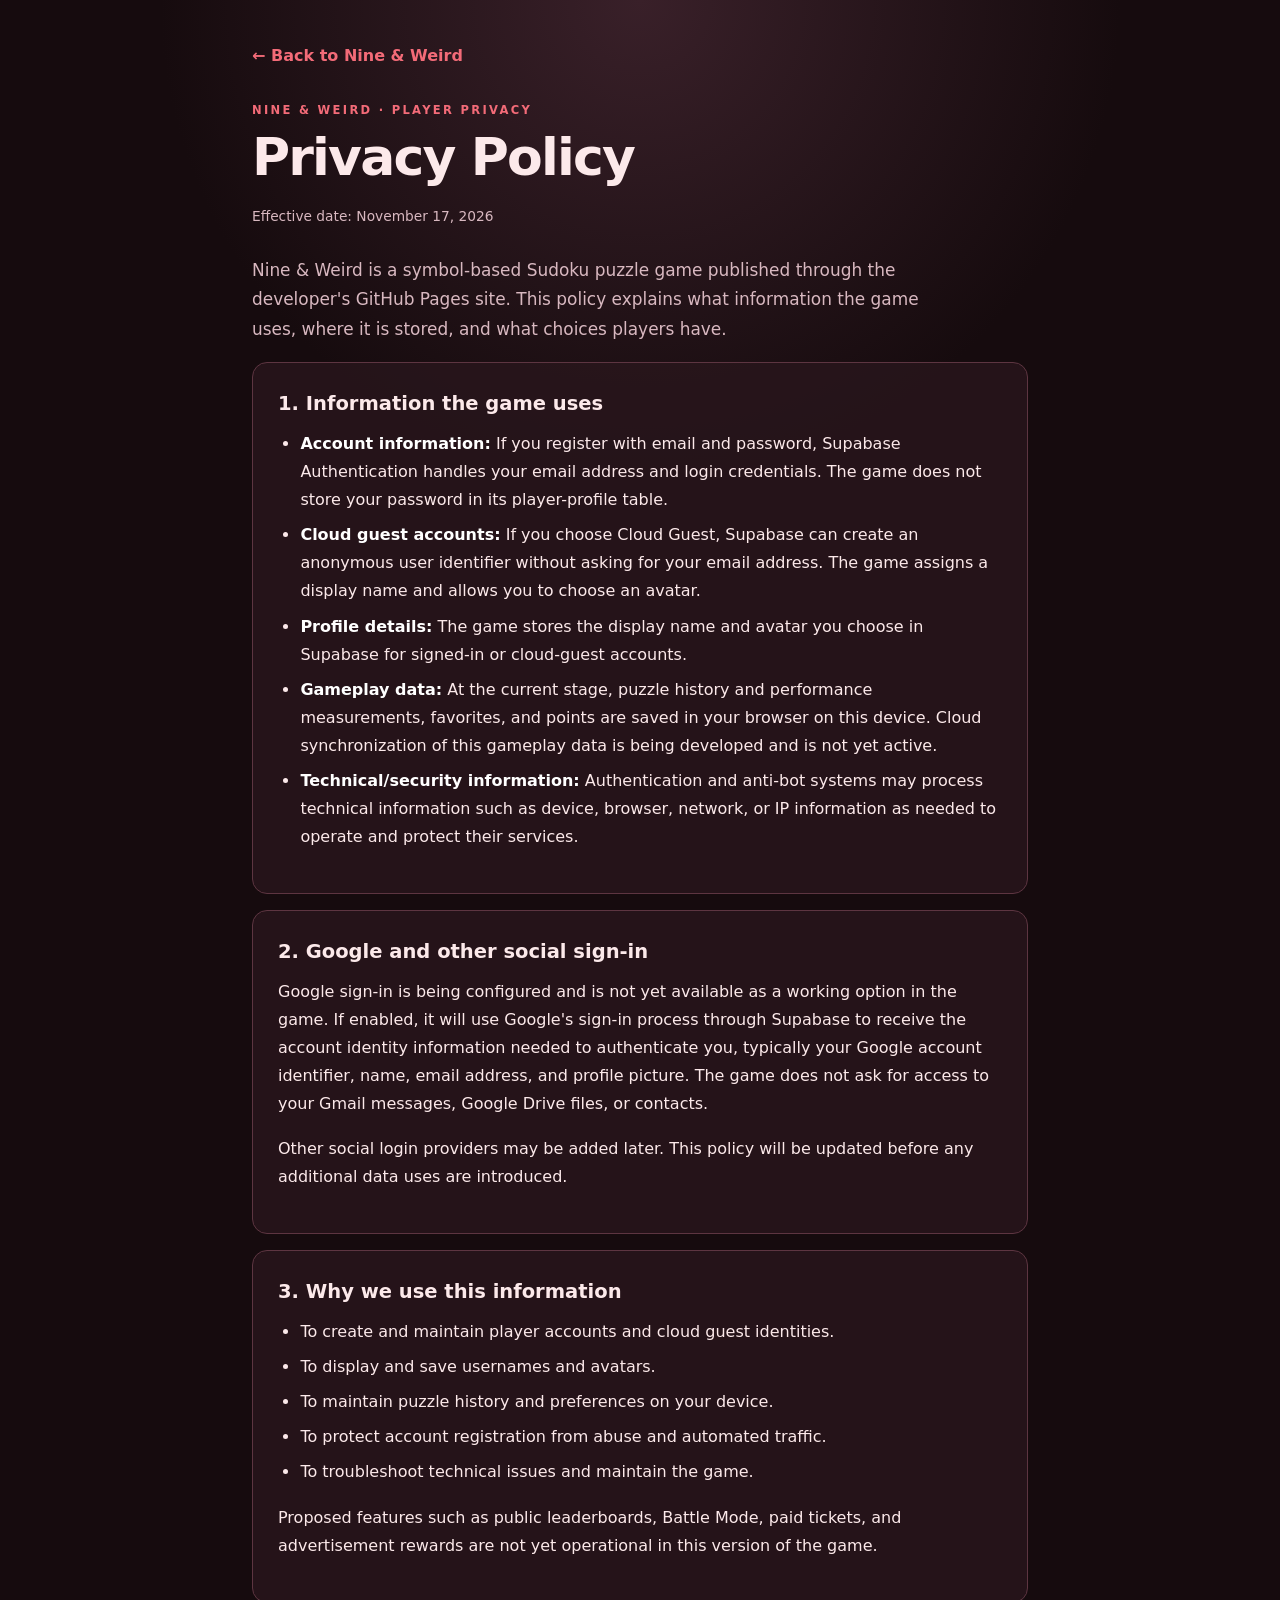
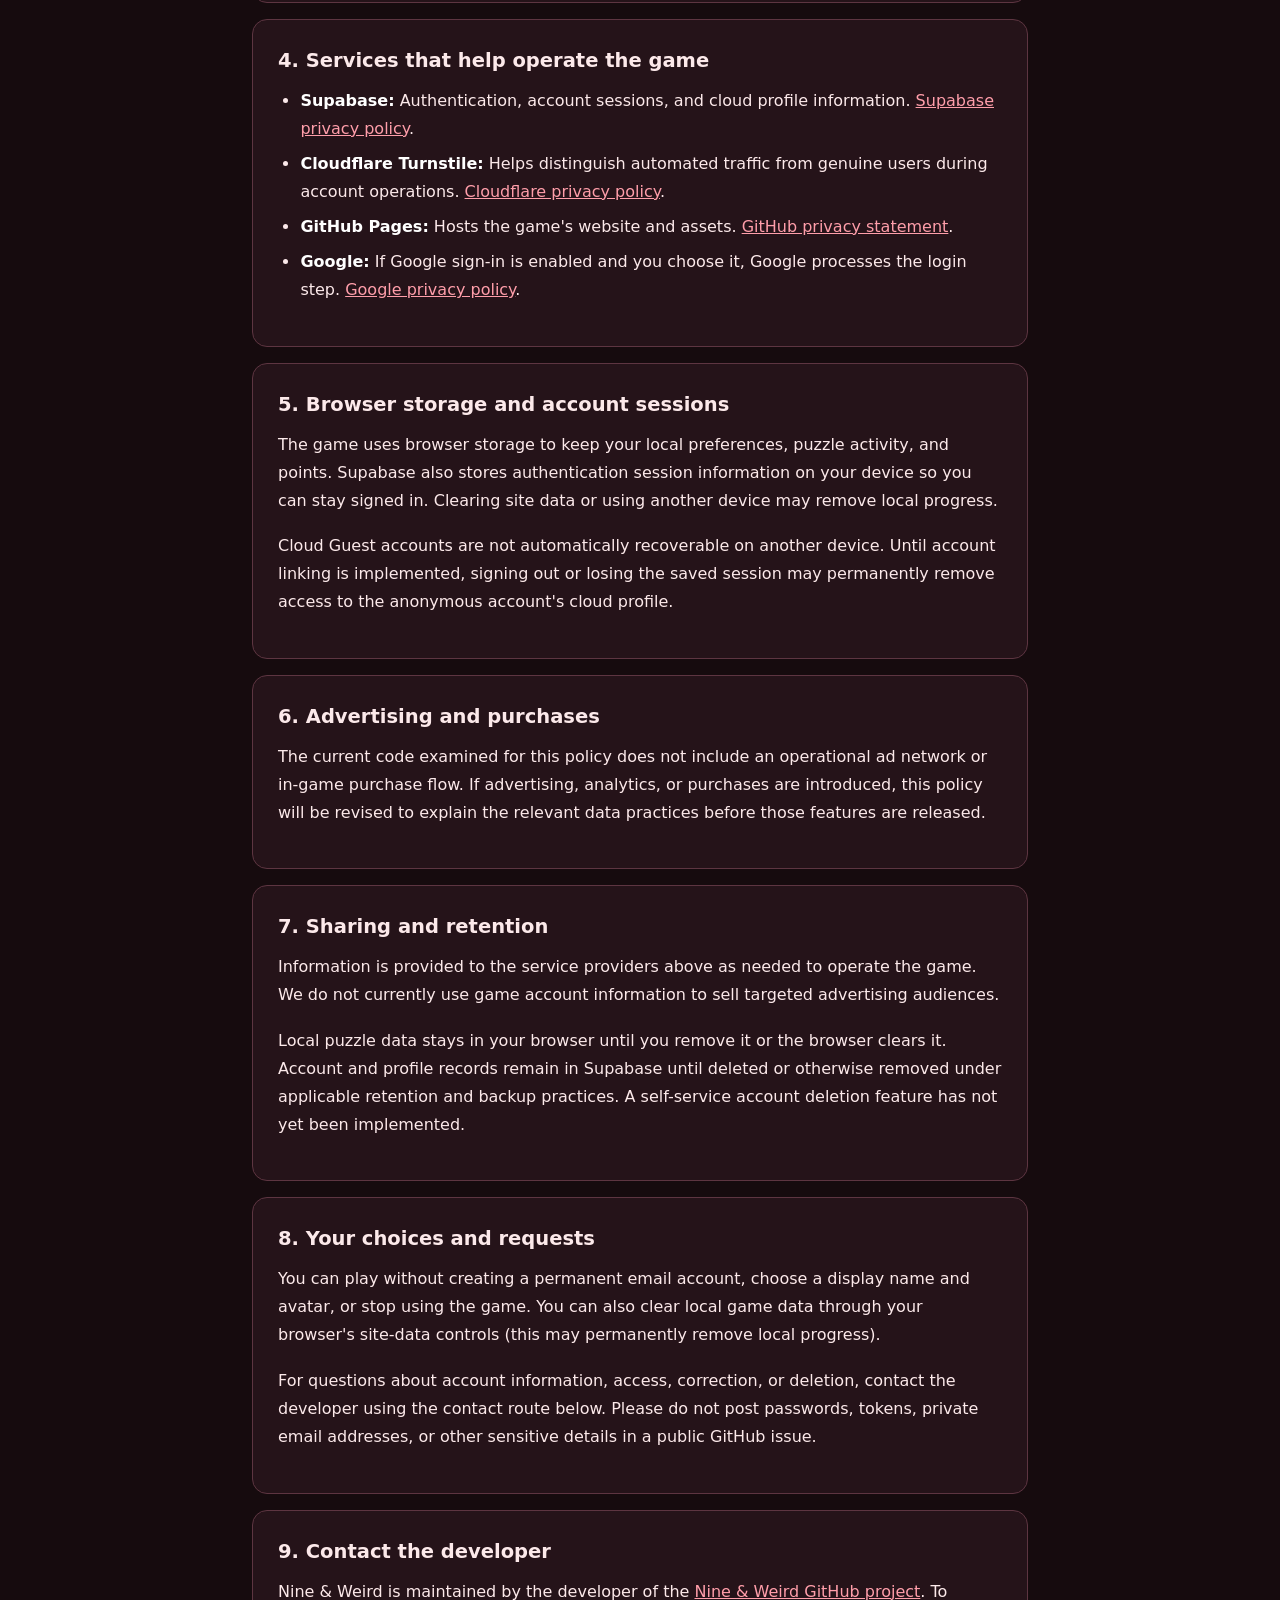
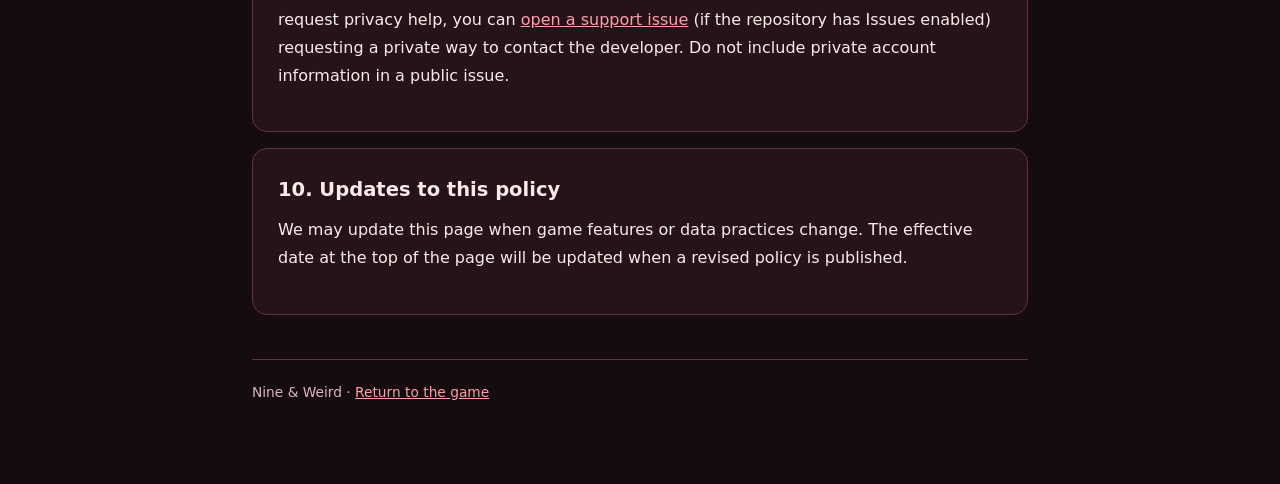
<file: privacy.html>
<!doctype html>
<html lang="en">
<head>
  <meta charset="utf-8">
  <meta name="viewport" content="width=device-width, initial-scale=1">
  <meta name="theme-color" content="#160B0E">
  <meta name="description" content="Privacy Policy for Nine & Weird, a symbol-based Sudoku puzzle game.">
  <title>Privacy Policy | Nine & Weird</title>
  <style>
    :root{color-scheme:dark;--bg:#160B0E;--panel:#29161D;--edge:#5D3541;--accent:#F36B78;--ink:#FCE9EA;--muted:#D8B8C0}
    *{box-sizing:border-box}html{scroll-behavior:smooth}body{margin:0;background:radial-gradient(circle at 50% 0,#392029 0,var(--bg) 480px);color:var(--ink);font:16px/1.75 system-ui,-apple-system,BlinkMacSystemFont,"Segoe UI",sans-serif}
    .wrap{max-width:820px;margin:0 auto;padding:42px 22px 80px}a{color:#FF9EAA}a:hover{color:#FFD3D8}.top{display:inline-block;text-decoration:none;font-weight:700;color:var(--accent);margin-bottom:30px}.eyebrow{font-size:.72rem;letter-spacing:.2em;font-weight:750;color:var(--accent)}h1{font-size:clamp(2rem,7vw,3.25rem);line-height:1.16;letter-spacing:-.035em;margin:.45rem 0 1rem}h2{font-size:1.22rem;margin:0 0 .55rem}p{margin:.55rem 0 1.1rem}ul{padding-left:1.4rem;margin:.4rem 0 1.1rem}li{margin:.45rem 0}.lead{font-size:1.06rem;color:var(--muted);max-width:680px}.date{font-size:.86rem;color:var(--muted);margin-bottom:28px}.card{background:rgba(41,22,29,.78);border:1px solid var(--edge);border-radius:15px;padding:24px 25px;margin:16px 0}strong{color:white}.footer{font-size:.86rem;color:var(--muted);margin-top:44px;border-top:1px solid var(--edge);padding-top:20px}*:focus-visible{outline:3px solid var(--accent);outline-offset:3px}@media(max-width:480px){.wrap{padding:28px 16px 65px}.card{padding:20px 17px}}
  </style>
</head>
<body>
<main class="wrap">
  <a class="top" href="./">← Back to Nine & Weird</a>
  <div class="eyebrow">NINE & WEIRD · PLAYER PRIVACY</div>
  <h1>Privacy Policy</h1>
  <p class="date">Effective date: November 17, 2026</p>
  <p class="lead">Nine & Weird is a symbol-based Sudoku puzzle game published through the developer's GitHub Pages site. This policy explains what information the game uses, where it is stored, and what choices players have.</p>
  <section class="card"><h2>1. Information the game uses</h2>
    <ul><li><strong>Account information:</strong> If you register with email and password, Supabase Authentication handles your email address and login credentials. The game does not store your password in its player-profile table.</li>
    <li><strong>Cloud guest accounts:</strong> If you choose Cloud Guest, Supabase can create an anonymous user identifier without asking for your email address. The game assigns a display name and allows you to choose an avatar.</li>
    <li><strong>Profile details:</strong> The game stores the display name and avatar you choose in Supabase for signed-in or cloud-guest accounts.</li>
    <li><strong>Gameplay data:</strong> At the current stage, puzzle history and performance measurements, favorites, and points are saved in your browser on this device. Cloud synchronization of this gameplay data is being developed and is not yet active.</li>
    <li><strong>Technical/security information:</strong> Authentication and anti-bot systems may process technical information such as device, browser, network, or IP information as needed to operate and protect their services.</li></ul>
  </section>
  <section class="card"><h2>2. Google and other social sign-in</h2>
    <p>Google sign-in is being configured and is not yet available as a working option in the game. If enabled, it will use Google's sign-in process through Supabase to receive the account identity information needed to authenticate you, typically your Google account identifier, name, email address, and profile picture. The game does not ask for access to your Gmail messages, Google Drive files, or contacts.</p>
    <p>Other social login providers may be added later. This policy will be updated before any additional data uses are introduced.</p>
  </section>
  <section class="card"><h2>3. Why we use this information</h2>
    <ul><li>To create and maintain player accounts and cloud guest identities.</li><li>To display and save usernames and avatars.</li><li>To maintain puzzle history and preferences on your device.</li><li>To protect account registration from abuse and automated traffic.</li><li>To troubleshoot technical issues and maintain the game.</li></ul>
    <p>Proposed features such as public leaderboards, Battle Mode, paid tickets, and advertisement rewards are not yet operational in this version of the game.</p>
  </section>
  <section class="card"><h2>4. Services that help operate the game</h2>
    <ul><li><strong>Supabase:</strong> Authentication, account sessions, and cloud profile information. <a href="https://supabase.com/privacy" rel="noopener noreferrer" target="_blank">Supabase privacy policy</a>.</li>
    <li><strong>Cloudflare Turnstile:</strong> Helps distinguish automated traffic from genuine users during account operations. <a href="https://www.cloudflare.com/privacypolicy/" rel="noopener noreferrer" target="_blank">Cloudflare privacy policy</a>.</li>
    <li><strong>GitHub Pages:</strong> Hosts the game's website and assets. <a href="https://docs.github.com/en/site-policy/privacy-policies/github-general-privacy-statement" rel="noopener noreferrer" target="_blank">GitHub privacy statement</a>.</li>
    <li><strong>Google:</strong> If Google sign-in is enabled and you choose it, Google processes the login step. <a href="https://policies.google.com/privacy" rel="noopener noreferrer" target="_blank">Google privacy policy</a>.</li></ul>
  </section>
  <section class="card"><h2>5. Browser storage and account sessions</h2>
    <p>The game uses browser storage to keep your local preferences, puzzle activity, and points. Supabase also stores authentication session information on your device so you can stay signed in. Clearing site data or using another device may remove local progress.</p>
    <p>Cloud Guest accounts are not automatically recoverable on another device. Until account linking is implemented, signing out or losing the saved session may permanently remove access to the anonymous account's cloud profile.</p>
  </section>
  <section class="card"><h2>6. Advertising and purchases</h2>
    <p>The current code examined for this policy does not include an operational ad network or in-game purchase flow. If advertising, analytics, or purchases are introduced, this policy will be revised to explain the relevant data practices before those features are released.</p>
  </section>
  <section class="card"><h2>7. Sharing and retention</h2>
    <p>Information is provided to the service providers above as needed to operate the game. We do not currently use game account information to sell targeted advertising audiences.</p>
    <p>Local puzzle data stays in your browser until you remove it or the browser clears it. Account and profile records remain in Supabase until deleted or otherwise removed under applicable retention and backup practices. A self-service account deletion feature has not yet been implemented.</p>
  </section>
  <section class="card"><h2>8. Your choices and requests</h2>
    <p>You can play without creating a permanent email account, choose a display name and avatar, or stop using the game. You can also clear local game data through your browser's site-data controls (this may permanently remove local progress).</p>
    <p>For questions about account information, access, correction, or deletion, contact the developer using the contact route below. Please do not post passwords, tokens, private email addresses, or other sensitive details in a public GitHub issue.</p>
  </section>
  <section class="card"><h2>9. Contact the developer</h2>
    <p>Nine & Weird is maintained by the developer of the <a href="https://github.com/ahrencore/nineandweird" target="_blank" rel="noopener noreferrer">Nine & Weird GitHub project</a>. To request privacy help, you can <a href="https://github.com/ahrencore/nineandweird/issues/new" target="_blank" rel="noopener noreferrer">open a support issue</a> (if the repository has Issues enabled) requesting a private way to contact the developer. Do not include private account information in a public issue.</p>
  </section>
  <section class="card"><h2>10. Updates to this policy</h2>
    <p>We may update this page when game features or data practices change. The effective date at the top of the page will be updated when a revised policy is published.</p>
  </section>
  <div class="footer">Nine & Weird · <a href="./">Return to the game</a></div>
</main>
</body></html>
</file>
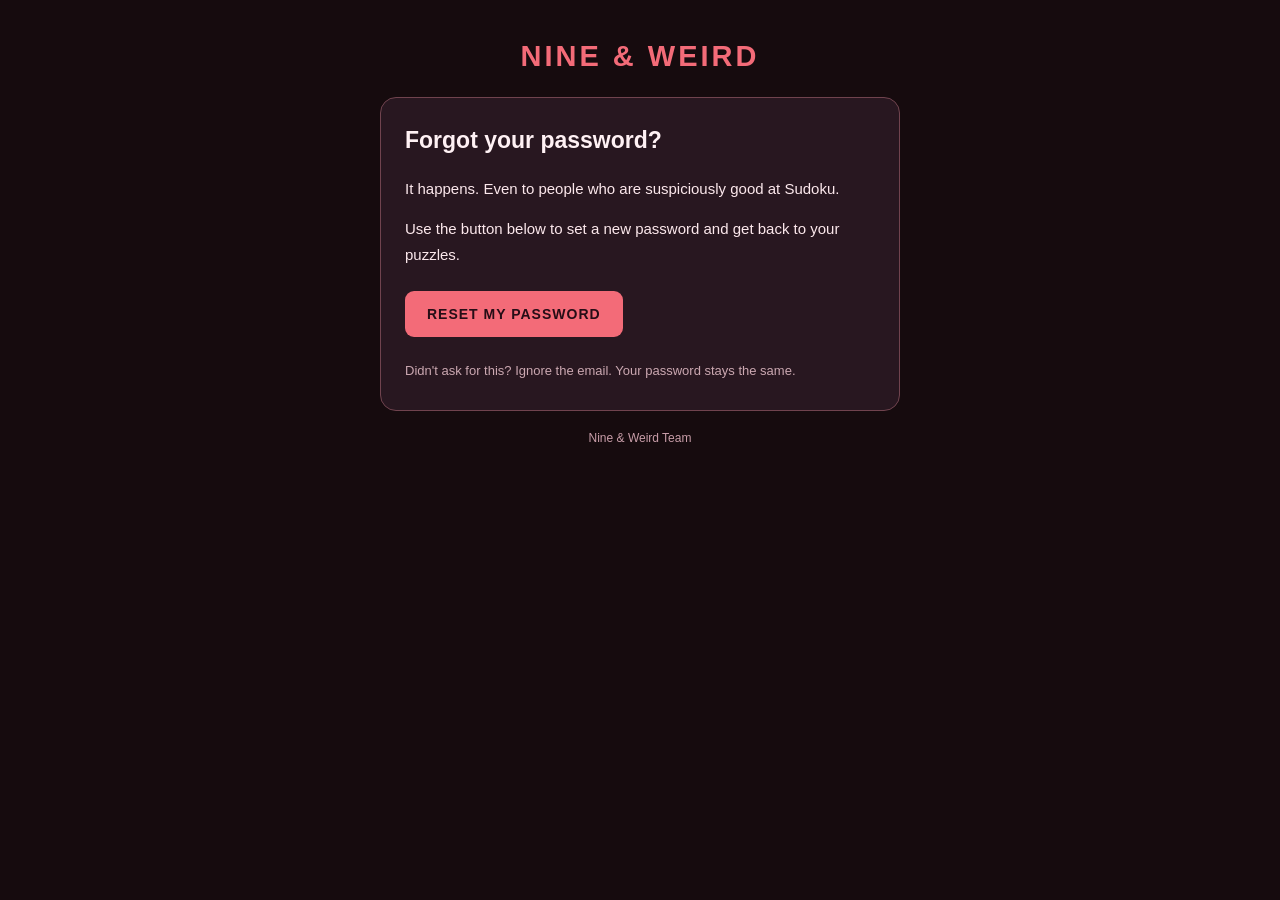
<file: supabase-reset-email.html>
<!doctype html>
<html lang="en">
<head><meta charset="utf-8"><meta name="viewport" content="width=device-width,initial-scale=1"></head>
<body style="margin:0;padding:32px 12px;background:#160B0E;color:#fce8ec;font-family:Arial,Helvetica,sans-serif;">
  <div style="max-width:520px;margin:0 auto;">
    <div style="text-align:center;padding:8px 0 24px;font-size:29px;font-weight:800;letter-spacing:3px;color:#F36B78;">NINE &amp; WEIRD</div>
    <div style="background:#281720;border:1px solid #70434e;border-radius:16px;padding:28px 24px;">
      <h1 style="font-size:23px;line-height:1.3;margin:0 0 20px;color:#fff1f4;">Forgot your password?</h1>
      <p style="font-size:15px;line-height:1.7;margin:0 0 15px;">It happens. Even to people who are suspiciously good at Sudoku.</p>
      <p style="font-size:15px;line-height:1.7;margin:0 0 24px;">Use the button below to set a new password and get back to your puzzles.</p>
      <p style="margin:0 0 24px;"><a href="{{ .ConfirmationURL }}" style="display:inline-block;background:#F36B78;color:#260d16;text-decoration:none;font-size:14px;font-weight:800;letter-spacing:1px;padding:15px 22px;border-radius:9px;">RESET MY PASSWORD</a></p>
      <p style="font-size:13px;line-height:1.6;color:#cba8b1;margin:0;">Didn't ask for this? Ignore the email. Your password stays the same.</p>
    </div>
    <p style="text-align:center;color:#c89da8;font-size:12px;margin:20px 0 0;">Nine &amp; Weird Team</p>
  </div>
</body>
</html>
</file>
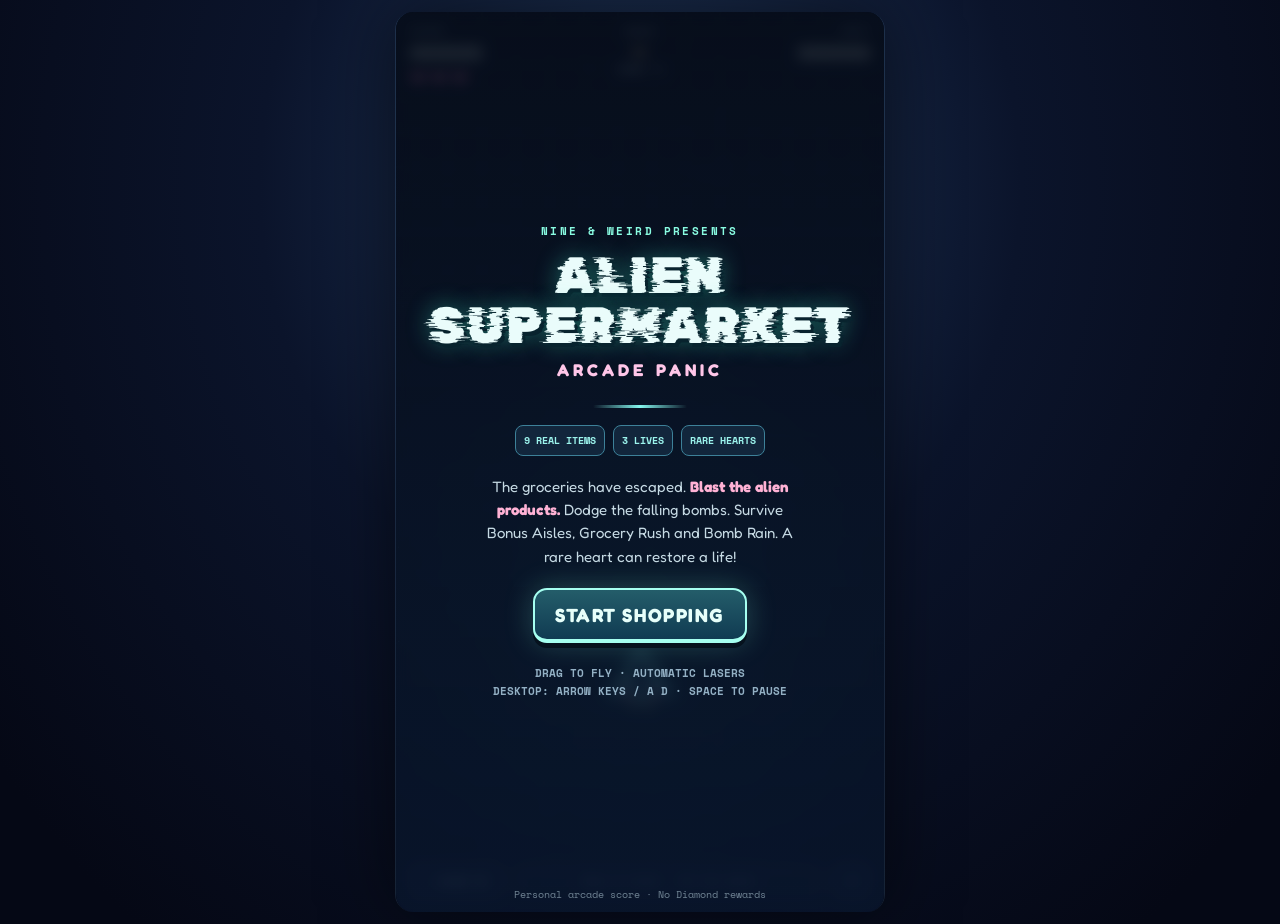
<file: aisle-panic/play.html>
<!DOCTYPE html>
<html lang="en"><head><meta charset="UTF-8"><meta name="viewport" content="width=device-width,initial-scale=1,viewport-fit=cover"><title>Nine & Weird — Alien Supermarket Arcade Prototype</title><style>
@import url('https://fonts.googleapis.com/css2?family=Space+Mono:wght@400;700&family=Rubik+Glitch&family=Fredoka:wght@400;500;600;700&display=swap');
:root{--ice:#a7fff1;--pink:#ff81bf;--yellow:#ffe5a2;--navy:#080d1d}*{box-sizing:border-box}html,body{margin:0;min-height:100%;background:#060916;color:#eafcfb;font-family:Fredoka,system-ui,sans-serif;overscroll-behavior:none}body{display:flex;flex-direction:column;align-items:center;justify-content:flex-start;background:radial-gradient(ellipse at 50% 20%,#20375b 0%,#0b142b 42%,#050815 90%)}.shell{width:min(100%,490px);height:100dvh;min-height:490px;position:relative;overflow:hidden;border-left:1px solid #42647d44;border-right:1px solid #42647d44;box-shadow:0 0 70px #0008;touch-action:none}.stage{position:absolute;inset:0;width:100%;height:100%;display:block;touch-action:none}.top{position:absolute;top:0;left:0;right:0;padding:calc(env(safe-area-inset-top) + 11px) 14px 9px;display:flex;align-items:flex-start;justify-content:space-between;gap:8px;z-index:3;pointer-events:none}.stat{min-width:87px}.stat small{display:block;color:#92b7cb;font:700 10px Space Mono,monospace;letter-spacing:.1em}.stat strong{display:block;font:700 20px Space Mono,monospace;color:#f5fff6;text-shadow:0 0 12px #9afcea55}.stat.right{text-align:right}.mid{font:700 10px Space Mono,monospace;color:#b4d1da;text-align:center;padding-top:1px}.mid b{display:block;font-size:13px;color:var(--yellow);margin-top:3px}.health{display:flex;gap:5px;align-items:center;margin-top:5px}.health i{display:block;flex-shrink:0;width:16px;height:12px;background:#ff81bf;clip-path:polygon(50% 100%,0 40%,0 15%,20% 0,50% 24%,80% 0,100% 15%,100% 40%);filter:drop-shadow(0 0 4px #ff81bf)}.bottom{position:absolute;bottom:calc(env(safe-area-inset-bottom) + 12px);left:12px;right:12px;z-index:4;display:flex;gap:9px;align-items:center;justify-content:space-between;pointer-events:none}.pill{border:1px solid #a1dff47a;background:#10213acd;backdrop-filter:blur(8px);border-radius:12px;padding:9px 11px;color:#c5e6ed;font:700 10px Space Mono,monospace}.pill button{pointer-events:auto;color:#e5fff6;border:0;background:transparent;font:inherit;cursor:pointer}.tip{flex:1;text-align:center;opacity:.78}.panel{position:absolute;inset:0;display:flex;flex-direction:column;align-items:center;justify-content:center;text-align:center;padding:25px 28px;z-index:6;background:linear-gradient(#070d1ad9,#09152beb);backdrop-filter:blur(7px)}.panel[hidden]{display:none}.eyebrow{font:700 11px Space Mono,monospace;letter-spacing:.22em;color:#89fce2;margin-bottom:12px}.logo{font:400 clamp(34px,9vw,51px)/.98 'Rubik Glitch',Fredoka,sans-serif;letter-spacing:.03em;text-shadow:3px 4px 0 #08232e,0 0 23px #3aebc16b;margin:0}.logo em{display:block;font:800 17px Fredoka,sans-serif;letter-spacing:.24em;color:#ffc6e8;text-shadow:none;margin:8px 0 0}.divider{width:94px;height:3px;border-radius:5px;background:linear-gradient(90deg,transparent,#85f8ef,transparent);margin:25px 0 17px}.desc{font-size:15px;color:#c6dae4;line-height:1.55;max-width:310px;margin:0 0 20px}.desc strong{color:#ffb2d5}.primary{border:2px solid #a6fff0;border-bottom-width:4px;background:linear-gradient(#245d6a,#103b52);color:#e7fffa;font:800 19px Fredoka,sans-serif;letter-spacing:.08em;border-radius:14px;min-width:210px;padding:13px 20px;box-shadow:0 5px 0 #06121e,0 0 30px #76f4d43e;cursor:pointer;transition:transform .13s}.primary:active{transform:translateY(3px)}.sub{color:#93b0c4;font:700 11px Space Mono,monospace;margin-top:21px;line-height:1.7}.badges{display:flex;gap:8px;justify-content:center;flex-wrap:wrap;margin-bottom:19px}.badges span{font:700 10px Space Mono,monospace;padding:7px 8px;border:1px solid #3d8199;border-radius:8px;background:#12263c;color:#9cf4ed}.gameover-score{font:700 39px Space Mono,monospace;color:#baffee;text-shadow:0 0 15px #61f2d564;margin:10px 0}.muted{color:#a5c4d0;font-size:13px}.banner{position:absolute;left:0;right:0;top:27%;z-index:4;text-align:center;font:800 31px Fredoka,sans-serif;color:#e0fff7;text-shadow:0 0 12px #89ffe0;pointer-events:none;opacity:0;transform:scale(.8)}.banner.on{animation:banner .9s both}@keyframes banner{10%{opacity:1;transform:scale(1.1)}65%{opacity:1;transform:scale(1)}100%{opacity:0;transform:translateY(-22px)}}.pausebox{position:absolute;inset:0;z-index:7;display:grid;place-items:center;background:#071021d9;backdrop-filter:blur(7px)}.pausebox[hidden]{display:none}.pause-inner{text-align:center}.pause-inner h2{font:700 40px Fredoka;margin:0 0 25px}.pause-inner button{margin:8px}.legal{position:absolute;bottom:10px;left:10px;right:10px;color:#a8bfcc;font:400 10px Space Mono,monospace;opacity:.65;pointer-events:none}.key{border:1px solid #a9c8da77;border-radius:4px;padding:1px 5px}canvas{image-rendering:auto}@media(min-width:600px){.shell{height:min(920px,100dvh);min-height:550px;border-radius:18px;margin:12px 0}}@media(prefers-reduced-motion:reduce){.banner.on{animation:none;opacity:1;transform:none}}
.leavebox{position:absolute;inset:0;background:#060d1de9;z-index:10;display:grid;place-items:center;padding:20px;backdrop-filter:blur(8px)}.leavebox[hidden]{display:none}.leave-inner{width:min(100%,350px);border:2px solid #5bffd8;border-radius:18px;background:linear-gradient(#193447,#101e35);box-shadow:0 0 28px #5bffd838;padding:23px 17px;text-align:center}.leave-inner h2{font:800 25px Fredoka;margin:0 0 12px;color:#baffee}.leave-inner p{color:#d0e9eb;font-size:14px;line-height:1.5}.leave-actions{display:grid;gap:10px;margin-top:18px}.leave-actions button,.secondary-exit{border:1px solid #78cfc4;border-radius:11px;min-height:44px;padding:10px 14px;background:#244657;color:#e7fffa;font:700 14px Fredoka;cursor:pointer}.leave-actions button:first-child{background:#86f9e0;color:#102637}.secondary-exit{margin-top:8px!important;background:#14243b}</style></head><body><div class="shell" id="shell"><canvas id="stage" class="stage" aria-label="Playable arcade shooter with supermarket enemies"></canvas><div class="top"><div class="stat"><small>SCORE</small><strong id="score">000000</strong><div class="health" id="health"><i></i><i></i><i></i></div></div><div class="mid">AISLE <b id="wave">01</b><span id="combo">COMBO ×1</span></div><div class="stat right"><small>BEST</small><strong id="best">000000</strong></div></div><div class="banner" id="banner">AISLE 01</div><div class="bottom"><div class="pill"><button id="sound" type="button" aria-label="Toggle sound">♪ SOUND ON</button></div><div class="pill tip">DRAG TO STEER · TAP FOR AUDIO</div><div class="pill"><button id="pause" type="button">Ⅱ</button></div></div><div class="panel" id="menu"><div class="eyebrow">NINE & WEIRD PRESENTS</div><h1 class="logo">ALIEN<br>SUPERMARKET<em>ARCADE PANIC</em></h1><div class="divider"></div><div class="badges"><span>9 REAL ITEMS</span><span>3 LIVES</span><span>RARE HEARTS</span></div><p class="desc">The groceries have escaped. <strong>Blast the alien products.</strong> Dodge the falling bombs. Survive Bonus Aisles, Grocery Rush and Bomb Rain. A rare heart can restore a life!</p><button class="primary" id="start">START SHOPPING</button><div class="sub">DRAG TO FLY · AUTOMATIC LASERS<br>DESKTOP: ARROW KEYS / A D · SPACE TO PAUSE</div><div class="legal">Personal arcade score · No Diamond rewards</div></div><div class="panel" id="gameover" hidden><div class="eyebrow">CHECKOUT CLOSED</div><h2 class="logo">GAME OVER<em>THE AISLE WON</em></h2><p class="muted" id="endline">Nice shooting.</p><div class="gameover-score" id="finalscore">000000</div><div class="badges"><span id="finalwave">AISLE 01</span><span id="finalbest">BEST 000000</span></div><button class="primary" id="again">PLAY AGAIN</button><button class="primary" id="toLanding" style="margin-top:10px;background:#173648;color:#cafff1;border:1px solid #5bffd8">RETURN</button><p class="sub">3 lives to start · Rare hearts restore a life · Maximum 5 lives</p></div><div class="pausebox" id="pausebox" hidden><div class="pause-inner"><h2>PAUSED</h2><button class="primary" id="resume">RESUME</button><button class="secondary-exit" id="pauseExit" type="button">END RUN</button><p class="sub">ESC / SPACE TO RESUME</p></div></div><div class="leavebox" id="leavebox" hidden><div class="leave-inner" role="dialog" aria-modal="true" aria-labelledby="leaveTitle"><h2 id="leaveTitle">LEAVE THIS RUN?</h2><p>Leaving ends this run. Your score will be saved if it beats your personal best.</p><div class="leave-actions"><button type="button" id="stayRun">NO, CONTINUE</button><button type="button" id="confirmLeave">YES, END RUN</button></div></div></div></div><script>
(()=>{'use strict';const canvas=document.querySelector('#stage'),ctx=canvas.getContext('2d',{alpha:false}),shell=document.querySelector('#shell');const $=id=>document.getElementById(id);const clamp=(v,a,b)=>Math.max(a,Math.min(b,v)),rand=(a,b)=>a+Math.random()*(b-a);const filenames=['01_canned_moonlight.png','02_radioactive_milk.png','03_eyeball_cereal.png','04_bottled_screams.png','05_plasma_chips.png','06_alien_noodles.png','07_ufo_juice.png','08_meteor_popcorn.png','09_saturn_snack_cup.png'];const base='../assets/alien/';const sprites=filenames.map(name=>{const image=new Image();image.decoding='async';image.src=base+name;return image});const labels=['MOONLIGHT','MILK','CEREAL','SCREAMS','CHIPS','NOODLES','JUICE','POPCORN','SNACK'];let W=0,H=0,dpr=1,mode='menu',last=0,run=0,score=0,best=0,combo=0,comboT=0,life=3,wave=1,waveT=0,spawnT=0,bombT=0,fireT=0,invuln=0,shake=0,flash=0,player={x:0,y:0,tx:0},bullets=[],enemies=[],bombs=[],particles=[],texts=[],stars=[],keys=new Set(),pointer=false,sfx=true,audio=null,gameTime=0,hearts=[],heartCooldown=0,aisleHits=0,aisleBombs=0,aisleKills=0,fever=false;try{best=Number(localStorage.getItem('nw-aisle-best:'+new URLSearchParams(location.search).get('player'))||0)||0}catch(e){}try{sfx=localStorage.getItem('nw-aisle-sound')!=='off'}catch(e){}$('best').textContent=String(best).padStart(6,'0');function resize(){const r=shell.getBoundingClientRect();W=r.width;H=r.height;dpr=Math.min(devicePixelRatio||1,2);canvas.width=Math.round(W*dpr);canvas.height=Math.round(H*dpr);canvas.style.width=W+'px';canvas.style.height=H+'px';ctx.setTransform(dpr,0,0,dpr,0,0);if(!player.x){player.x=W/2;player.tx=player.x}player.y=H-110;stars=Array.from({length:75},()=>({x:rand(0,W),y:rand(0,H),v:rand(15,90),r:rand(.6,1.9),a:rand(.2,.9)}))}new ResizeObserver(resize).observe(shell);resize();// Lightweight original Web Audio effects. The first touch/key unlocks audio on browsers.
let audioMaster=null,ambientAt=0,audioReady=false;
function unlockAudio(){
 if(!sfx)return;
 try{
  const AudioAPI=window.AudioContext||window.webkitAudioContext;
  if(!AudioAPI)return;
  if(!audio){
   audio=new AudioAPI();
   audioMaster=audio.createGain();audioMaster.gain.value=.42;
   const limiter=audio.createDynamicsCompressor();
   limiter.threshold.value=-18;limiter.knee.value=18;limiter.ratio.value=9;
   limiter.attack.value=.005;limiter.release.value=.12;
   audioMaster.connect(limiter);limiter.connect(audio.destination);
  }
  if(audio.state==='suspended')void audio.resume().then(()=>{audioReady=audio.state==='running'}).catch(()=>{});
  audioReady=audio.state==='running';
 }catch(e){console.warn('Aisle Panic audio unavailable:',e.message)}
}
function tone(freq,duration=.09,wave='square',volume=.08,slide=.65,when=0){
 if(!sfx||!audio||audio.state!=='running'||!audioMaster)return;
 const t=audio.currentTime+when;
 const oscillator=audio.createOscillator(),gain=audio.createGain();
 oscillator.type=wave;
 oscillator.frequency.setValueAtTime(Math.max(50,freq),t);
 oscillator.frequency.exponentialRampToValueAtTime(Math.max(50,freq*slide),t+duration);
 gain.gain.setValueAtTime(.0001,t);
 gain.gain.exponentialRampToValueAtTime(Math.max(.0002,volume),t+.004);
 gain.gain.exponentialRampToValueAtTime(.0001,t+duration);
 oscillator.connect(gain);gain.connect(audioMaster);
 oscillator.start(t);oscillator.stop(t+duration+.01);
}
function beep(f=440,d=.06,type='square',vol=.035){
 if(!sfx)return;
 if(!audioReady){unlockAudio();if(!audioReady)return}
 tone(f,d,type,vol*2.1,.57);
}
function arcadeSound(which){
 if(!sfx||!audioReady)return;
 switch(which){
  case 'laser':tone(1120,.075,'square',.055,.33);tone(670,.045,'triangle',.025,.45,.015);break;
  case 'pop':tone(420+Math.random()*140,.1,'triangle',.11,.52);tone(850,.052,'square',.018,.34);break;
  case 'bomb':tone(140,.24,'sawtooth',.14,.4);tone(72,.28,'triangle',.12,.65,.035);break;
  case 'ouch':tone(320,.21,'sawtooth',.12,.25);tone(190,.23,'square',.048,.45,.06);break;
  case 'heart':tone(600,.11,'sine',.095,1.18);tone(820,.15,'sine',.1,1.18,.12);tone(1100,.23,'triangle',.075,1.1,.27);break;
  case 'bonus':tone(620,.095,'triangle',.075,1.1);tone(780,.095,'triangle',.075,1.1,.12);tone(1040,.18,'sine',.09,1.05,.24);break;
  case 'warning':tone(490,.12,'sawtooth',.065,.82);tone(390,.12,'sawtooth',.065,.82,.17);break;
  case 'gameover':tone(420,.2,'triangle',.075,.86);tone(310,.2,'triangle',.075,.85,.22);tone(210,.4,'triangle',.08,.73,.44);break;
  case 'start':tone(530,.1,'triangle',.075,1.3);tone(795,.14,'triangle',.08,1.18,.12);break;
 }
}
function arcadeAmbience(dt){
 if(!sfx||!audioReady||!audio||audio.state!=='running'||mode!=='play')return;
 ambientAt-=dt;
 if(ambientAt<=0){
  // Very quiet background arcade pulse; never masks the shoot and hit effects.
  tone(wave>=8?94:82,.14,'sine',.010,1.04);
  ambientAt=1.15;
 }
}
function ui(){ $('score').textContent=String(score).padStart(6,'0');$('best').textContent=String(Math.max(score,best)).padStart(6,'0');$('health').innerHTML=Array.from({length:Math.max(0,life)},()=>'<i></i>').join('');$('wave').textContent=String(wave).padStart(2,'0');$('combo').textContent='COMBO ×'+Math.max(1,Math.min(9,combo))}function banner(txt){let el=$('banner');el.textContent=txt;el.classList.remove('on');void el.offsetWidth;el.classList.add('on')}function start(){mode='play';run=0;score=0;combo=0;life=3;wave=1;waveT=0;hearts=[];heartCooldown=20;aisleHits=0;aisleBombs=0;aisleKills=0;fever=false;spawnT=.1;bombT=2.9;fireT=.1;invuln=1;shake=0;flash=0;gameTime=0;bullets=[];enemies=[];bombs=[];particles=[];texts=[];player.x=W/2;player.tx=W/2;player.y=H-112;$('menu').hidden=true;$('gameover').hidden=true;$('pausebox').hidden=true;ui();banner('AISLE 01');arcadeSound('start')}function end(abandoned=false){if(mode==='over')return;mode='over';$('leavebox').hidden=true;$('pausebox').hidden=true;if(score>best){best=score;try{localStorage.setItem('nw-aisle-best:'+new URLSearchParams(location.search).get('player'),String(best))}catch(e){}}$('finalscore').textContent=String(score).padStart(6,'0');$('finalbest').textContent='BEST '+String(best).padStart(6,'0');$('finalwave').textContent='AISLE '+String(wave).padStart(2,'0');$('endline').textContent=score>=best&&score>0?'NEW PERSONAL BEST!':abandoned?'Run ended. Your score has been recorded.':'You cleared '+(wave-1)+' full aisles.';$('gameover').hidden=false;arcadeSound('gameover')}function pause(){if(!$('leavebox').hidden)return;if(mode==='play'){mode='pause';$('pausebox').hidden=false}else if(mode==='pause'){mode='play';$('pausebox').hidden=true;last=performance.now()}}$('start').onclick=start;$('again').onclick=start;$('toLanding').onclick=()=>{location.href='index.html?player='+encodeURIComponent(new URLSearchParams(location.search).get('player')||'guest')};const leave=$('leavebox');let leaveBefore='play';
function requestLeave(){
 if(mode==='over'){$('toLanding').focus();return}if(mode==='menu'){location.href='index.html?player='+encodeURIComponent(new URLSearchParams(location.search).get('player')||'guest');return}
 if(!leave.hidden)return;
 leaveBefore=mode;mode='leave';$('pausebox').hidden=true;leave.hidden=false;$('stayRun').focus();
}
$('stayRun').onclick=()=>{leave.hidden=true;mode=leaveBefore==='pause'?'pause':'play';$('pausebox').hidden=mode!=='pause';last=performance.now()};
$('confirmLeave').onclick=()=>end(true);
$('pauseExit').onclick=requestLeave;
window.addEventListener('message',e=>{if(e.origin===location.origin&&e.source===window.parent&&e.data?.type==='nw-aisle-request-back')requestLeave()});
$('pause').onclick=pause;$('resume').onclick=pause;$('sound').textContent=sfx?'♪ SOUND ON':'♪ SOUND OFF';$('sound').onclick=()=>{sfx=!sfx;try{localStorage.setItem('nw-aisle-sound',sfx?'on':'off')}catch(e){}$('sound').textContent=sfx?'♪ SOUND ON':'♪ SOUND OFF';if(sfx){unlockAudio();arcadeSound('heart')}else if(audio?.state==='running')void audio.suspend().catch(()=>{})};addEventListener('keydown',e=>{if(!e.repeat)unlockAudio();if(['ArrowLeft','ArrowRight','ArrowUp','ArrowDown',' ','Escape'].includes(e.key))e.preventDefault();keys.add(e.key.toLowerCase());if((e.key===' '||e.key==='Escape')&&!e.repeat){if(!leave.hidden){if(e.key==='Escape')$('stayRun').click()}else pause()}if(e.key==='Enter'&&mode==='menu')start()});addEventListener('keyup',e=>keys.delete(e.key.toLowerCase()));function movePointer(e){const rect=canvas.getBoundingClientRect();player.tx=clamp(e.clientX-rect.left,25,W-25)}canvas.addEventListener('pointerdown',e=>{if(mode==='play'){unlockAudio();pointer=true;canvas.setPointerCapture(e.pointerId);movePointer(e)}});canvas.addEventListener('pointermove',e=>{if(mode==='play'&&pointer)movePointer(e)});canvas.addEventListener('pointerup',()=>pointer=false);canvas.addEventListener('pointercancel',()=>pointer=false);
function burst(x,y,n,color,power=1){for(let i=0;i<n;i++){const a=Math.PI*2*Math.random(),v=rand(30,150)*power;particles.push({x,y,vx:Math.cos(a)*v,vy:Math.sin(a)*v,age:0,max:rand(.25,.7),r:rand(1.5,3.8),color})}}function floatText(x,y,msg,color='#a9fff0',size=14){texts.push({x,y,msg,color,size,age:0})}function challengeType(n=wave){if(n%10===5)return 'bonus';if(n%10===8)return 'rain';if(n%10===3)return 'rush';return 'normal'}function challengeName(n=wave){return ({bonus:'BONUS AISLE!',rain:'BOMB RAIN!',rush:'GROCERY RUSH!',normal:'AISLE '+String(n).padStart(2,'0')})[challengeType(n)]}function enemySpawn(){const id=Math.floor(Math.random()*9),x=rand(34,W-34),movement=id%4;const kind=challengeType(),speed=(32+wave*5+rand(5,22))*(kind==='bonus'?1.55:kind==='rush'?1.32:1);enemies.push({id,x,y:-50,base:x,t:rand(0,7),w:rand(26,50),speed,movement,hp:id===8?2:1,age:0,phase:rand(0,7),r:24})}function bombSpawn(){let x=rand(35,W-35);if(Math.random()<.35)x=clamp(player.x+rand(-75,75),35,W-35);bombs.push({x,y:-42,speed:210+wave*19+rand(0,75),age:0,r:18,flash:0})}function hit(){if(invuln>0)return;aisleHits++;life--;invuln=1.45;combo=0;comboT=0;shake=10;flash=.23;burst(player.x,player.y,20,'#ff9dd2',1.5);arcadeSound('ouch');floatText(player.x,player.y-40,'OUCH!','#ff9dc6',23);ui();if(life<=0)end()}function destroyEnemy(e){let value=[10,15,20,25,30,35,40,45,55][e.id];combo=comboT>0?Math.min(9,combo+1):1;comboT=3.1;value*=combo;score+=value;aisleKills++;burst(e.x,e.y,12,['#8fffea','#ccf78e','#ffc0dd','#a8a0ff'][e.id%4],1.1);floatText(e.x,e.y,'+'+value,combo>=4?'#ffe394':'#a7fff1',combo>=5?20:15);if(combo>=5&&combo%3===0)arcadeSound('bonus');else arcadeSound('pop');ui()}function heartSpawn(){hearts.push({x:rand(45,W-45),y:-32,speed:105+Math.min(70,wave*2),r:17,age:0});heartCooldown=32+rand(0,28)}function finishAisle(){const type=challengeType();let bonus=0;if(type==='bonus')bonus=aisleKills>=12?300+wave*20:Math.min(180,aisleKills*10);else if(type==='rain')bonus=aisleHits===0?260+wave*10:0;else if(type==='rush')bonus=aisleKills>=10?220+wave*10:0;else if(aisleHits===0&&aisleBombs===0)bonus=100+wave*10;if(bonus>0){score+=bonus;floatText(W/2,H*.32,'+'+bonus+' BONUS','#ffe5a2',20);arcadeSound('bonus')}if(type==='normal'&&aisleHits===0&&aisleBombs===0)floatText(W/2,H*.24,'PERFECT AISLE!','#baffee',17);ui()}function update(dt){gameTime+=dt;run+=dt;arcadeAmbience(dt);flash=Math.max(0,flash-dt);shake=Math.max(0,shake-32*dt);invuln=Math.max(0,invuln-dt);comboT-=dt;if(comboT<=0&&combo){combo=0;ui()}for(let s of stars){s.y+=s.v*dt*(1+wave*.03);if(s.y>H){s.y=0;s.x=rand(0,W)}}if(keys.has('arrowleft')||keys.has('a'))player.tx-=360*dt;if(keys.has('arrowright')||keys.has('d'))player.tx+=360*dt;player.tx=clamp(player.tx,24,W-24);player.x+=(player.tx-player.x)*Math.min(1,dt*17);player.y=H-112;waveT+=dt;if(waveT>=17){finishAisle();wave++;waveT-=17;aisleHits=0;aisleBombs=0;aisleKills=0;/* Existing groceries, bombs and lasers stay in flight: no interruption. */floatText(W/2,H*.19,challengeName(),'#baffee',15);if(challengeType()==='rain')arcadeSound('warning');ui()}const kind=challengeType();spawnT-=dt;if(spawnT<=0){if(kind!=='rain'){enemySpawn();if((kind==='bonus'||kind==='rush')&&Math.random()<.65)enemySpawn();else if(wave>=3&&Math.random()<.19)enemySpawn()}spawnT=(kind==='rush'||kind==='bonus'?.35:clamp(.95-wave*.045,.32,.95))*rand(.75,1.13)}bombT-=dt;if(bombT<=0){if(kind!=='bonus')bombSpawn();bombT=(kind==='rain'?.63:Math.max(1.45,4-wave*.19))*rand(.8,1.2)}heartCooldown-=dt;if(heartCooldown<=0){if(life<5&&wave>=3&&Math.random()<.16)heartSpawn();else heartCooldown=20+rand(0,18)}fireT-=dt;if(fireT<=0){for(let x of (wave>=4?[-8,8]:[0]))bullets.push({x:player.x+x,y:player.y-28,v:-640,r:3});fireT=wave>=4?.17:.21;arcadeSound('laser')}for(let i=bullets.length-1;i>=0;i--){let b=bullets[i];b.y+=b.v*dt;if(b.y<-20)bullets.splice(i,1)}for(let i=enemies.length-1;i>=0;i--){const e=enemies[i];e.age+=dt;e.y+=e.speed*dt;const a=e.age*([1.35,1.6,1.45,2][e.movement]);e.x=clamp(e.base+(e.movement===0?Math.sin(a)*32:e.movement===1?Math.sin(a)*58:e.movement===2?Math.sin(a*.6)*28:Math.sin(a*1.25)*48),25,W-25);if(e.y>H+50){enemies.splice(i,1);continue}if(Math.hypot(e.x-player.x,e.y-player.y)<e.r+15){enemies.splice(i,1);hit();continue}let dead=false;for(let j=bullets.length-1;j>=0;j--){const b=bullets[j];if(Math.abs(b.x-e.x)<e.r&&Math.abs(b.y-e.y)<e.r){bullets.splice(j,1);e.hp--;burst(b.x,b.y,3,'#deffec',.3);if(e.hp<=0){destroyEnemy(e);enemies.splice(i,1);dead=true}break}}}for(let i=bombs.length-1;i>=0;i--){const b=bombs[i];b.y+=b.speed*dt;b.age+=dt;if(b.y>H+30){bombs.splice(i,1);continue}if(Math.hypot(b.x-player.x,b.y-player.y)<b.r+17){bombs.splice(i,1);hit();continue}for(let j=bullets.length-1;j>=0;j--){const p=bullets[j];if(Math.hypot(b.x-p.x,b.y-p.y)<b.r+4){bullets.splice(j,1);bombs.splice(i,1);burst(b.x,b.y,24,'#ff686e',1.8);shake=7;combo=0;comboT=0;aisleBombs++;score=Math.max(0,score-50);floatText(b.x,b.y,'-50!','#ff858b',21);ui();arcadeSound('bomb');break}}}for(let i=hearts.length-1;i>=0;i--){const h=hearts[i];h.age+=dt;h.y+=h.speed*dt;h.x+=Math.sin(h.age*2)*9*dt;if(h.y>H+25){hearts.splice(i,1);continue}if(Math.hypot(h.x-player.x,h.y-player.y)<h.r+17){hearts.splice(i,1);life=Math.min(5,life+1);burst(h.x,h.y,20,'#ff9abb',1);floatText(h.x,h.y-25,'+1 LIFE!','#ffbada',20);banner('EXTRA LIFE!');arcadeSound('heart');ui()}}for(let i=particles.length-1;i>=0;i--){let p=particles[i];p.age+=dt;p.x+=p.vx*dt;p.y+=p.vy*dt;p.vx*=Math.max(0,1-dt*1.7);p.vy*=Math.max(0,1-dt*1.7);if(p.age>p.max)particles.splice(i,1)}for(let i=texts.length-1;i>=0;i--){let p=texts[i];p.age+=dt;p.y-=35*dt;if(p.age>.8)texts.splice(i,1)}}function drawShip(){ctx.save();ctx.translate(player.x,player.y);const tilt=clamp((player.tx-player.x)*.005,-.24,.24);ctx.rotate(tilt);if(invuln>0&&Math.floor(gameTime*12)%2===0)ctx.globalAlpha=.35;ctx.shadowBlur=15;ctx.shadowColor='#61f8ef';ctx.fillStyle='#7ff8f2';ctx.beginPath();ctx.moveTo(0,-23);ctx.lineTo(13,-1);ctx.lineTo(22,12);ctx.lineTo(9,9);ctx.lineTo(0,15);ctx.lineTo(-9,9);ctx.lineTo(-22,12);ctx.lineTo(-13,-1);ctx.closePath();ctx.fill();ctx.shadowBlur=0;ctx.fillStyle='#192f57';ctx.beginPath();ctx.moveTo(0,-14);ctx.lineTo(6,5);ctx.lineTo(0,10);ctx.lineTo(-6,5);ctx.closePath();ctx.fill();ctx.fillStyle='#ff7fb2';ctx.fillRect(-12,7,5,6);ctx.fillRect(7,7,5,6);ctx.fillStyle='#ffe29f';ctx.globalAlpha=.7+Math.sin(gameTime*26)*.25;ctx.beginPath();ctx.moveTo(-8,13);ctx.lineTo(-5,20+Math.random()*8);ctx.lineTo(-2,13);ctx.moveTo(2,13);ctx.lineTo(5,20+Math.random()*8);ctx.lineTo(8,13);ctx.fill();ctx.restore()}function drawPixelItem(e){const img=sprites[e.id];ctx.save();ctx.translate(e.x,e.y);const bob=Math.sin(e.age*4+e.phase)*2;ctx.translate(0,bob);ctx.rotate(Math.sin(e.age*2+e.phase)*.08);if(img.complete&&img.naturalWidth>0){ctx.shadowColor='#96eefa';ctx.shadowBlur=10;ctx.drawImage(img,-27,-27,54,54)}else{const cols=['#fff5bc','#b7ffb9','#fdb7d6','#b6c7fa','#d6ffaa','#a3ffeb','#a6f3ff','#ffe1b7','#d6bdff'];ctx.shadowColor=cols[e.id];ctx.shadowBlur=14;ctx.fillStyle=cols[e.id];ctx.fillRect(-17,-19,34,38);ctx.fillStyle='#23304b';ctx.fillRect(-12,-12,24,23);ctx.fillStyle='#f7fbff';ctx.font='700 19px Space Mono';ctx.textAlign='center';ctx.fillText(String(e.id+1),0,8)}ctx.restore()}function drawBomb(b){ctx.save();ctx.translate(b.x,b.y);let glow=.6+.4*Math.sin(gameTime*15);ctx.shadowBlur=12+glow*12;ctx.shadowColor='#ff545b';ctx.fillStyle='#17141e';ctx.beginPath();ctx.arc(0,0,16,0,Math.PI*2);ctx.fill();ctx.lineWidth=3;ctx.strokeStyle='#ff7077';ctx.stroke();ctx.shadowBlur=0;ctx.strokeStyle='#ffc0a1';ctx.lineWidth=3;ctx.beginPath();ctx.moveTo(4,-13);ctx.lineTo(8,-23);ctx.lineTo(13,-19);ctx.stroke();ctx.fillStyle='#ff5d72';ctx.font='800 17px Space Mono';ctx.textAlign='center';ctx.fillText('!',0,7);ctx.restore()}function drawHeart(h){ctx.save();ctx.translate(h.x,h.y);const pulse=1+Math.sin(gameTime*7)*.08;ctx.scale(pulse,pulse);ctx.shadowColor='#ff7da7';ctx.shadowBlur=16;ctx.fillStyle='#ff86b1';ctx.beginPath();ctx.moveTo(0,13);ctx.bezierCurveTo(-28,-2,-16,-19,0,-7);ctx.bezierCurveTo(16,-19,28,-2,0,13);ctx.fill();ctx.strokeStyle='#ffdae8';ctx.lineWidth=2;ctx.stroke();ctx.restore()}function background(){let bg=ctx.createLinearGradient(0,0,0,H);bg.addColorStop(0,'#071325');bg.addColorStop(.52,'#0b1a32');bg.addColorStop(1,'#060b1a');ctx.fillStyle=bg;ctx.fillRect(0,0,W,H);ctx.strokeStyle='#85cfff11';ctx.lineWidth=1;for(let x=18;x<W;x+=34){ctx.beginPath();ctx.moveTo(x,0);ctx.lineTo(x,H);ctx.stroke()}for(let y=(gameTime*27)%34-34;y<H;y+=34){ctx.beginPath();ctx.moveTo(0,y);ctx.lineTo(W,y);ctx.stroke()}for(let s of stars){ctx.globalAlpha=s.a;ctx.fillStyle='#d8fff7';ctx.fillRect(s.x,s.y,s.r,s.r)}ctx.globalAlpha=1;let h=ctx.createRadialGradient(W/2,H*.67,10,W/2,H*.67,W*.63);h.addColorStop(0,'#116d7470');h.addColorStop(1,'#116d7400');ctx.fillStyle=h;ctx.fillRect(0,0,W,H)}function draw(){ctx.save();ctx.clearRect(0,0,W,H);background();if(shake>0)ctx.translate(rand(-shake,shake),rand(-shake,shake));for(let e of enemies)drawPixelItem(e);for(let b of bombs)drawBomb(b);for(let h of hearts)drawHeart(h);for(let p of bullets){ctx.shadowBlur=9;ctx.shadowColor='#8efff1';ctx.fillStyle='#c8fff1';ctx.fillRect(p.x-2.2,p.y-9,4.4,15)}ctx.shadowBlur=0;if(mode!=='menu'&&mode!=='over')drawShip();else if(mode==='menu'){ctx.globalAlpha=.8;ctx.translate(W/2,H*.74);ctx.scale(1.6,1.6);ctx.translate(-player.x,-player.y);drawShip();ctx.globalAlpha=1}for(let p of particles){ctx.globalAlpha=1-p.age/p.max;ctx.fillStyle=p.color;ctx.fillRect(p.x,p.y,p.r,p.r)}ctx.globalAlpha=1;for(let p of texts){ctx.globalAlpha=1-p.age/.8;ctx.fillStyle=p.color;ctx.font='800 '+p.size+'px Space Mono';ctx.textAlign='center';ctx.shadowBlur=10;ctx.shadowColor=p.color;ctx.fillText(p.msg,p.x,p.y)}ctx.globalAlpha=1;ctx.shadowBlur=0;if(flash>0){ctx.fillStyle='rgba(255,92,121,'+(flash*.5)+')';ctx.fillRect(0,0,W,H)}ctx.restore()}function frame(t){if(!last)last=t;const dt=Math.min(.04,(t-last)/1000);last=t;if(mode==='play')update(dt);else if(mode==='menu'){gameTime+=dt;for(let s of stars){s.y+=s.v*dt*.4;if(s.y>H)s.y=0}}draw();requestAnimationFrame(frame)}requestAnimationFrame(frame);if(new URLSearchParams(location.search).get('autostart')==='1')start();
})();
</script></body></html>
</file>
